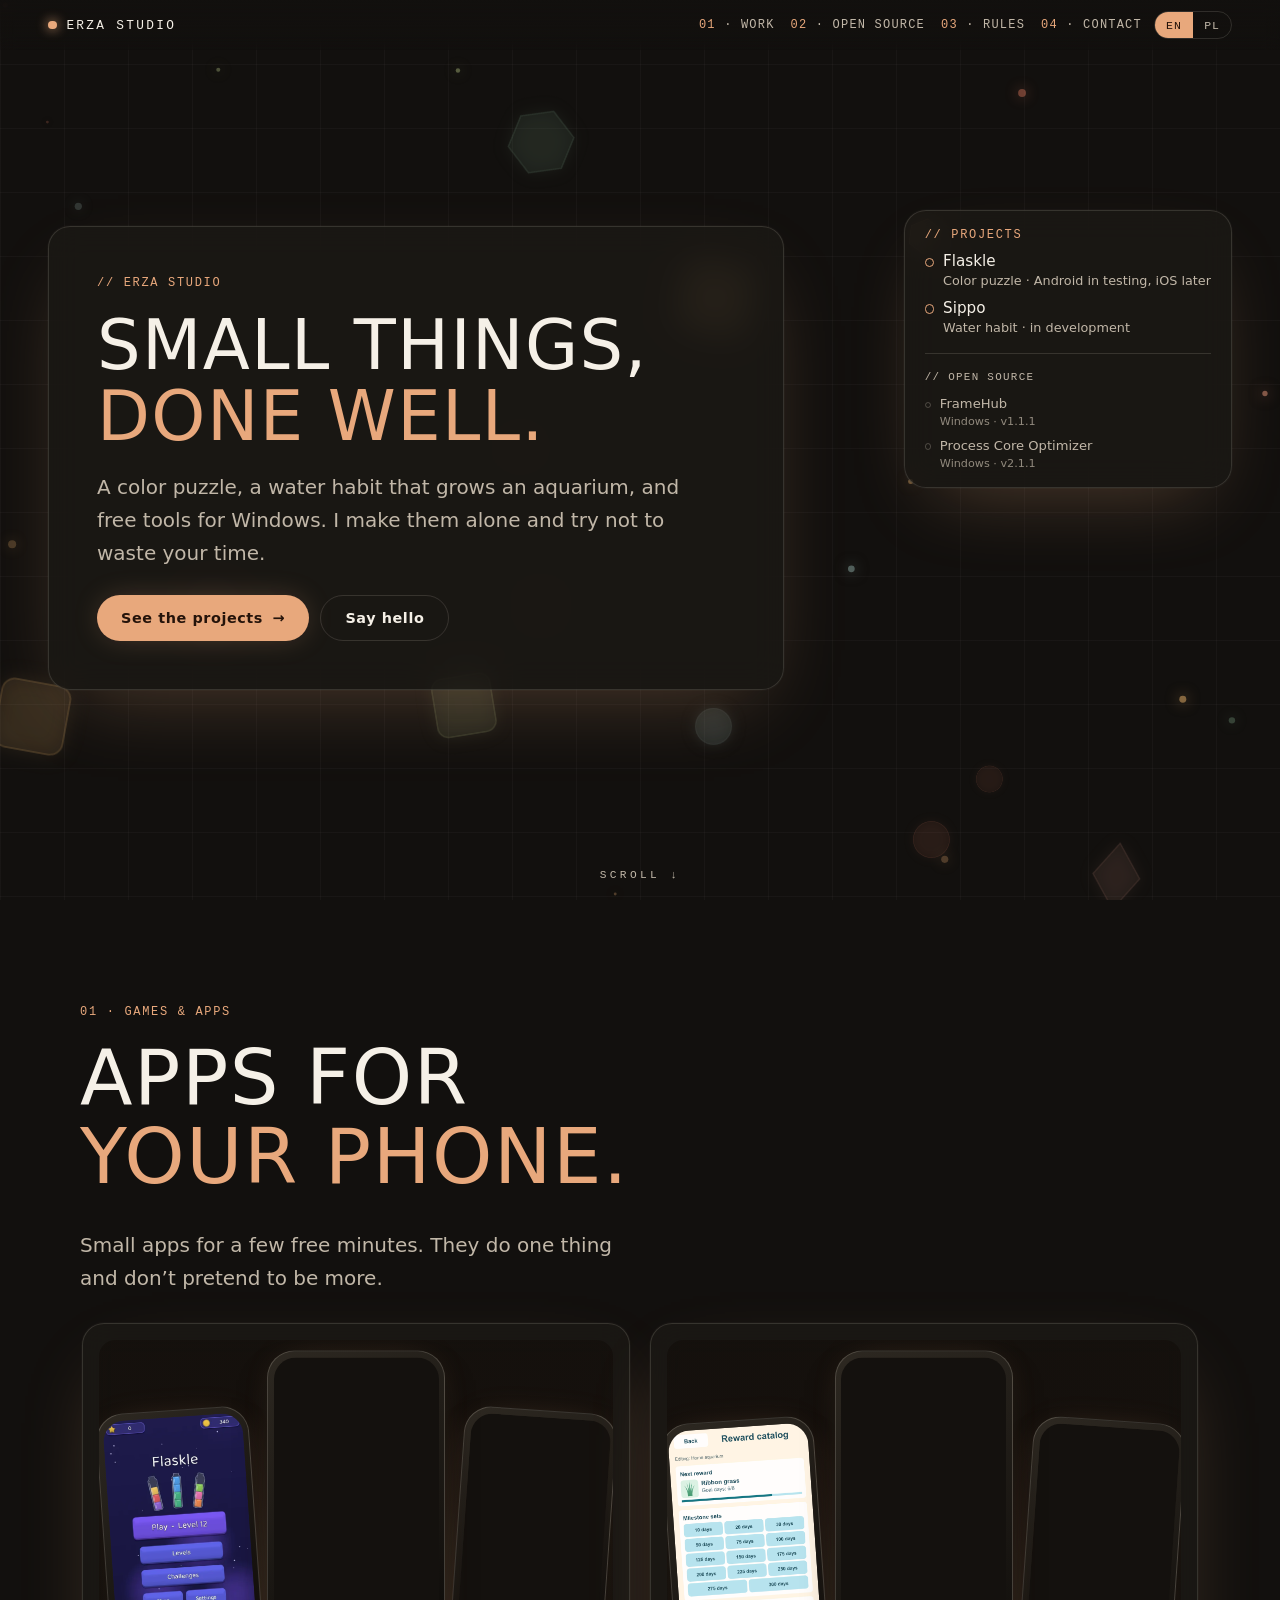
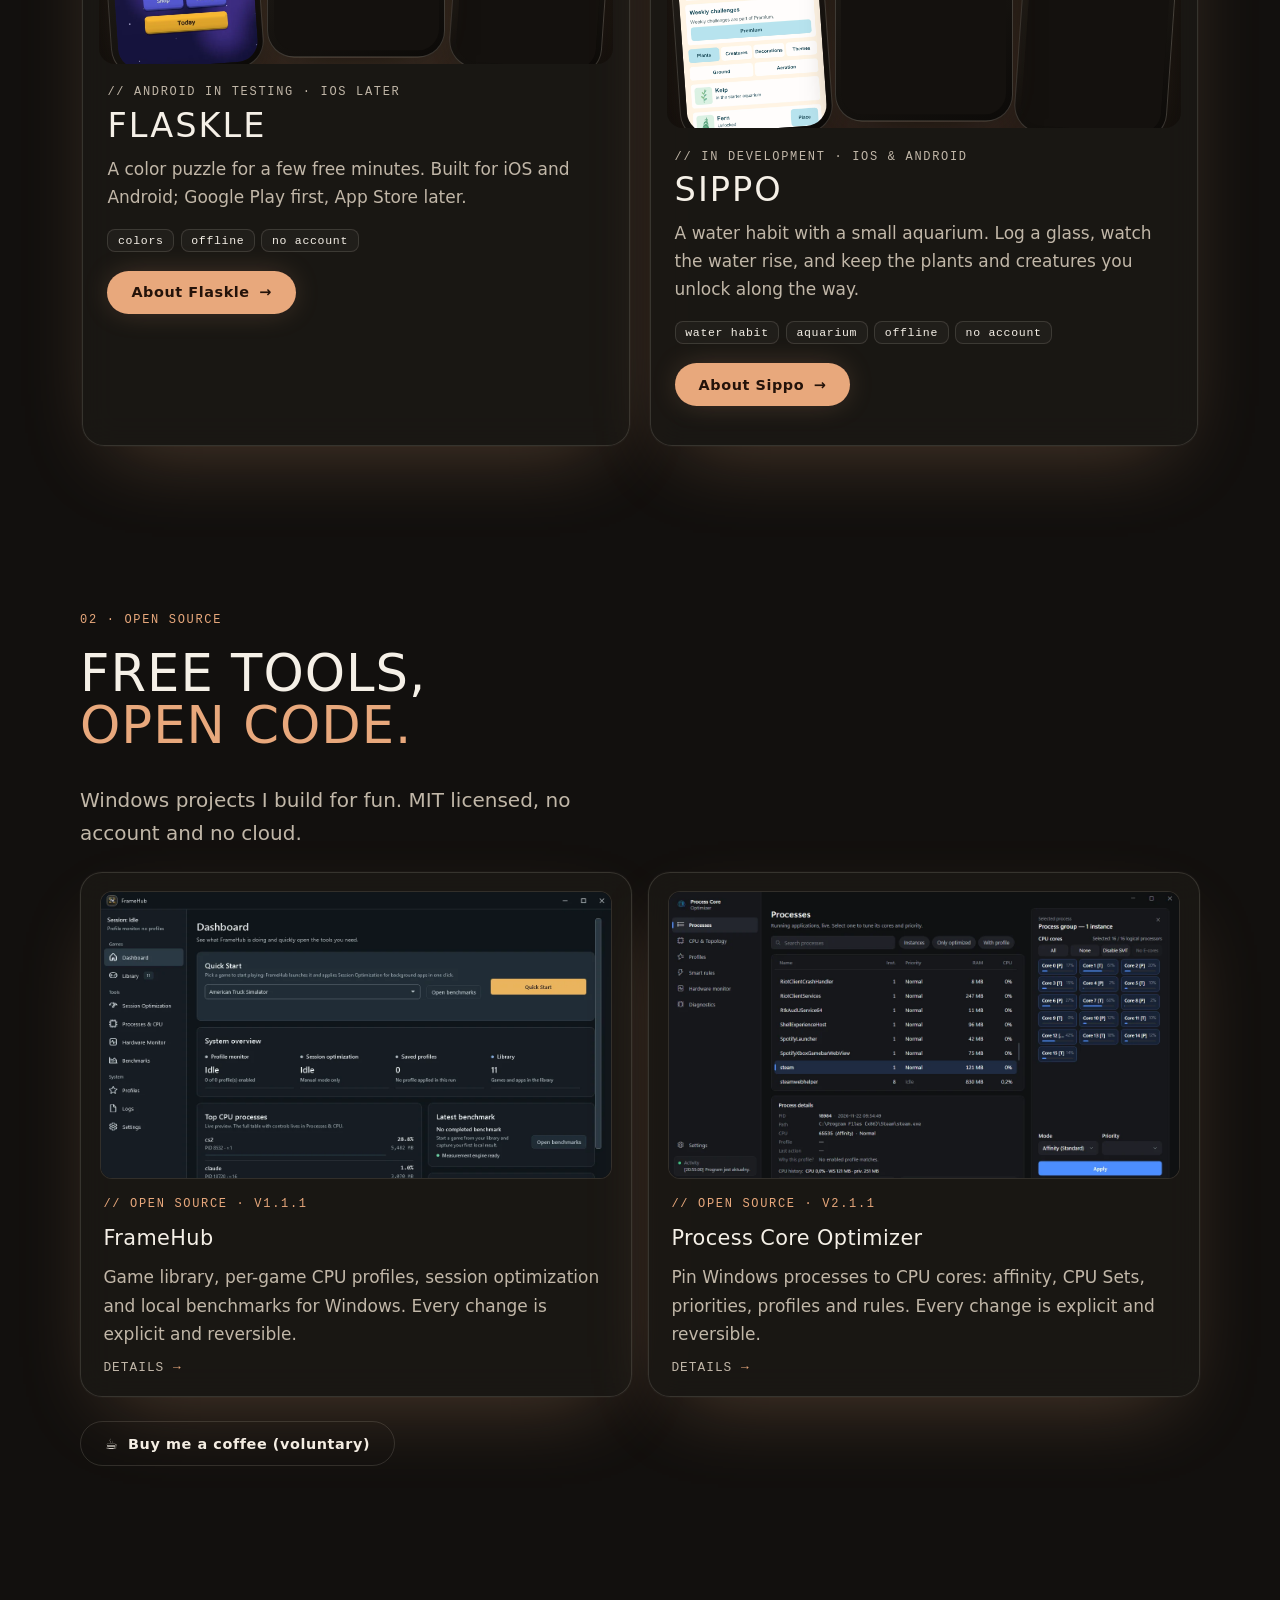
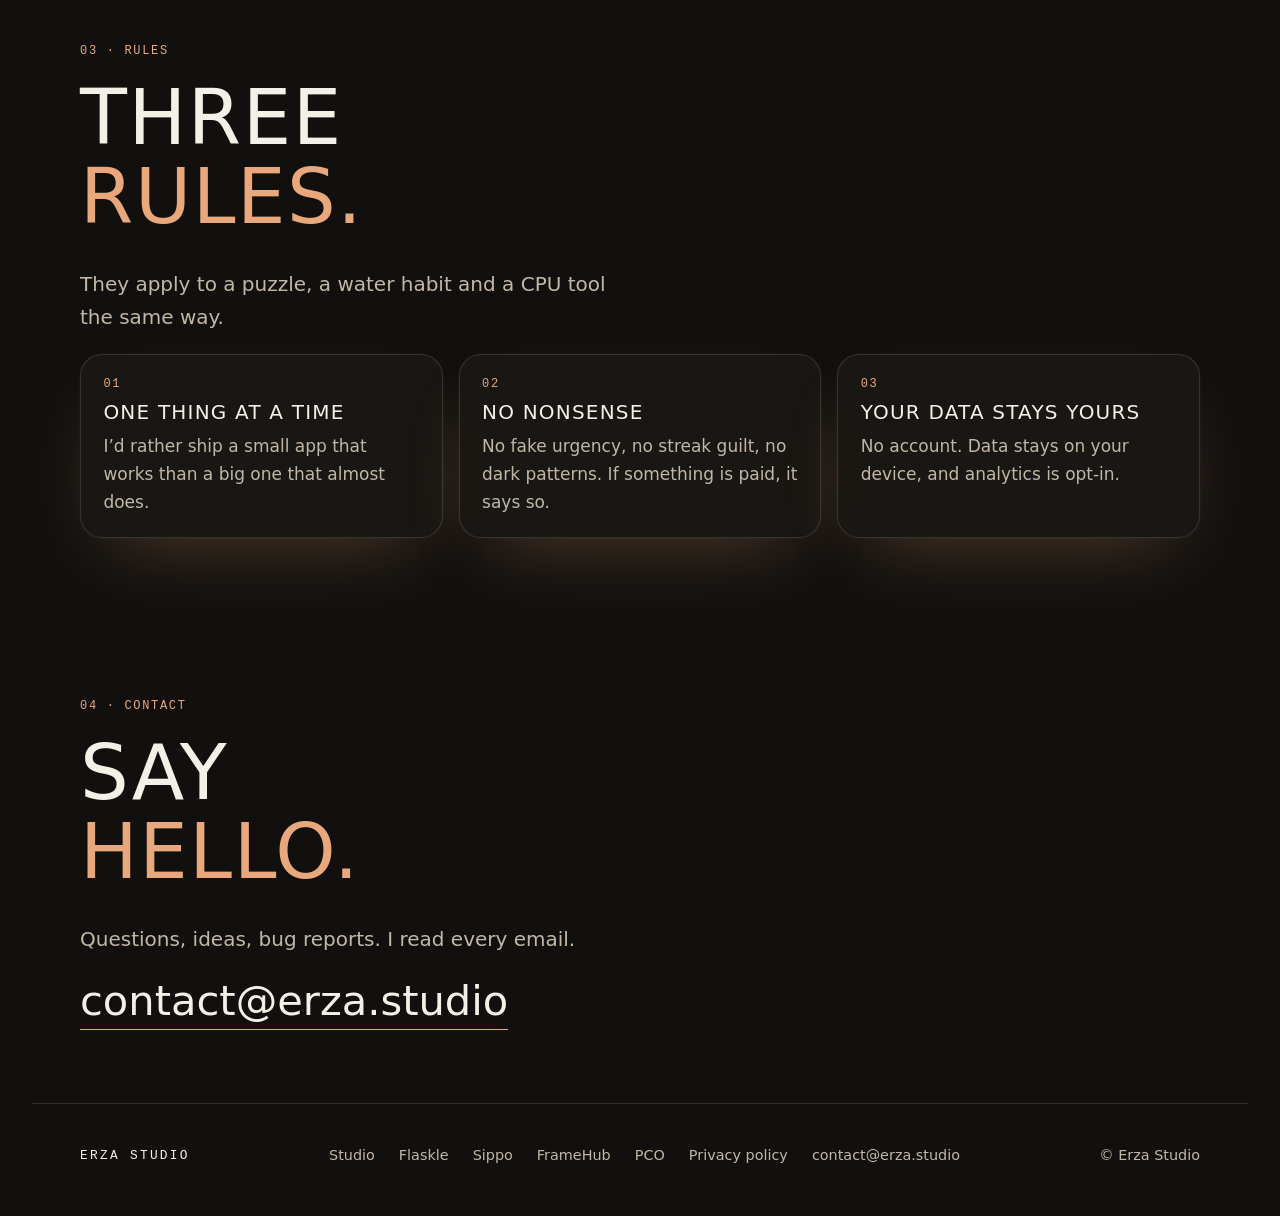
<file: index.html>
<!doctype html>
<html lang="en" data-lang="en">
<head>
<meta charset="utf-8">
<meta name="viewport" content="width=device-width, initial-scale=1">
<meta name="color-scheme" content="dark">
<meta name="theme-color" content="#12100e">
<title data-pl="Erza Studio · Gry i aplikacje na telefon">Erza Studio · Games and apps for phones</title>
<meta name="description" data-en="Flaskle, Sippo and free open-source tools for Windows. Made by one person, without accounts or noise." data-pl="Flaskle, Sippo i darmowe narzędzia open source na Windows. Robione przez jedną osobę, bez kont i zbędnego hałasu." content="Flaskle, Sippo and free open-source tools for Windows. Made by one person, without accounts or noise.">
<meta property="og:type" content="website">
<meta property="og:url" content="https://erza.studio/">
<meta property="og:site_name" content="Erza Studio">
<meta property="og:title" data-en="Erza Studio · Games and apps for phones" data-pl="Erza Studio · Gry i aplikacje na telefon" content="Erza Studio · Games and apps for phones">
<meta property="og:description" data-en="Flaskle, Sippo and free open-source tools for Windows. Made by one person." data-pl="Flaskle, Sippo i darmowe narzędzia open source na Windows. Robione przez jedną osobę." content="Flaskle, Sippo and free open-source tools for Windows. Made by one person.">
<meta property="og:image" content="https://erza.studio/sippo/shots/aquarium-en.webp?v=2">
<meta name="twitter:card" content="summary_large_image">
<link rel="canonical" href="https://erza.studio/">
<link rel="icon" href="favicon.svg" type="image/svg+xml">
<link rel="stylesheet" href="studio.css">
<script>document.documentElement.classList.add("js")</script>
</head>
<body>
<a class="skip" href="#main"><span data-l="en">Skip to content</span><span data-l="pl">Przejdź do treści</span></a>

<header class="top">
  <a class="brand" href="#top" aria-label="Erza Studio"><span class="dot" aria-hidden="true"></span>ERZA STUDIO</a>
  <nav aria-label="Main" data-al-en="Main" data-al-pl="Główna">
    <a href="#work"><b>01</b><span> · <span data-l="en">Work</span><span data-l="pl">Projekty</span></span></a>
    <a href="#opensource"><b>02</b><span> · <span data-l="en">Open source</span><span data-l="pl">Open source</span></span></a>
    <a href="#approach"><b>03</b><span> · <span data-l="en">Rules</span><span data-l="pl">Zasady</span></span></a>
    <a href="#contact"><b>04</b><span> · <span data-l="en">Contact</span><span data-l="pl">Kontakt</span></span></a>
  </nav>
  <div class="lang" role="group" aria-label="Language" data-al-en="Language" data-al-pl="Język">
    <button type="button" data-set="en" aria-pressed="true">EN</button><button type="button" data-set="pl" aria-pressed="false">PL</button>
  </div>
</header>

<main id="main">

<section class="hero" id="top">
  <canvas id="bg" aria-hidden="true"></canvas>
  <div class="hero-in">
    <div class="glass glow hero-card reveal">
      <p class="label">// ERZA STUDIO</p>
      <h1><span data-l="en">Small things,<br><em>done well.</em></span><span data-l="pl">Małe rzeczy,<br><em>zrobione porządnie.</em></span></h1>
      <p class="lead"><span data-l="en">A color puzzle, a water habit that grows an aquarium, and free tools for Windows. I make them alone and try not to waste your time.</span><span data-l="pl">Kolorowa łamigłówka, nawyk picia wody, który rozrasta akwarium, i darmowe narzędzia na Windows. Robię je sam i staram się nie zabierać Ci czasu.</span></p>
      <div class="hero-actions">
        <a class="btn" href="#work"><span data-l="en">See the projects</span><span data-l="pl">Zobacz projekty</span> <span aria-hidden="true">→</span></a>
        <a class="btn ghost-link" href="#contact"><span data-l="en">Say hello</span><span data-l="pl">Napisz do mnie</span></a>
      </div>
    </div>
    <aside class="glass glow status reveal" aria-label="Projects" data-al-en="Projects" data-al-pl="Projekty">
      <p class="label">// <span data-l="en">PROJECTS</span><span data-l="pl">PROJEKTY</span></p>
      <ul class="plist">
        <li><span class="pd" aria-hidden="true"></span><b><a href="flaskle/">Flaskle</a></b><em><span data-l="en">Color puzzle · Android in testing, iOS later</span><span data-l="pl">Łamigłówka · Android w testach, iOS później</span></em></li>
        <li><span class="pd" aria-hidden="true"></span><b><a href="sippo/">Sippo</a></b><em><span data-l="en">Water habit · in development</span><span data-l="pl">Nawyk picia wody · w budowie</span></em></li>
      </ul>
      <div class="status-more">
        <p class="label">// OPEN SOURCE</p>
        <ul class="plist plist-sub">
          <li><span class="pd" aria-hidden="true"></span><b><a href="framehub/">FrameHub</a></b><em>Windows · v1.1.1</em></li>
          <li><span class="pd" aria-hidden="true"></span><b><a href="pco/">Process Core Optimizer</a></b><em>Windows · v2.1.1</em></li>
        </ul>
      </div>
    </aside>
  </div>
  <p class="scrollhint" aria-hidden="true"><span data-l="en">SCROLL</span><span data-l="pl">PRZEWIŃ</span> ↓</p>
</section>

<section class="section work" id="work" aria-labelledby="work-h">
  <p class="label reveal">01 · <span data-l="en">GAMES &amp; APPS</span><span data-l="pl">GRY I APLIKACJE</span></p>
  <h2 id="work-h" class="reveal"><span data-l="en">Apps for<br><em>your phone.</em></span><span data-l="pl">Aplikacje<br><em>na telefon.</em></span></h2>
  <p class="lead reveal"><span data-l="en">Small apps for a few free minutes. They do one thing and don’t pretend to be more.</span><span data-l="pl">Małe aplikacje na kilka wolnych minut. Robią jedną rzecz i nie udają, że są czymś więcej.</span></p>

  <div class="carousel" data-carousel role="region" aria-label="Apps for your phone" data-al-en="Apps for your phone" data-al-pl="Aplikacje na telefon">
    <div class="carousel-track" data-track tabindex="0" aria-label="Apps for your phone" data-al-en="Apps for your phone" data-al-pl="Aplikacje na telefon">
    <article class="glass glow product carousel-card reveal">
      <a class="product-visual" href="flaskle/" tabindex="-1" aria-hidden="true">
        <div class="fan">
          <span class="phone"><img data-l="en" src="flaskle/shots/menu-en.webp?v=3" width="1080" height="1920" loading="lazy" decoding="async" alt=""><img data-l="pl" src="flaskle/shots/menu-pl.webp?v=3" width="1080" height="1920" loading="lazy" decoding="async" alt=""></span>
          <span class="phone"><img data-l="en" src="flaskle/shots/play-en.webp?v=2" width="1080" height="1920" loading="lazy" decoding="async" alt=""><img data-l="pl" src="flaskle/shots/play-pl.webp?v=2" width="1080" height="1920" loading="lazy" decoding="async" alt=""></span>
          <span class="phone"><img data-l="en" src="flaskle/shots/boss-en.webp?v=2" width="1080" height="1920" loading="lazy" decoding="async" alt=""><img data-l="pl" src="flaskle/shots/boss-pl.webp?v=2" width="1080" height="1920" loading="lazy" decoding="async" alt=""></span>
        </div>
      </a>
      <div class="product-body">
        <p class="label">// <span data-l="en">ANDROID IN TESTING · iOS LATER</span><span data-l="pl">ANDROID W TESTACH · iOS PÓŹNIEJ</span></p>
        <h3>Flaskle</h3>
        <p><span data-l="en">A color puzzle for a few free minutes. Built for iOS and Android; Google Play first, App Store later.</span><span data-l="pl">Kolorowa łamigłówka na kilka wolnych minut. Zbudowana na iOS i Androida; najpierw Google Play, potem App Store.</span></p>
        <ul class="chips" aria-label="Tags" data-al-en="Tags" data-al-pl="Tagi"><li><span data-l="en">colors</span><span data-l="pl">kolory</span></li><li>offline</li><li><span data-l="en">no account</span><span data-l="pl">bez konta</span></li></ul>
        <p class="product-links"><a class="btn" href="flaskle/"><span data-l="en">About Flaskle</span><span data-l="pl">O Flaskle</span> <span aria-hidden="true">→</span></a></p>
      </div>
    </article>

    <article class="glass glow product carousel-card reveal">
      <a class="product-visual" href="sippo/" tabindex="-1" aria-hidden="true">
        <div class="fan">
          <span class="phone"><img data-l="en" src="sippo/shots/collection-en.webp?v=2" width="1080" height="2341" loading="lazy" decoding="async" alt=""><img data-l="pl" src="sippo/shots/collection-pl.webp?v=2" width="1080" height="2341" loading="lazy" decoding="async" alt=""></span>
          <span class="phone"><img data-l="en" src="sippo/shots/aquarium-en.webp?v=2" width="1080" height="2341" loading="lazy" decoding="async" alt=""><img data-l="pl" src="sippo/shots/aquarium-pl.webp?v=2" width="1080" height="2341" loading="lazy" decoding="async" alt=""></span>
          <span class="phone"><img data-l="en" src="sippo/shots/history-en.webp?v=2" width="1080" height="2341" loading="lazy" decoding="async" alt=""><img data-l="pl" src="sippo/shots/history-pl.webp?v=2" width="1080" height="2341" loading="lazy" decoding="async" alt=""></span>
        </div>
      </a>
      <div class="product-body">
        <p class="label">// <span data-l="en">IN DEVELOPMENT · iOS &amp; ANDROID</span><span data-l="pl">W BUDOWIE · iOS I ANDROID</span></p>
        <h3>Sippo</h3>
        <p><span data-l="en">A water habit with a small aquarium. Log a glass, watch the water rise, and keep the plants and creatures you unlock along the way.</span><span data-l="pl">Nawyk picia wody z małym akwarium. Dodaj szklankę, patrz, jak podnosi się woda, i odblokowuj rośliny oraz stworki.</span></p>
        <ul class="chips" aria-label="Tags" data-al-en="Tags" data-al-pl="Tagi"><li><span data-l="en">water habit</span><span data-l="pl">nawyk picia</span></li><li><span data-l="en">aquarium</span><span data-l="pl">akwarium</span></li><li>offline</li><li><span data-l="en">no account</span><span data-l="pl">bez konta</span></li></ul>
        <p class="product-links"><a class="btn" href="sippo/"><span data-l="en">About Sippo</span><span data-l="pl">O Sippo</span> <span aria-hidden="true">→</span></a></p>
      </div>
    </article>
    </div>
    <div class="carousel-controls">
      <button type="button" class="carousel-arrow" data-prev aria-label="Previous app" data-al-en="Previous app" data-al-pl="Poprzednia aplikacja">←</button>
      <div class="carousel-dots" data-dots></div>
      <button type="button" class="carousel-arrow" data-next aria-label="Next app" data-al-en="Next app" data-al-pl="Następna aplikacja">→</button>
    </div>
  </div>
</section>

<section class="section side" id="opensource" aria-labelledby="oss-h">
  <p class="label reveal">02 · <span data-l="en">OPEN SOURCE</span><span data-l="pl">OPEN SOURCE</span></p>
  <h2 id="oss-h" class="h-sm reveal"><span data-l="en">Free tools,<br><em>open code.</em></span><span data-l="pl">Darmowe narzędzia,<br><em>otwarty kod.</em></span></h2>
  <p class="lead reveal"><span data-l="en">Windows projects I build for fun. MIT licensed, no account and no cloud.</span><span data-l="pl">Projekty na Windows, które robię dla przyjemności. Licencja MIT, bez konta i bez chmury.</span></p>
  <div class="side-grid">
    <a class="glass glow side-card reveal" href="framehub/"><span class="thumb"><img data-l="en" src="framehub/shots/dashboard-en.webp?v=2" width="1280" height="800" loading="lazy" decoding="async" alt=""><img data-l="pl" src="framehub/shots/dashboard-pl.webp?v=2" width="1280" height="800" loading="lazy" decoding="async" alt=""></span><span class="label">// OPEN SOURCE · v1.1.1</span><b>FrameHub</b><span><span data-l="en">Game library, per-game CPU profiles, session optimization and local benchmarks for Windows. Every change is explicit and reversible.</span><span data-l="pl">Biblioteka gier, profile CPU dla gier, optymalizacja sesji i lokalne benchmarki na Windows. Każda zmiana jest jawna i odwracalna.</span></span><em><span data-l="en">Details</span><span data-l="pl">Szczegóły</span> →</em></a>
    <a class="glass glow side-card reveal" href="pco/"><span class="thumb"><img data-l="en" src="pco/shots/processes-en.webp?v=2" width="1280" height="800" loading="lazy" decoding="async" alt=""><img data-l="pl" src="pco/shots/processes-pl.webp?v=2" width="1280" height="800" loading="lazy" decoding="async" alt=""></span><span class="label">// OPEN SOURCE · v2.1.1</span><b>Process Core Optimizer</b><span><span data-l="en">Pin Windows processes to CPU cores: affinity, CPU Sets, priorities, profiles and rules. Every change is explicit and reversible.</span><span data-l="pl">Przypinanie procesów Windows do rdzeni CPU: affinity, CPU Sets, priorytety, profile i reguły. Każda zmiana jest jawna i odwracalna.</span></span><em><span data-l="en">Details</span><span data-l="pl">Szczegóły</span> →</em></a>
  </div>
  <p class="reveal"><a class="btn ghost-link" href="https://buymeacoffee.com/9erza" rel="noopener">☕ <span data-l="en">Buy me a coffee (voluntary)</span><span data-l="pl">Postaw mi kawę (dobrowolnie)</span></a></p>
</section>

<section class="section" id="approach" aria-labelledby="approach-h">
  <p class="label reveal">03 · <span data-l="en">RULES</span><span data-l="pl">ZASADY</span></p>
  <h2 id="approach-h" class="reveal"><span data-l="en">Three<br><em>rules.</em></span><span data-l="pl">Trzy<br><em>zasady.</em></span></h2>
  <p class="lead reveal"><span data-l="en">They apply to a puzzle, a water habit and a CPU tool the same way.</span><span data-l="pl">Działają tak samo w łamigłówce, nawyku picia i narzędziu do CPU.</span></p>
  <ul class="feats">
    <li class="glass glow feat reveal"><p class="label">01</p><h3><span data-l="en">One thing at a time</span><span data-l="pl">Jedna rzecz naraz</span></h3><p><span data-l="en">I’d rather ship a small app that works than a big one that almost does.</span><span data-l="pl">Wolę wydać małą aplikację, która działa, niż dużą, która prawie działa.</span></p></li>
    <li class="glass glow feat reveal"><p class="label">02</p><h3><span data-l="en">No nonsense</span><span data-l="pl">Bez ściemy</span></h3><p><span data-l="en">No fake urgency, no streak guilt, no dark patterns. If something is paid, it says so.</span><span data-l="pl">Bez sztucznej presji, wyrzutów za przerwaną serię i manipulacji. Jeśli coś jest płatne, mówię o tym wprost.</span></p></li>
    <li class="glass glow feat reveal"><p class="label">03</p><h3><span data-l="en">Your data stays yours</span><span data-l="pl">Dane zostają u Ciebie</span></h3><p><span data-l="en">No account. Data stays on your device, and analytics is opt-in.</span><span data-l="pl">Bez konta. Dane zostają na Twoim urządzeniu, a analityka działa tylko za zgodą.</span></p></li>
  </ul>
</section>

<section class="section contact" id="contact" aria-labelledby="contact-h">
  <p class="label reveal">04 · <span data-l="en">CONTACT</span><span data-l="pl">KONTAKT</span></p>
  <h2 id="contact-h" class="reveal"><span data-l="en">Say<br><em>hello.</em></span><span data-l="pl">Napisz<br><em>do mnie.</em></span></h2>
  <p class="lead reveal"><span data-l="en">Questions, ideas, bug reports. I read every email.</span><span data-l="pl">Pytania, pomysły, błędy. Czytam każdą wiadomość.</span></p>
  <p class="reveal"><a class="mail" href="mailto:contact@erza.studio">contact@erza.studio</a></p>
</section>

</main>

<footer class="foot">
  <p class="brand-s">ERZA STUDIO</p>
  <nav aria-label="Footer" data-al-en="Footer" data-al-pl="Stopka">
    <a href="#top"><span data-l="en">Studio</span><span data-l="pl">Studio</span></a>
    <a href="flaskle/">Flaskle</a>
    <a href="sippo/">Sippo</a>
    <a href="framehub/">FrameHub</a>
    <a href="pco/">PCO</a>
    <a href="flaskle/privacy/"><span data-l="en">Privacy policy</span><span data-l="pl">Polityka prywatności</span></a>
    <a href="mailto:contact@erza.studio">contact@erza.studio</a>
  </nav>
  <p class="muted">© Erza Studio</p>
</footer>

<script src="studio.js" defer></script>
</body>
</html>
</file>
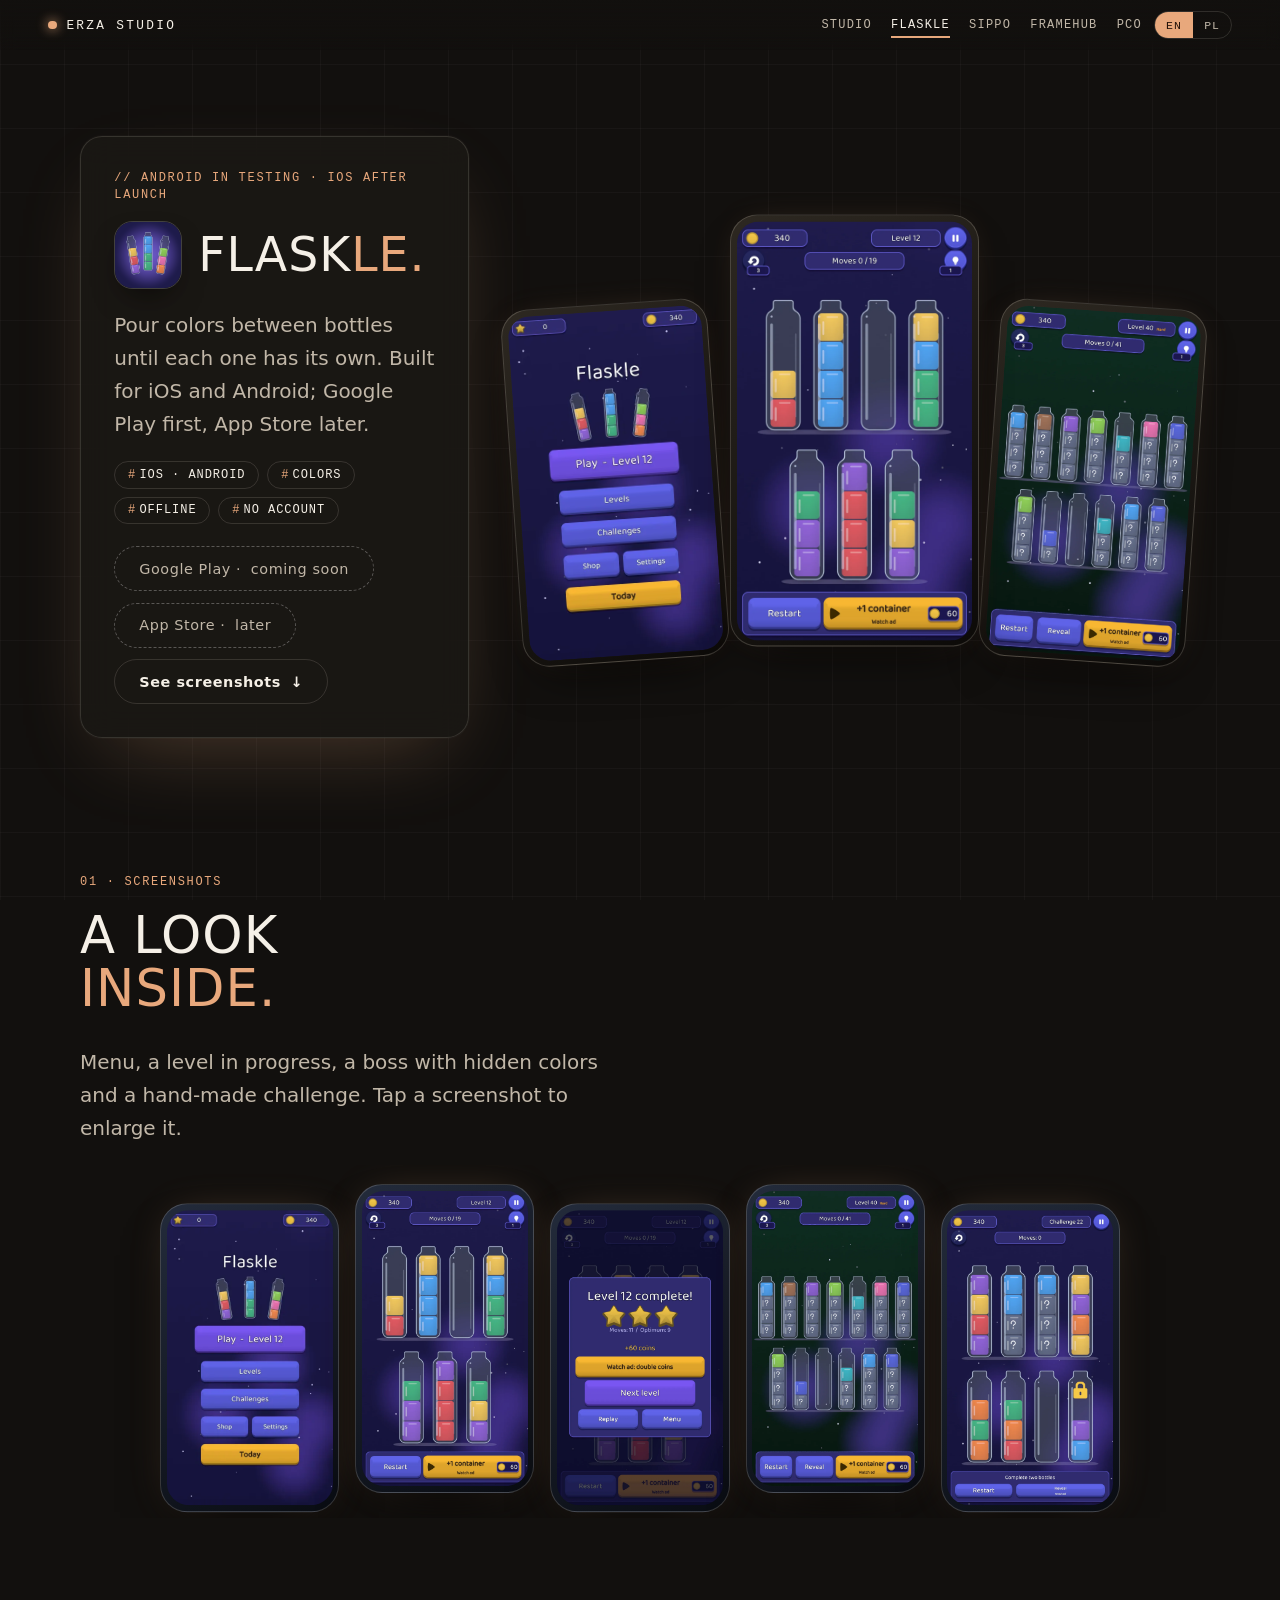
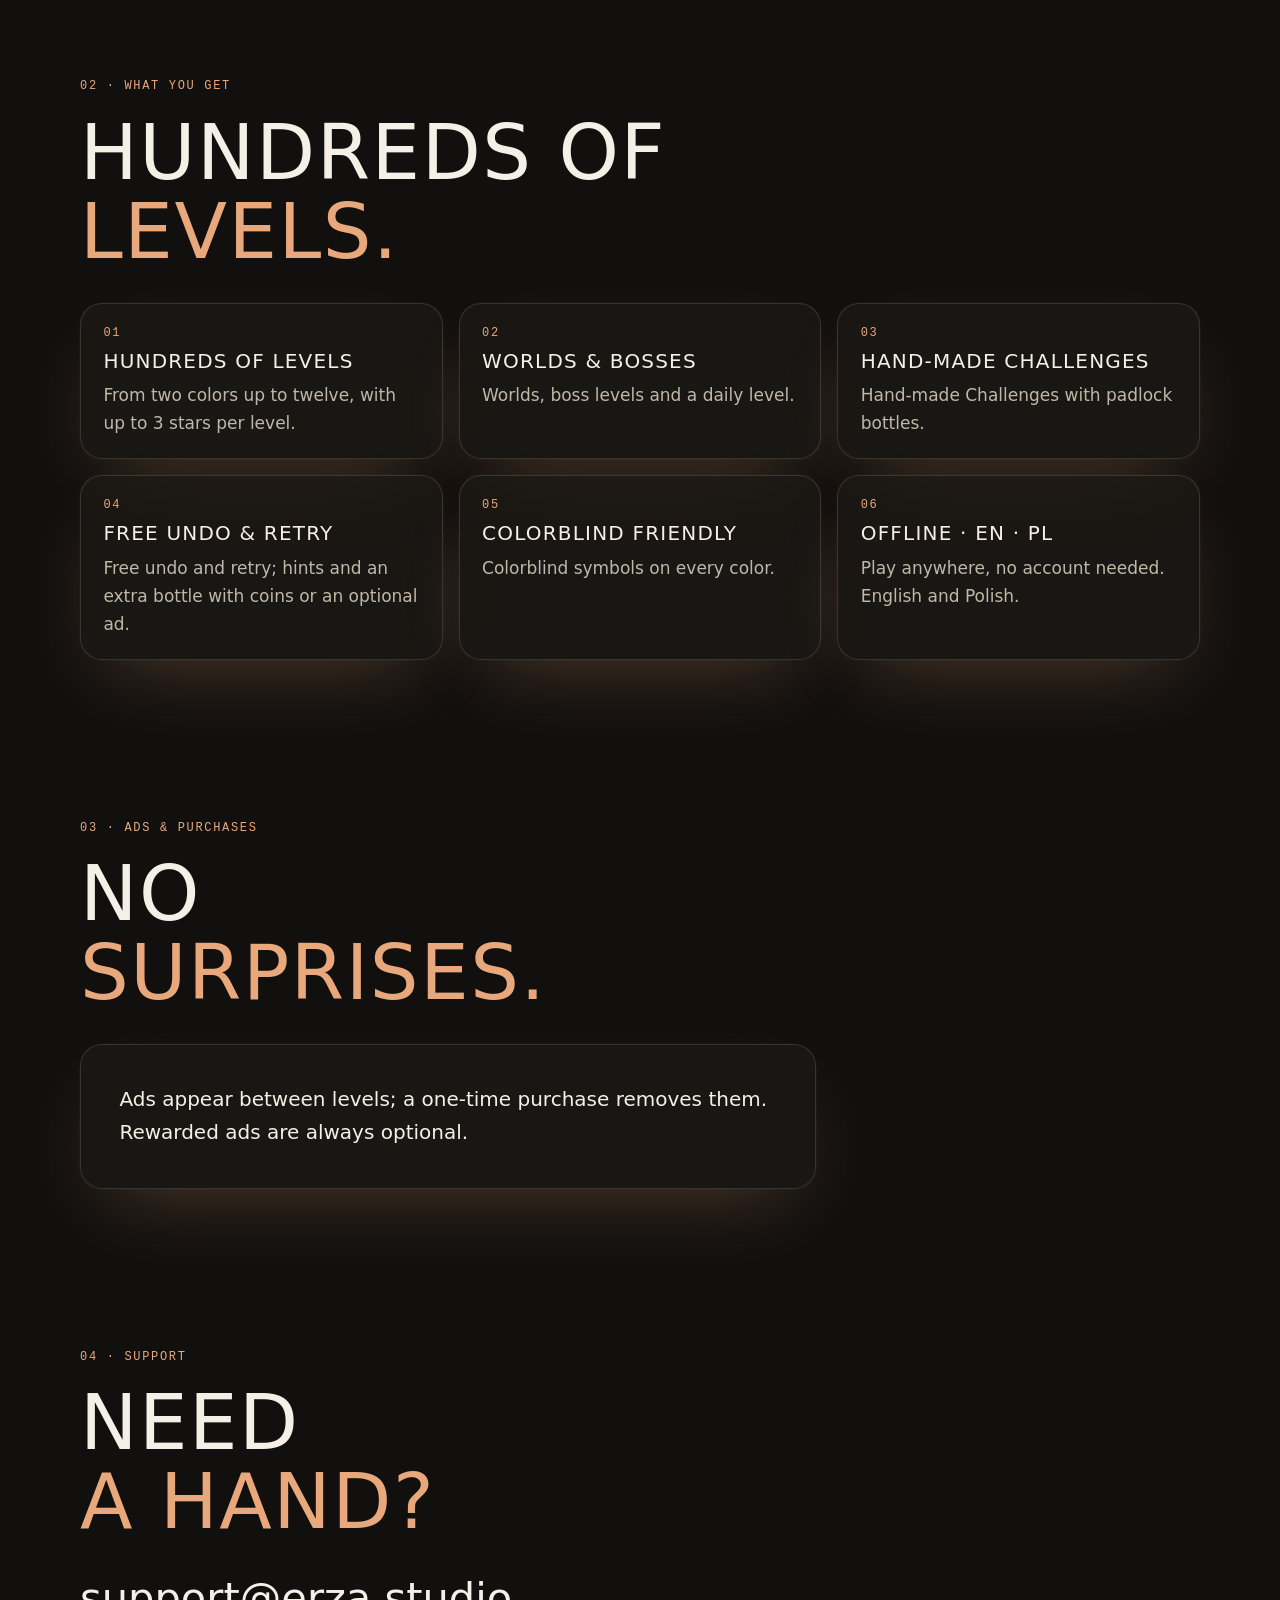
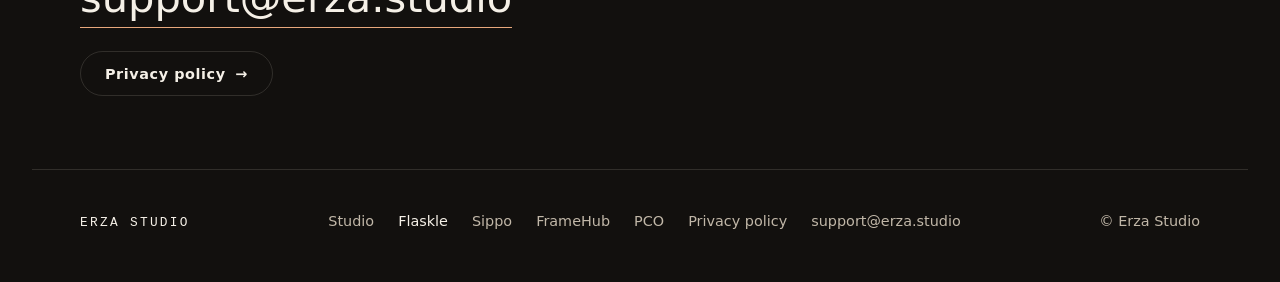
<file: flaskle/index.html>
<!doctype html>
<html lang="en" data-lang="en">
<head>
<meta charset="utf-8">
<meta name="viewport" content="width=device-width, initial-scale=1">
<meta name="color-scheme" content="dark">
<meta name="theme-color" content="#12100e">
<title data-pl="Flaskle · Erza Studio">Flaskle · Erza Studio</title>
<meta name="description" data-en="Flaskle: a color puzzle for Android and iOS. Pour colors between bottles, play offline and undo as often as you like." data-pl="Flaskle: kolorowa łamigłówka na Androida i iOS. Przelewaj kolory między butelkami, graj offline i cofaj ruchy, ile chcesz." content="Flaskle: a color puzzle for Android and iOS. Pour colors between bottles, play offline and undo as often as you like.">
<meta property="og:type" content="website">
<meta property="og:url" content="https://erza.studio/flaskle/">
<meta property="og:site_name" content="Erza Studio">
<meta property="og:title" data-en="Flaskle · Erza Studio" data-pl="Flaskle · Erza Studio" content="Flaskle · Erza Studio">
<meta property="og:description" data-en="A color puzzle for Android and iOS." data-pl="Kolorowa łamigłówka na Androida i iOS." content="A color puzzle for Android and iOS.">
<meta property="og:image" content="https://erza.studio/flaskle/shots/play-en.webp?v=2">
<meta name="twitter:card" content="summary_large_image">
<link rel="canonical" href="https://erza.studio/flaskle/">
<link rel="icon" href="../favicon.svg" type="image/svg+xml">
<link rel="stylesheet" href="../studio.css">
<script>document.documentElement.classList.add("js")</script>
</head>
<body class="sub">
<a class="skip" href="#main"><span data-l="en">Skip to content</span><span data-l="pl">Przejdź do treści</span></a>
<header class="top"><a class="brand" href="../" aria-label="Erza Studio"><span class="dot" aria-hidden="true"></span>ERZA STUDIO</a><nav aria-label="Main" data-al-en="Main" data-al-pl="Główna"><a href="../">Studio</a><a href="../flaskle/" aria-current="page">Flaskle</a><a href="../sippo/">Sippo</a><a href="../framehub/">FrameHub</a><a href="../pco/">PCO</a></nav><div class="lang" role="group" aria-label="Language" data-al-en="Language" data-al-pl="Język"><button type="button" data-set="en" aria-pressed="true">EN</button><button type="button" data-set="pl" aria-pressed="false">PL</button></div></header>
<main id="main">

<section class="gp-hero app-hero">
  <div class="glass glow gp-card reveal">
    <p class="label">// <span data-l="en">ANDROID IN TESTING · iOS AFTER LAUNCH</span><span data-l="pl">ANDROID W TESTACH · iOS PO PREMIERZE</span></p>
    <div class="app-title"><img class="app-icon" src="icon.png" width="512" height="512" alt=""><h1 class="app-h1">Flask<em>le.</em></h1></div>
    <p class="lead"><span data-l="en">Pour colors between bottles until each one has its own. Built for iOS and Android; Google Play first, App Store later.</span><span data-l="pl">Przelewaj kolory między butelkami, aż każdy będzie miał swoją. Zbudowana na iOS i Androida; najpierw Google Play, potem App Store.</span></p>
    <ul class="tags" aria-label="Tags" data-al-en="Tags" data-al-pl="Tagi"><li>iOS · Android</li><li><span data-l="en">colors</span><span data-l="pl">kolory</span></li><li>offline</li><li><span data-l="en">no account</span><span data-l="pl">bez konta</span></li></ul>
    <div class="buttons"><span class="btn ghost" aria-disabled="true">Google Play · <span data-l="en">coming soon</span><span data-l="pl">wkrótce</span></span><span class="btn ghost" aria-disabled="true">App Store · <span data-l="en">later</span><span data-l="pl">później</span></span><a class="btn ghost-link" href="#shots"><span data-l="en">See screenshots</span><span data-l="pl">Zobacz zrzuty</span> <span aria-hidden="true">↓</span></a></div>
  </div>
  <div class="app-right hero-phones reveal">
    <div class="fan">
      <span class="phone"><img data-l="en" src="shots/menu-en.webp?v=2" width="1080" height="1920" loading="lazy" decoding="async" alt="Flaskle main menu"><img data-l="pl" src="shots/menu-pl.webp?v=2" width="1080" height="1920" loading="lazy" decoding="async" alt="Menu główne Flaskle"></span>
      <span class="phone"><img data-l="en" src="shots/play-en.webp?v=2" width="1080" height="1920" fetchpriority="high" decoding="async" alt="Flaskle gameplay: bottles with mixed colors and the level header"><img data-l="pl" src="shots/play-pl.webp?v=2" width="1080" height="1920" decoding="async" alt="Rozgrywka w Flaskle: butelki z wymieszanymi kolorami i nagłówek poziomu"></span>
      <span class="phone"><img data-l="en" src="shots/boss-en.webp?v=2" width="1080" height="1920" loading="lazy" decoding="async" alt="Flaskle boss level with hidden colors"><img data-l="pl" src="shots/boss-pl.webp?v=2" width="1080" height="1920" loading="lazy" decoding="async" alt="Poziom-boss z ukrytymi kolorami w Flaskle"></span>
    </div>
  </div>
</section>

<section class="section" id="shots" aria-labelledby="shots-h">
  <p class="label reveal">01 · <span data-l="en">SCREENSHOTS</span><span data-l="pl">ZRZUTY EKRANU</span></p>
  <h2 id="shots-h" class="h-sm reveal"><span data-l="en">A look<br><em>inside.</em></span><span data-l="pl">Zajrzyj<br><em>do środka.</em></span></h2>
  <p class="lead reveal"><span data-l="en">Menu, a level in progress, a boss with hidden colors and a hand-made challenge. Tap a screenshot to enlarge it.</span><span data-l="pl">Menu, poziom w trakcie, boss z ukrytymi kolorami i ręcznie ułożone wyzwanie. Dotknij zrzutu, aby go powiększyć.</span></p>
  <div class="gallery all reveal" tabindex="0" aria-label="Screenshots" data-al-en="Screenshots" data-al-pl="Zrzuty ekranu">
    <div class="gshot"><button type="button" class="frame phone" aria-label="Enlarge screenshot" data-al-en="Enlarge screenshot" data-al-pl="Powiększ zrzut ekranu"><img data-l="en" src="shots/menu-en.webp?v=2" width="1080" height="1920" loading="lazy" decoding="async" alt="Flaskle main menu"><img data-l="pl" src="shots/menu-pl.webp?v=2" width="1080" height="1920" loading="lazy" decoding="async" alt="Menu główne Flaskle"></button></div>
    <div class="gshot"><button type="button" class="frame phone" aria-label="Enlarge screenshot" data-al-en="Enlarge screenshot" data-al-pl="Powiększ zrzut ekranu"><img data-l="en" src="shots/play-en.webp?v=2" width="1080" height="1920" loading="lazy" decoding="async" alt="Flaskle gameplay"><img data-l="pl" src="shots/play-pl.webp?v=2" width="1080" height="1920" loading="lazy" decoding="async" alt="Rozgrywka w Flaskle"></button></div>
    <div class="gshot"><button type="button" class="frame phone" aria-label="Enlarge screenshot" data-al-en="Enlarge screenshot" data-al-pl="Powiększ zrzut ekranu"><img data-l="en" src="shots/win-en.webp?v=2" width="1080" height="1920" loading="lazy" decoding="async" alt="Flaskle level complete with three stars"><img data-l="pl" src="shots/win-pl.webp?v=2" width="1080" height="1920" loading="lazy" decoding="async" alt="Flaskle: ukończony poziom z trzema gwiazdkami"></button></div>
    <div class="gshot"><button type="button" class="frame phone" aria-label="Enlarge screenshot" data-al-en="Enlarge screenshot" data-al-pl="Powiększ zrzut ekranu"><img data-l="en" src="shots/boss-en.webp?v=2" width="1080" height="1920" loading="lazy" decoding="async" alt="Flaskle boss level with hidden colors"><img data-l="pl" src="shots/boss-pl.webp?v=2" width="1080" height="1920" loading="lazy" decoding="async" alt="Poziom-boss z ukrytymi kolorami w Flaskle"></button></div>
    <div class="gshot"><button type="button" class="frame phone" aria-label="Enlarge screenshot" data-al-en="Enlarge screenshot" data-al-pl="Powiększ zrzut ekranu"><img data-l="en" src="shots/lock-en.webp?v=2" width="1080" height="1920" loading="lazy" decoding="async" alt="Flaskle challenge with a padlock bottle"><img data-l="pl" src="shots/lock-pl.webp?v=2" width="1080" height="1920" loading="lazy" decoding="async" alt="Wyzwanie z butelką na kłódkę w Flaskle"></button></div>
  </div>
  <p class="shotnote swipe-hint reveal"><span data-l="en">Swipe sideways for more screenshots.</span><span data-l="pl">Przesuń w bok, aby zobaczyć więcej zrzutów.</span></p>
</section>

<section class="section" aria-labelledby="what-h">
  <p class="label reveal">02 · <span data-l="en">WHAT YOU GET</span><span data-l="pl">CO DOSTAJESZ</span></p>
  <h2 id="what-h" class="reveal"><span data-l="en">Hundreds of<br><em>levels.</em></span><span data-l="pl">Setki<br><em>poziomów.</em></span></h2>
  <ul class="feats"><li class="glass glow feat reveal"><p class="label">01</p><h3><span data-l="en">Hundreds of levels</span><span data-l="pl">Setki poziomów</span></h3><p><span data-l="en">From two colors up to twelve, with up to 3 stars per level.</span><span data-l="pl">Od dwóch do dwunastu kolorów, do 3 gwiazdek na poziom.</span></p></li><li class="glass glow feat reveal"><p class="label">02</p><h3><span data-l="en">Worlds &amp; bosses</span><span data-l="pl">Światy i bossy</span></h3><p><span data-l="en">Worlds, boss levels and a daily level.</span><span data-l="pl">Światy, poziomy-bossy i poziom dnia.</span></p></li><li class="glass glow feat reveal"><p class="label">03</p><h3><span data-l="en">Hand-made challenges</span><span data-l="pl">Ręczne wyzwania</span></h3><p><span data-l="en">Hand-made Challenges with padlock bottles.</span><span data-l="pl">Ręcznie ułożone wyzwania z butelką na kłódkę.</span></p></li><li class="glass glow feat reveal"><p class="label">04</p><h3><span data-l="en">Free undo &amp; retry</span><span data-l="pl">Darmowe cofanie</span></h3><p><span data-l="en">Free undo and retry; hints and an extra bottle with coins or an optional ad.</span><span data-l="pl">Darmowe cofanie i ponowienie; podpowiedź i dodatkowa butelka za monety lub opcjonalną reklamę.</span></p></li><li class="glass glow feat reveal"><p class="label">05</p><h3><span data-l="en">Colorblind friendly</span><span data-l="pl">Dla każdego oka</span></h3><p><span data-l="en">Colorblind symbols on every color.</span><span data-l="pl">Symbole dla osób z zaburzeniami widzenia barw.</span></p></li><li class="glass glow feat reveal"><p class="label">06</p><h3><span data-l="en">Offline · EN · PL</span><span data-l="pl">Offline · PL · EN</span></h3><p><span data-l="en">Play anywhere, no account needed. English and Polish.</span><span data-l="pl">Graj gdziekolwiek, bez konta. Polski i angielski.</span></p></li></ul>
</section>

<section class="section" aria-labelledby="fair-h">
  <p class="label reveal">03 · <span data-l="en">ADS &amp; PURCHASES</span><span data-l="pl">REKLAMY I ZAKUPY</span></p>
  <h2 id="fair-h" class="reveal"><span data-l="en">No<br><em>surprises.</em></span><span data-l="pl">Bez<br><em>niespodzianek.</em></span></h2>
  <div class="glass glow fair reveal"><p class="lead"><span data-l="en">Ads appear between levels; a one-time purchase removes them. Rewarded ads are always optional.</span><span data-l="pl">Reklamy pojawiają się między poziomami; jednorazowy zakup je usuwa. Reklamy z nagrodą są zawsze dobrowolne.</span></p></div>
</section>

<section class="section contact" aria-labelledby="sup-h">
  <p class="label reveal">04 · <span data-l="en">SUPPORT</span><span data-l="pl">WSPARCIE</span></p>
  <h2 id="sup-h" class="reveal"><span data-l="en">Need<br><em>a hand?</em></span><span data-l="pl">Potrzebujesz<br><em>pomocy?</em></span></h2>
  <p class="reveal"><a class="mail" href="mailto:support@erza.studio">support@erza.studio</a></p>
  <p class="reveal"><a class="btn ghost-link" href="privacy/"><span data-l="en">Privacy policy</span><span data-l="pl">Polityka prywatności</span> <span aria-hidden="true">→</span></a></p>
</section>

</main>
<footer class="foot"><p class="brand-s">ERZA STUDIO</p><nav aria-label="Footer" data-al-en="Footer" data-al-pl="Stopka"><a href="../">Studio</a><a href="../flaskle/" aria-current="page">Flaskle</a><a href="../sippo/">Sippo</a><a href="../framehub/">FrameHub</a><a href="../pco/">PCO</a><a href="../flaskle/privacy/"><span data-l="en">Privacy policy</span><span data-l="pl">Polityka prywatności</span></a><a href="mailto:support@erza.studio">support@erza.studio</a></nav><p class="muted">© Erza Studio</p></footer>
<script src="../studio.js" defer></script>
</body>
</html>
</file>
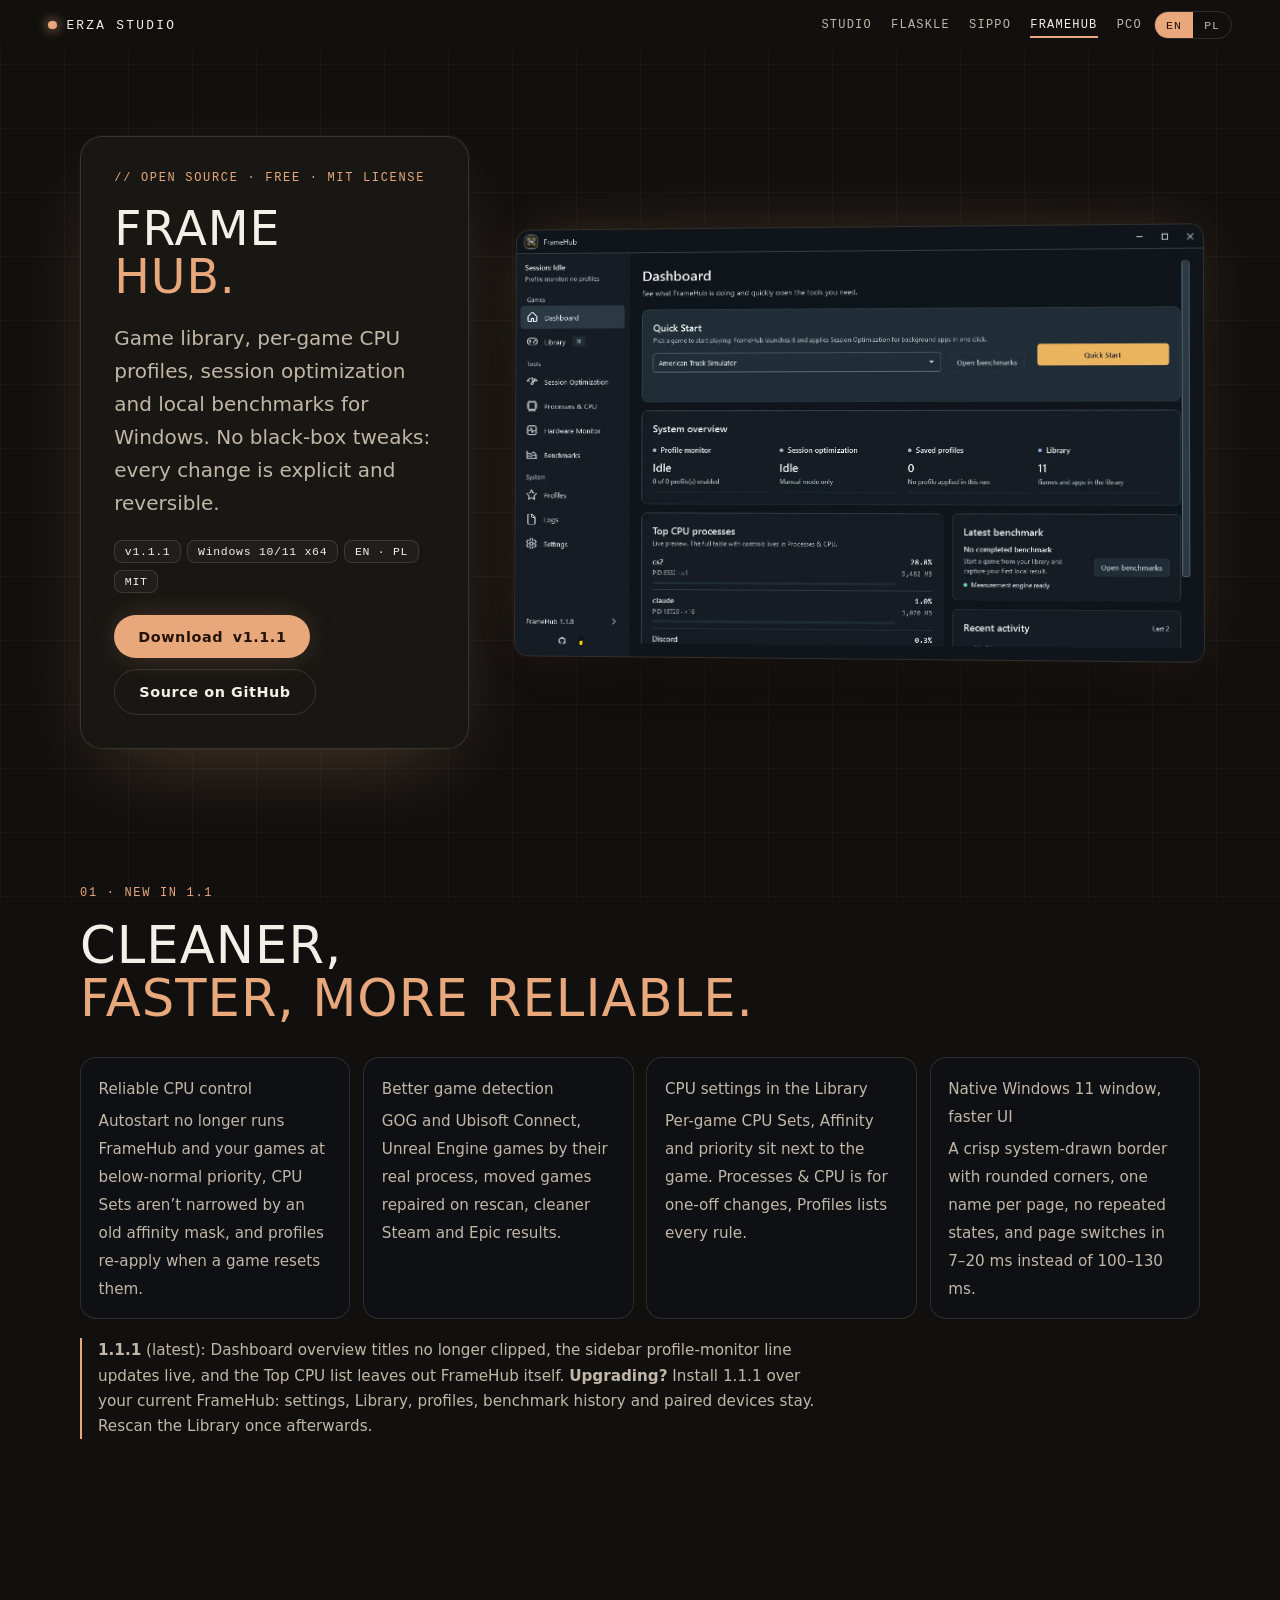
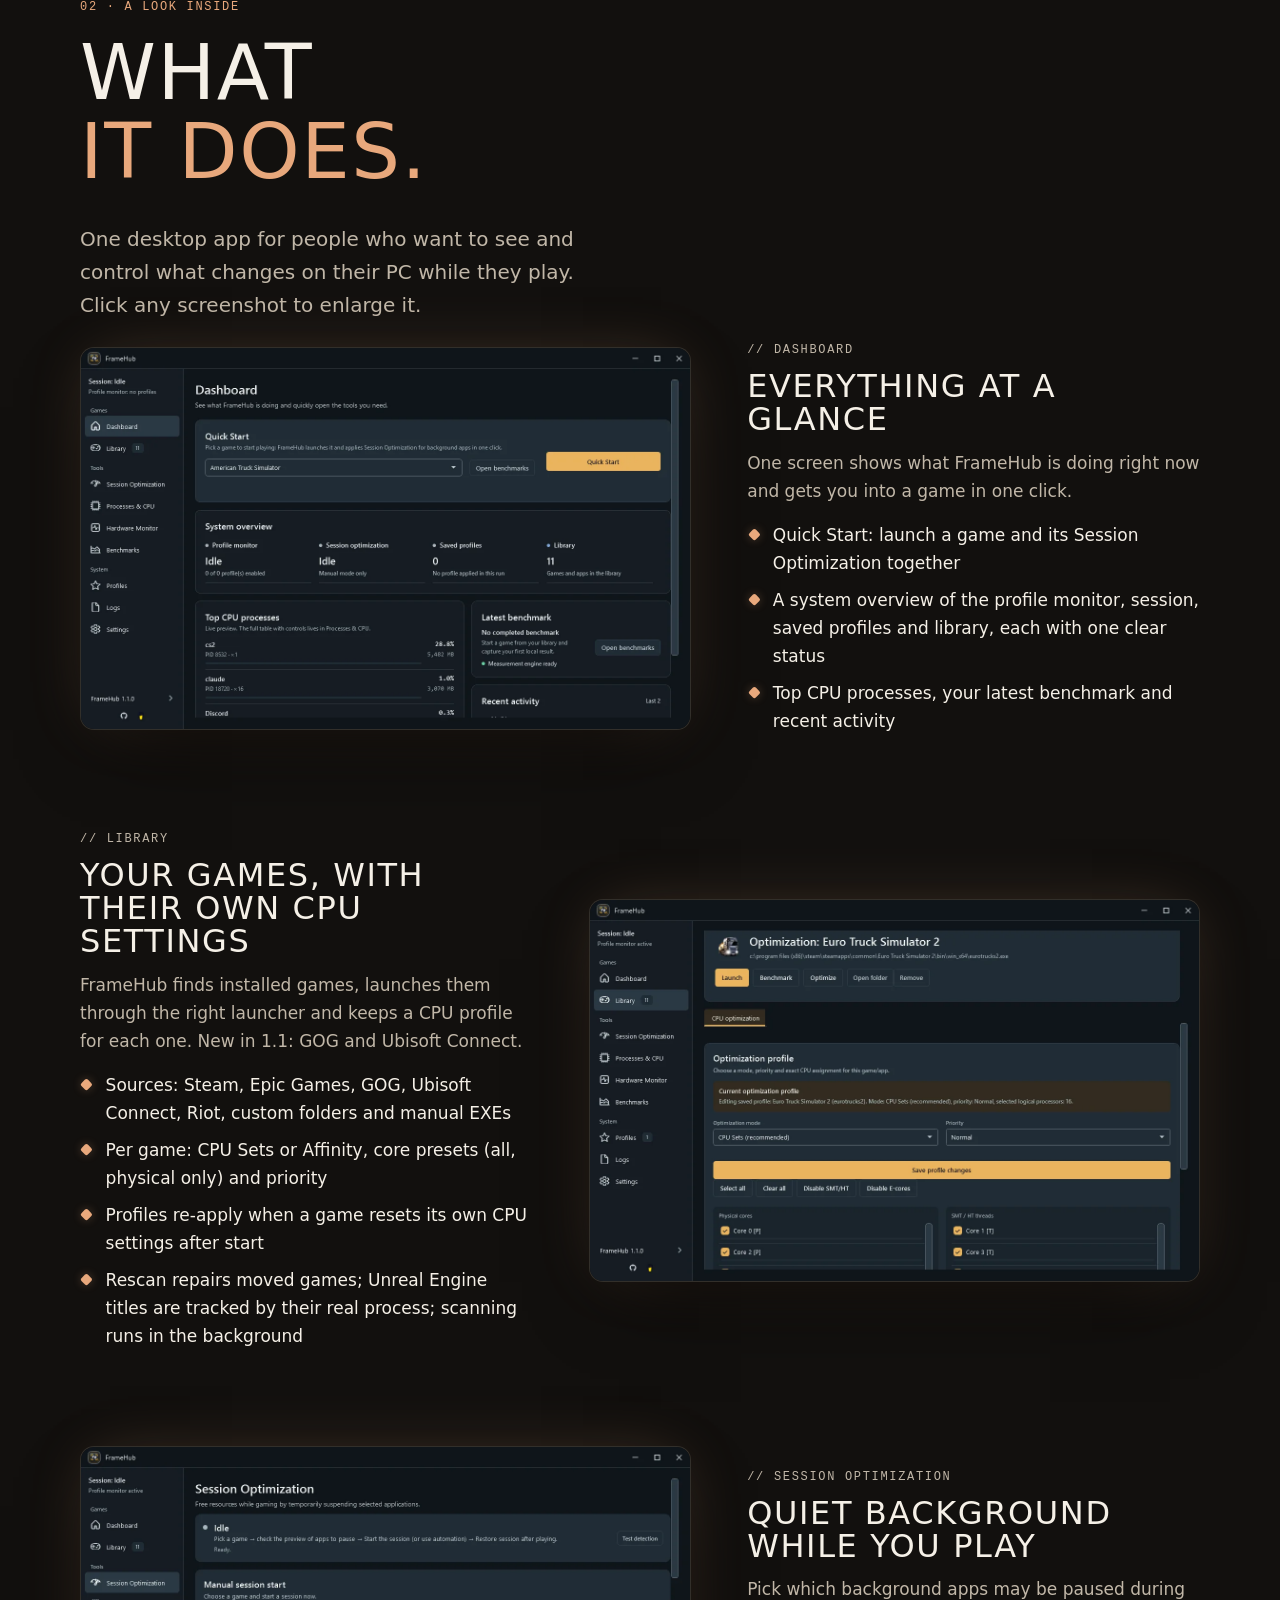
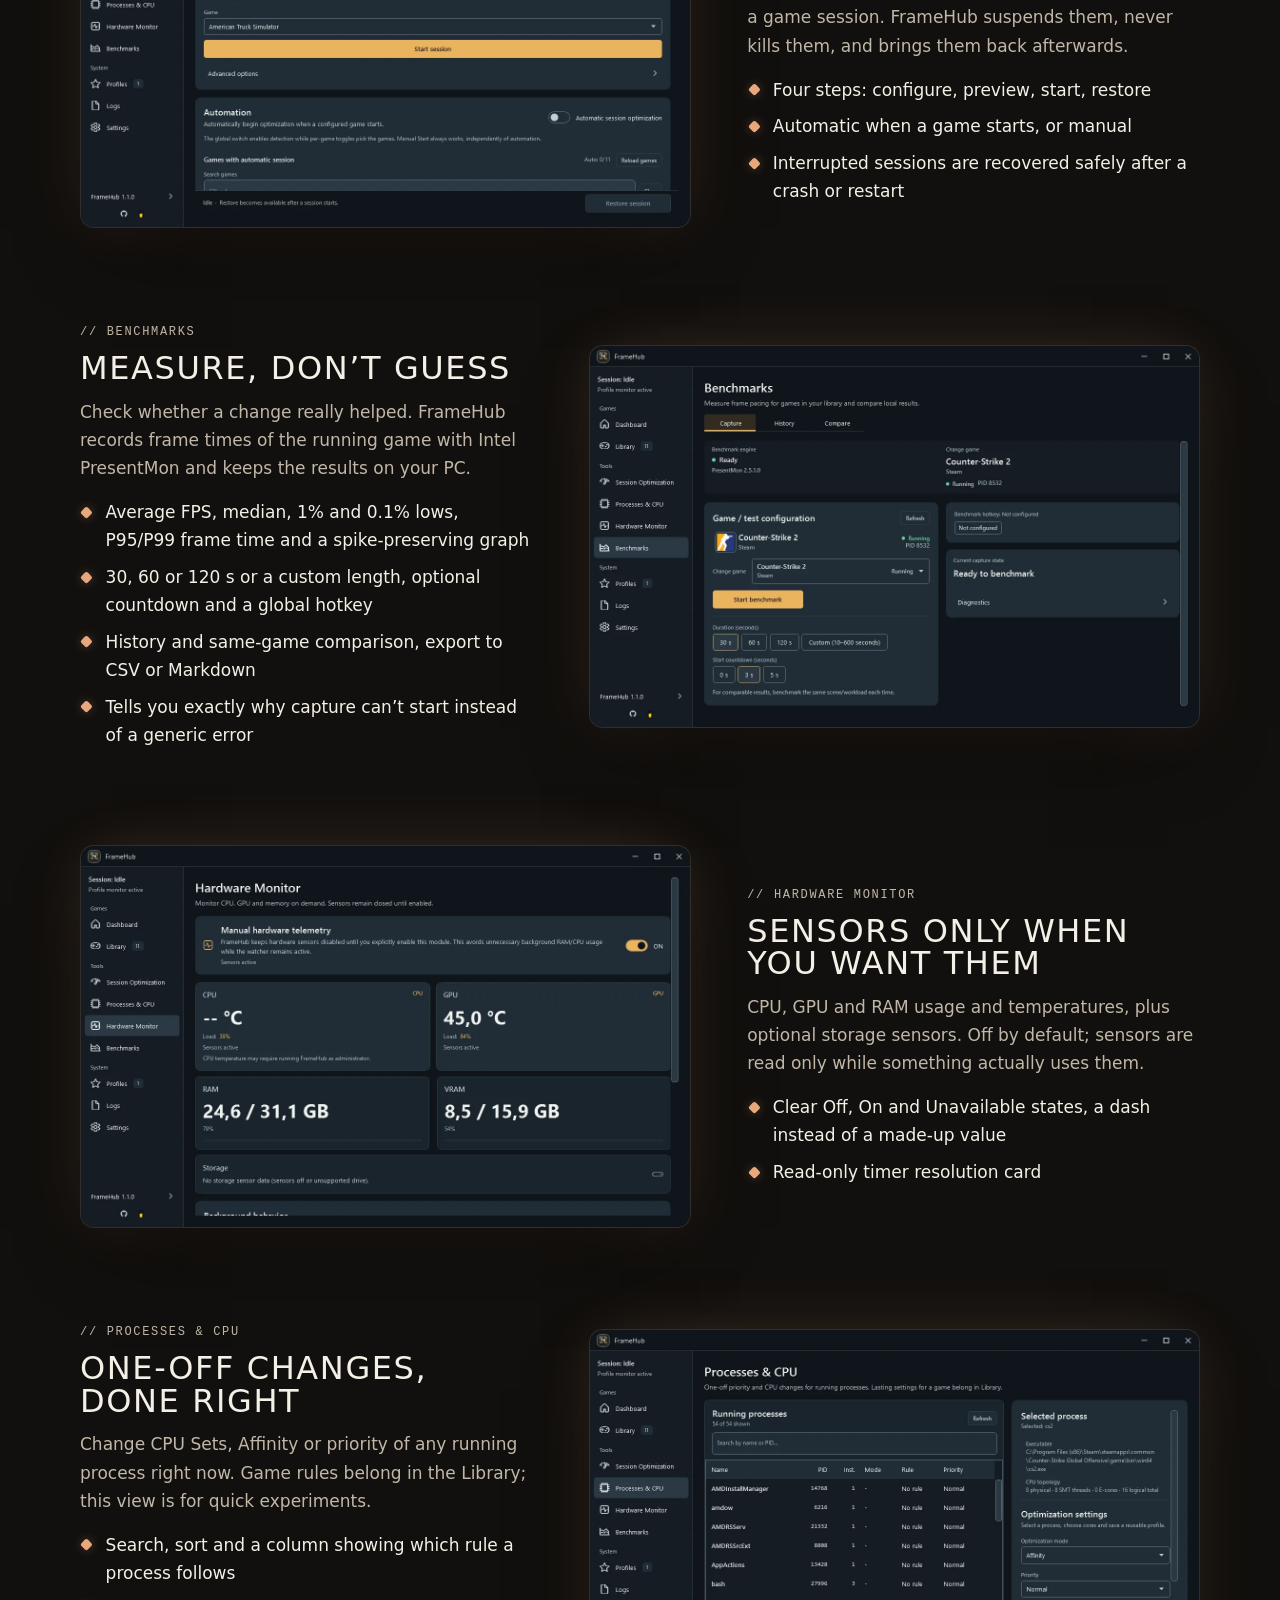
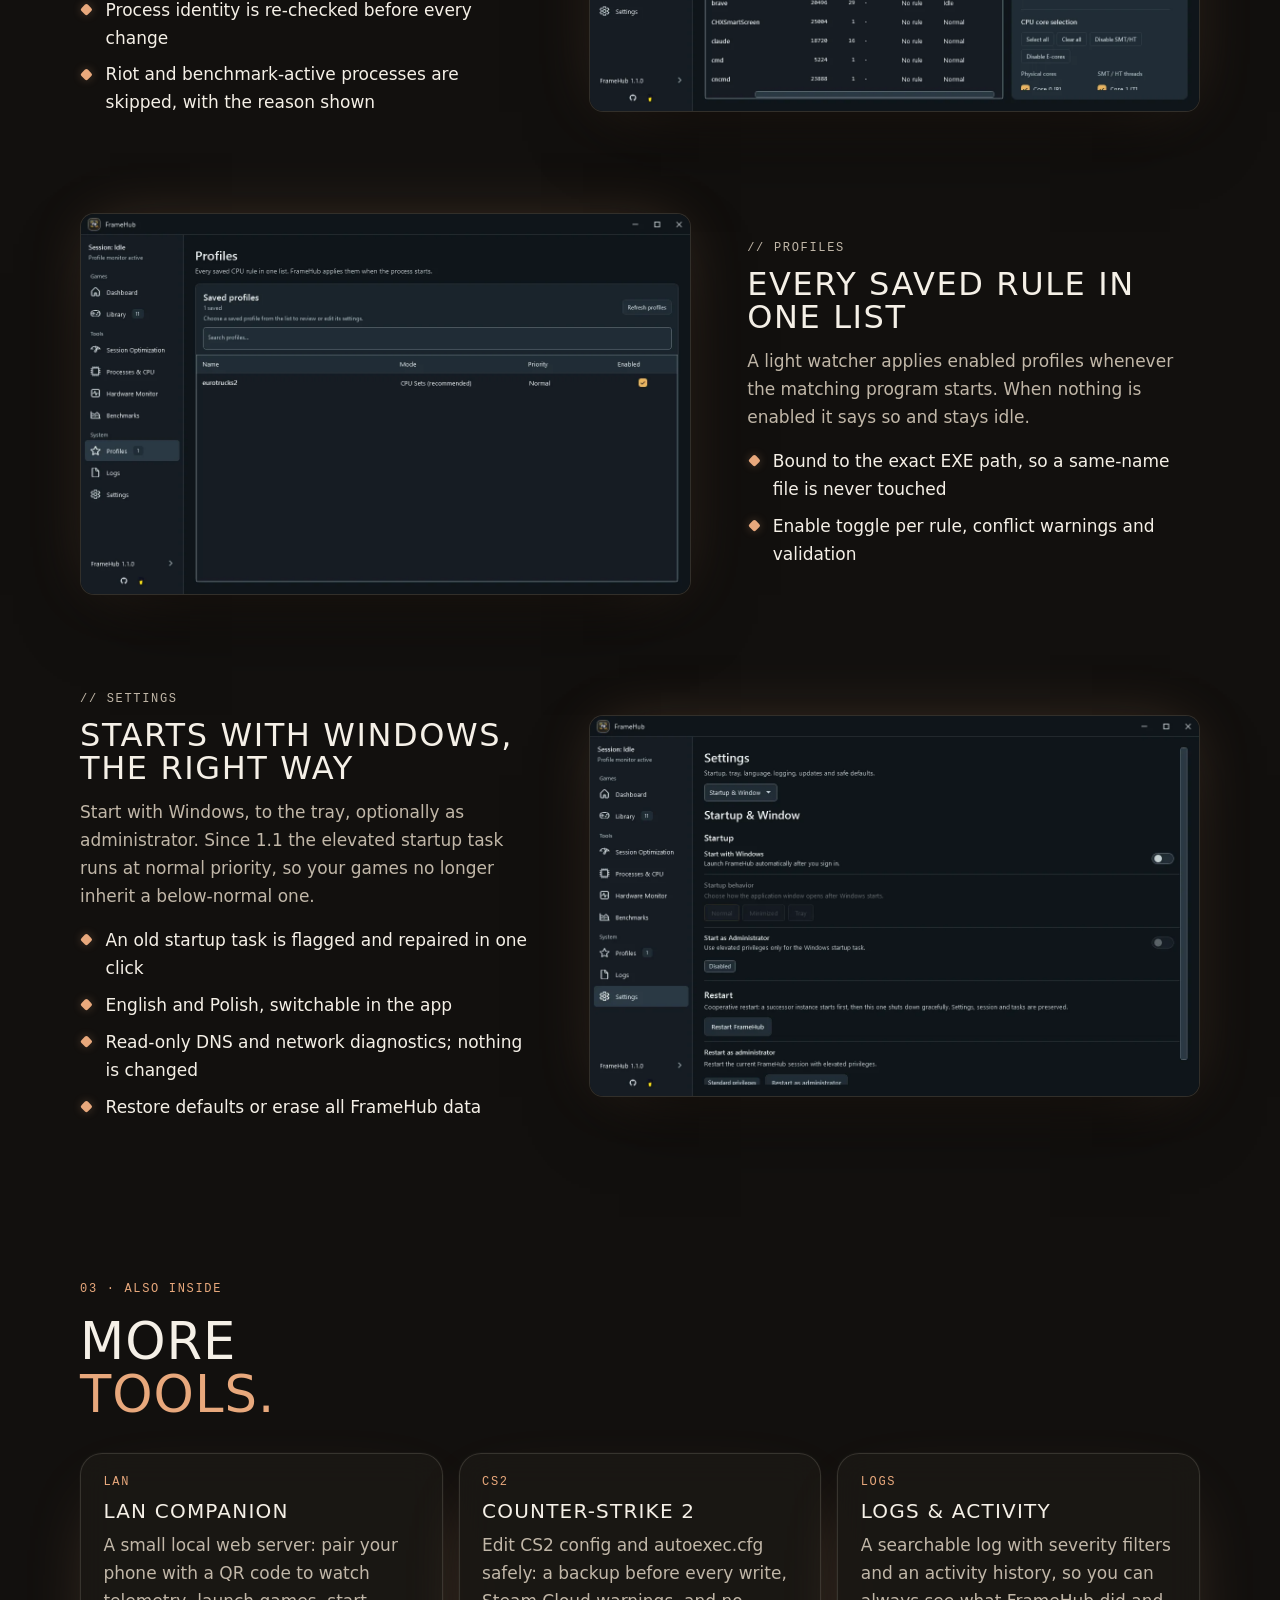
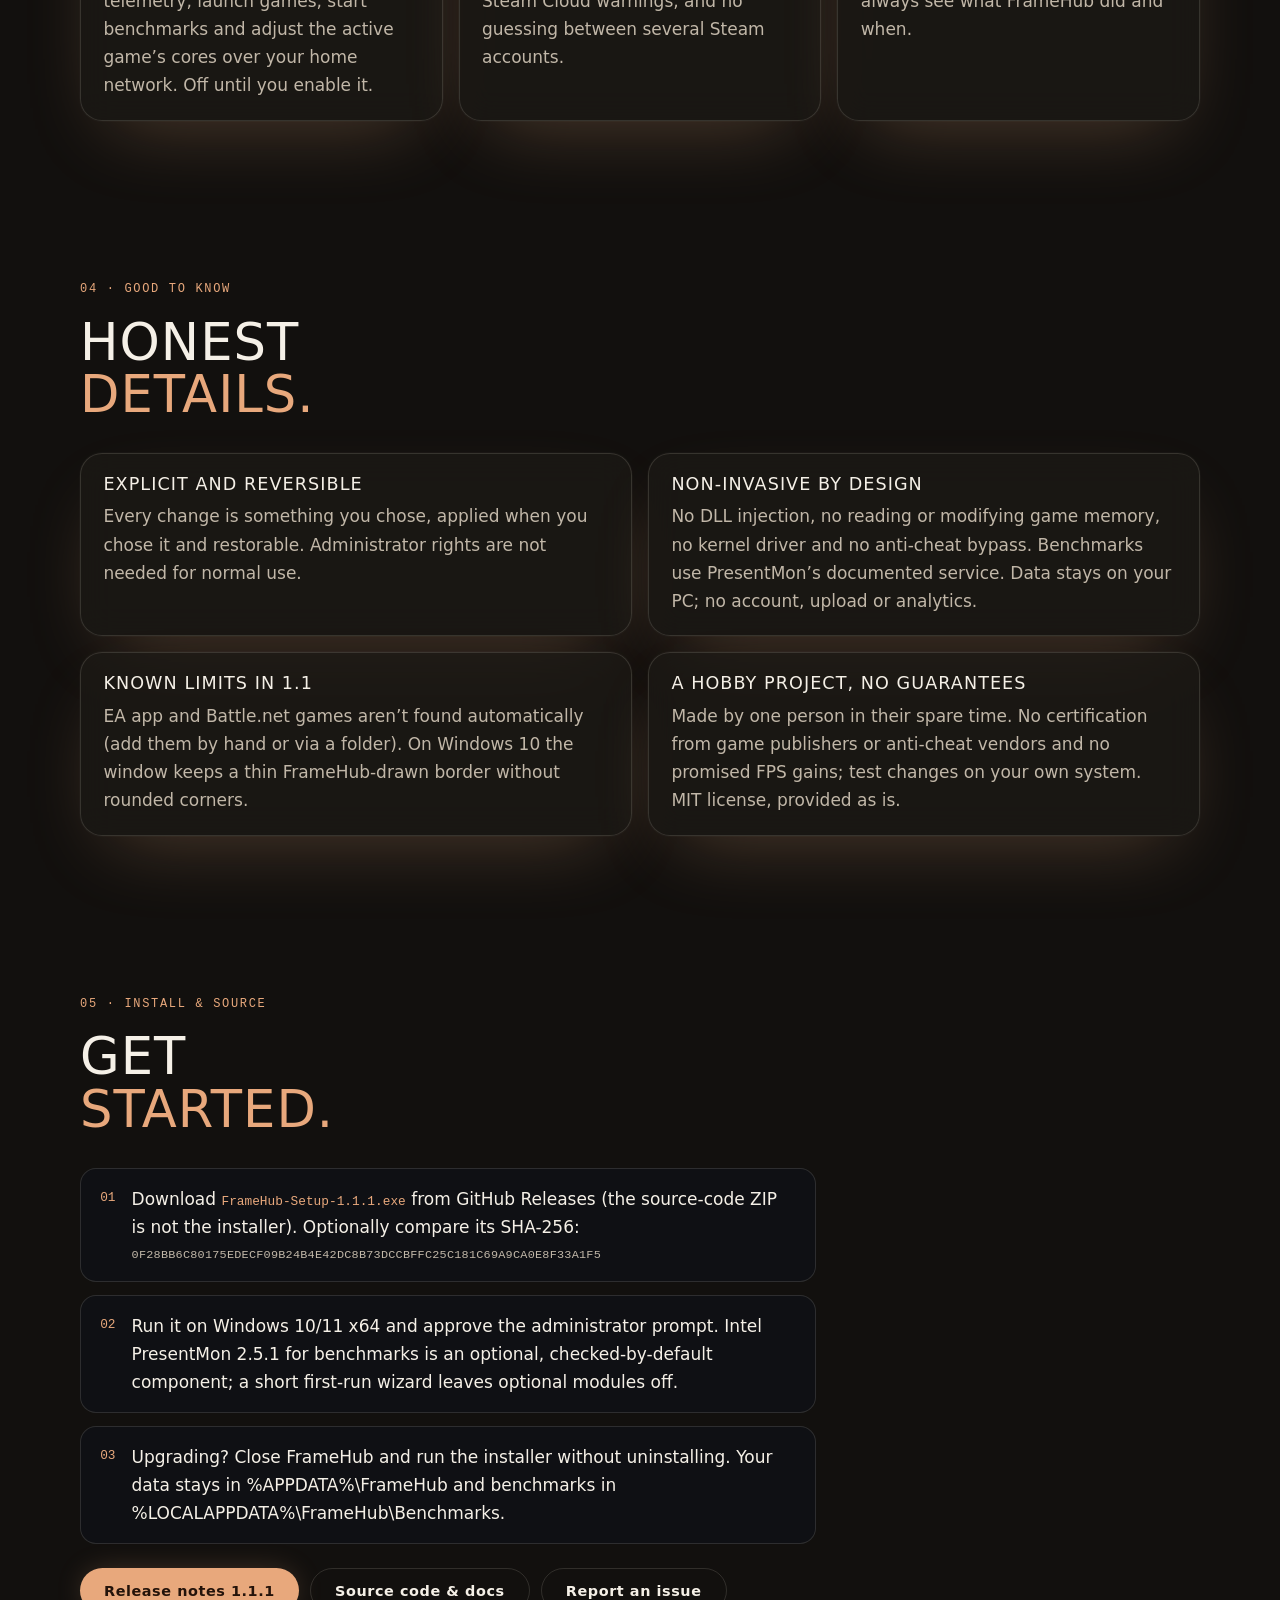
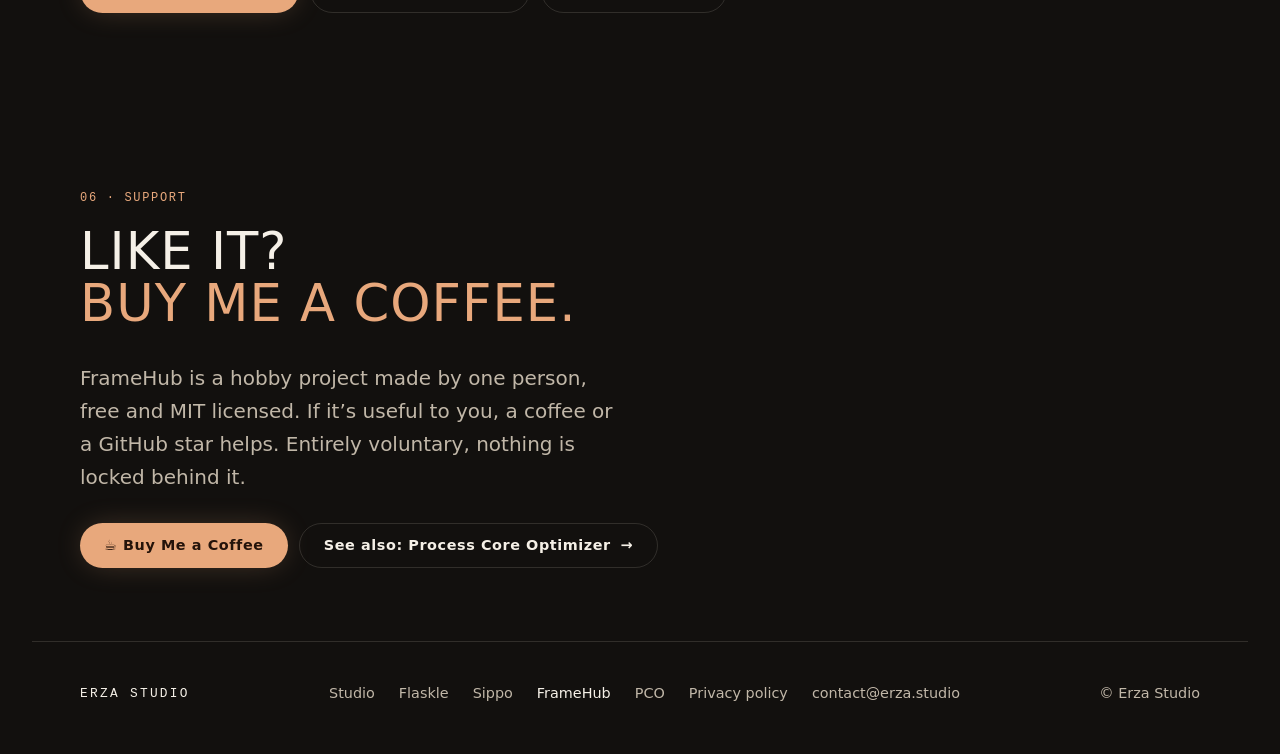
<file: framehub/index.html>
<!doctype html>
<html lang="en" data-lang="en">
<head>
<meta charset="utf-8">
<meta name="viewport" content="width=device-width, initial-scale=1">
<meta name="color-scheme" content="dark">
<meta name="theme-color" content="#12100e">
<title data-pl="FrameHub · Erza Studio">FrameHub · Erza Studio</title>
<meta name="description" content="FrameHub 1.1.1: a free, open-source (MIT) Windows app for your game library (Steam, Epic, GOG, Ubisoft Connect), per-game CPU Sets and affinity, session optimization and local PresentMon benchmarks.">
<link rel="canonical" href="https://erza.studio/framehub/">
<link rel="icon" href="../favicon.svg" type="image/svg+xml">
<link rel="stylesheet" href="../studio.css">
<script>document.documentElement.classList.add("js")</script>
</head>
<body class="sub">
<a class="skip" href="#main"><span data-l="en">Skip to content</span><span data-l="pl">Przejdź do treści</span></a>
<header class="top"><a class="brand" href="../" aria-label="Erza Studio"><span class="dot" aria-hidden="true"></span>ERZA STUDIO</a><nav aria-label="Main" data-al-en="Main" data-al-pl="Główna"><a href="../">Studio</a><a href="../flaskle/">Flaskle</a><a href="../sippo/">Sippo</a><a href="../framehub/" aria-current="page">FrameHub</a><a href="../pco/">PCO</a></nav><div class="lang" role="group" aria-label="Language" data-al-en="Language" data-al-pl="Język"><button type="button" data-set="en" aria-pressed="true">EN</button><button type="button" data-set="pl" aria-pressed="false">PL</button></div></header>
<main id="main">

<section class="gp-hero app-hero">
  <div class="glass glow gp-card reveal">
    <p class="label">// OPEN SOURCE · <span data-l="en">FREE · MIT LICENSE</span><span data-l="pl">DARMOWE · LICENCJA MIT</span></p>
    <h1 class="app-h1">Frame<br><em>Hub.</em></h1>
    <p class="lead"><span data-l="en">Game library, per-game CPU profiles, session optimization and local benchmarks for Windows. No black-box tweaks: every change is explicit and reversible.</span><span data-l="pl">Biblioteka gier, profile CPU dla gier, optymalizacja sesji i lokalne benchmarki na Windows. Bez tajemniczych tweaków: każda zmiana jest jawna i odwracalna.</span></p>
    <ul class="chips" aria-label="Details" data-al-en="Details" data-al-pl="Szczegóły"><li>v1.1.1</li><li>Windows 10/11 x64</li><li>EN · PL</li><li>MIT</li></ul>
    <div class="buttons"><a class="btn" href="https://github.com/9Erza/FrameHub/releases/download/v1.1.1/FrameHub-Setup-1.1.1.exe" rel="noopener"><span data-l="en">Download</span><span data-l="pl">Pobierz</span> v1.1.1</a><a class="btn ghost-link" href="https://github.com/9Erza/FrameHub" rel="noopener"><span data-l="en">Source on GitHub</span><span data-l="pl">Kod na GitHubie</span></a></div>
  </div>
  <div class="app-right reveal">
    <button type="button" class="frame" aria-label="Enlarge screenshot" data-al-en="Enlarge screenshot" data-al-pl="Powiększ zrzut ekranu"><img data-l="en" src="shots/dashboard-en.webp" width="1280" height="800" decoding="async" fetchpriority="high" alt="FrameHub 1.1 dashboard"><img data-l="pl" src="shots/dashboard-pl.webp" width="1280" height="800" decoding="async" alt="Panel główny FrameHub 1.1"></button>
  </div>
</section>

<section class="section" aria-labelledby="new-h">
  <p class="label reveal">01 · <span data-l="en">NEW IN 1.1</span><span data-l="pl">NOWOŚCI W 1.1</span></p>
  <h2 id="new-h" class="h-sm reveal"><span data-l="en">Cleaner,<br><em>faster, more reliable.</em></span><span data-l="pl">Czytelniej,<br><em>szybciej, pewniej.</em></span></h2>
  <ul class="news">
    <li class="reveal"><b><span data-l="en">Reliable CPU control</span><span data-l="pl">Niezawodne sterowanie CPU</span></b><span><span data-l="en">Autostart no longer runs FrameHub and your games at below-normal priority, CPU Sets aren’t narrowed by an old affinity mask, and profiles re-apply when a game resets them.</span><span data-l="pl">Autostart nie uruchamia już FrameHub i gier z priorytetem poniżej normalnego, CPU Sets nie są zawężane przez starą maskę affinity, a profile wracają, gdy gra je zresetuje.</span></span></li>
    <li class="reveal"><b><span data-l="en">Better game detection</span><span data-l="pl">Lepsze wykrywanie gier</span></b><span><span data-l="en">GOG and Ubisoft Connect, Unreal Engine games by their real process, moved games repaired on rescan, cleaner Steam and Epic results.</span><span data-l="pl">GOG i Ubisoft Connect, gry Unreal Engine po prawdziwym procesie, przeniesione gry naprawiane przy skanie, czystsze wyniki Steam i Epic.</span></span></li>
    <li class="reveal"><b><span data-l="en">CPU settings in the Library</span><span data-l="pl">Ustawienia CPU w Bibliotece</span></b><span><span data-l="en">Per-game CPU Sets, Affinity and priority sit next to the game. Processes &amp; CPU is for one-off changes, Profiles lists every rule.</span><span data-l="pl">CPU Sets, Affinity i priorytet gry są przy samej grze. Procesy i CPU służą do jednorazowych zmian, Profile to lista wszystkich reguł.</span></span></li>
    <li class="reveal"><b><span data-l="en">Native Windows 11 window, faster UI</span><span data-l="pl">Natywne okno Windows 11, szybszy interfejs</span></b><span><span data-l="en">A crisp system-drawn border with rounded corners, one name per page, no repeated states, and page switches in 7–20 ms instead of 100–130 ms.</span><span data-l="pl">Równa ramka rysowana przez system z zaokrąglonymi rogami, jedna nazwa na stronę, bez powtórzonych stanów i przełączanie stron w 7–20 ms zamiast 100–130 ms.</span></span></li>
  </ul>
  <p class="cmp-note reveal"><span data-l="en"><b>1.1.1</b> (latest): Dashboard overview titles no longer clipped, the sidebar profile-monitor line updates live, and the Top CPU list leaves out FrameHub itself. <b>Upgrading?</b> Install 1.1.1 over your current FrameHub: settings, Library, profiles, benchmark history and paired devices stay. Rescan the Library once afterwards.</span><span data-l="pl"><b>1.1.1</b> (najnowsza): tytuły w przeglądzie Panelu głównego nie są już ucinane, linia monitora profili w pasku bocznym odświeża się na bieżąco, a lista Top CPU pomija sam FrameHub. <b>Aktualizujesz?</b> Zainstaluj 1.1.1 na obecną wersję: ustawienia, biblioteka, profile, historia benchmarków i sparowane urządzenia zostają. Potem raz przeskanuj Bibliotekę.</span></p>
</section>

<section class="section" aria-labelledby="tour-h">
  <p class="label reveal">02 · <span data-l="en">A LOOK INSIDE</span><span data-l="pl">ZAJRZYJ DO ŚRODKA</span></p>
  <h2 id="tour-h" class="reveal"><span data-l="en">What<br><em>it does.</em></span><span data-l="pl">Co<br><em>potrafi.</em></span></h2>
  <p class="lead reveal"><span data-l="en">One desktop app for people who want to see and control what changes on their PC while they play. Click any screenshot to enlarge it.</span><span data-l="pl">Jedna aplikacja dla osób, które chcą widzieć i kontrolować, co zmienia się na komputerze podczas gry. Kliknij zrzut, aby go powiększyć.</span></p>

  <div class="tour">
    <article class="tour-row">
      <div class="tour-shot reveal"><button type="button" class="frame" aria-label="Enlarge screenshot" data-al-en="Enlarge screenshot" data-al-pl="Powiększ zrzut ekranu"><img data-l="en" src="shots/dashboard-en.webp" width="1280" height="800" loading="lazy" decoding="async" alt="Dashboard: quick start, monitor, session, benchmark and library cards, top CPU processes and recent activity"><img data-l="pl" src="shots/dashboard-pl.webp" width="1280" height="800" loading="lazy" decoding="async" alt="Panel główny: szybki start, karty monitora, sesji, benchmarków i biblioteki, procesy z największym użyciem CPU i ostatnia aktywność"></button></div>
      <div class="reveal">
        <p class="label">// <span data-l="en">DASHBOARD</span><span data-l="pl">PANEL GŁÓWNY</span></p>
        <h3><span data-l="en">Everything at a glance</span><span data-l="pl">Wszystko na jednym ekranie</span></h3>
        <p><span data-l="en">One screen shows what FrameHub is doing right now and gets you into a game in one click.</span><span data-l="pl">Jeden ekran pokazuje, co FrameHub robi w tej chwili, i wpuszcza Cię do gry jednym kliknięciem.</span></p>
        <ul class="ticks">
          <li><span data-l="en">Quick Start: launch a game and its Session Optimization together</span><span data-l="pl">Szybki start: uruchom grę razem z optymalizacją sesji</span></li>
          <li><span data-l="en">A system overview of the profile monitor, session, saved profiles and library, each with one clear status</span><span data-l="pl">Przegląd systemu: monitor profili, sesja, zapisane profile i biblioteka, każde z jednym jasnym statusem</span></li>
          <li><span data-l="en">Top CPU processes, your latest benchmark and recent activity</span><span data-l="pl">Procesy z największym użyciem CPU, ostatni benchmark i ostatnia aktywność</span></li>
        </ul>
      </div>
    </article>
    <article class="tour-row">
      <div class="tour-shot reveal"><button type="button" class="frame" aria-label="Enlarge screenshot" data-al-en="Enlarge screenshot" data-al-pl="Powiększ zrzut ekranu"><img data-l="en" src="shots/library-en.webp" width="1280" height="800" loading="lazy" decoding="async" alt="Library: per-game CPU profile for Euro Truck Simulator 2 with CPU Sets, priority and core selection"><img data-l="pl" src="shots/library-pl.webp" width="1280" height="800" loading="lazy" decoding="async" alt="Biblioteka: profil CPU gry Euro Truck Simulator 2 z CPU Sets, priorytetem i wyborem rdzeni"></button></div>
      <div class="reveal">
        <p class="label">// <span data-l="en">LIBRARY</span><span data-l="pl">BIBLIOTEKA</span></p>
        <h3><span data-l="en">Your games, with their own CPU settings</span><span data-l="pl">Twoje gry z własnymi ustawieniami CPU</span></h3>
        <p><span data-l="en">FrameHub finds installed games, launches them through the right launcher and keeps a CPU profile for each one. New in 1.1: GOG and Ubisoft Connect.</span><span data-l="pl">FrameHub znajduje zainstalowane gry, uruchamia je przez właściwy launcher i trzyma profil CPU dla każdej z nich. Nowość w 1.1: GOG i Ubisoft Connect.</span></p>
        <ul class="ticks">
          <li><span data-l="en">Sources: Steam, Epic Games, GOG, Ubisoft Connect, Riot, custom folders and manual EXEs</span><span data-l="pl">Źródła: Steam, Epic Games, GOG, Ubisoft Connect, Riot, własne foldery i ręcznie dodane pliki EXE</span></li>
          <li><span data-l="en">Per game: CPU Sets or Affinity, core presets (all, physical only) and priority</span><span data-l="pl">Dla każdej gry: CPU Sets lub Affinity, presety rdzeni (wszystkie, tylko fizyczne) i priorytet</span></li>
          <li><span data-l="en">Profiles re-apply when a game resets its own CPU settings after start</span><span data-l="pl">Profile nakładają się ponownie, gdy gra po starcie sama zresetuje ustawienia CPU</span></li>
          <li><span data-l="en">Rescan repairs moved games; Unreal Engine titles are tracked by their real process; scanning runs in the background</span><span data-l="pl">Ponowny skan naprawia przeniesione gry; gry Unreal Engine są śledzone po prawdziwym procesie; skanowanie działa w tle</span></li>
        </ul>
      </div>
    </article>
    <article class="tour-row">
      <div class="tour-shot reveal"><button type="button" class="frame" aria-label="Enlarge screenshot" data-al-en="Enlarge screenshot" data-al-pl="Powiększ zrzut ekranu"><img data-l="en" src="shots/session-en.webp" width="1280" height="800" loading="lazy" decoding="async" alt="Session Optimization: choose background apps to pause while gaming, preview and restore"><img data-l="pl" src="shots/session-pl.webp" width="1280" height="800" loading="lazy" decoding="async" alt="Optymalizacja sesji: wybór aplikacji w tle wstrzymywanych na czas gry, podgląd i przywracanie"></button></div>
      <div class="reveal">
        <p class="label">// <span data-l="en">SESSION OPTIMIZATION</span><span data-l="pl">OPTYMALIZACJA SESJI</span></p>
        <h3><span data-l="en">Quiet background while you play</span><span data-l="pl">Cisza w tle, gdy grasz</span></h3>
        <p><span data-l="en">Pick which background apps may be paused during a game session. FrameHub suspends them, never kills them, and brings them back afterwards.</span><span data-l="pl">Wybierz, które aplikacje w tle mogą zostać wstrzymane na czas gry. FrameHub je zawiesza, nigdy nie zamyka, a po sesji przywraca.</span></p>
        <ul class="ticks">
          <li><span data-l="en">Four steps: configure, preview, start, restore</span><span data-l="pl">Cztery kroki: konfiguracja, podgląd, start, przywrócenie</span></li>
          <li><span data-l="en">Automatic when a game starts, or manual</span><span data-l="pl">Automatycznie po starcie gry albo ręcznie</span></li>
          <li><span data-l="en">Interrupted sessions are recovered safely after a crash or restart</span><span data-l="pl">Przerwane sesje są bezpiecznie odzyskiwane po awarii lub restarcie</span></li>
        </ul>
      </div>
    </article>
    <article class="tour-row">
      <div class="tour-shot reveal"><button type="button" class="frame" aria-label="Enlarge screenshot" data-al-en="Enlarge screenshot" data-al-pl="Powiększ zrzut ekranu"><img data-l="en" src="shots/benchmarks-en.webp" width="1280" height="800" loading="lazy" decoding="async" alt="Benchmarks: running game detected, PresentMon engine ready, test duration and countdown"><img data-l="pl" src="shots/benchmarks-pl.webp" width="1280" height="800" loading="lazy" decoding="async" alt="Benchmarki: wykryta uruchomiona gra, silnik PresentMon gotowy, długość testu i odliczanie"></button></div>
      <div class="reveal">
        <p class="label">// <span data-l="en">BENCHMARKS</span><span data-l="pl">BENCHMARKI</span></p>
        <h3><span data-l="en">Measure, don’t guess</span><span data-l="pl">Mierz, nie zgaduj</span></h3>
        <p><span data-l="en">Check whether a change really helped. FrameHub records frame times of the running game with Intel PresentMon and keeps the results on your PC.</span><span data-l="pl">Sprawdź, czy zmiana naprawdę pomogła. FrameHub zapisuje czasy klatek uruchomionej gry przez Intel PresentMon i trzyma wyniki na Twoim komputerze.</span></p>
        <ul class="ticks">
          <li><span data-l="en">Average FPS, median, 1% and 0.1% lows, P95/P99 frame time and a spike-preserving graph</span><span data-l="pl">Średnie FPS, mediana, 1% i 0,1% low, czas klatki P95/P99 i wykres, który nie gubi przycięć</span></li>
          <li><span data-l="en">30, 60 or 120 s or a custom length, optional countdown and a global hotkey</span><span data-l="pl">30, 60 lub 120 s albo własna długość, opcjonalne odliczanie i globalny skrót klawiszowy</span></li>
          <li><span data-l="en">History and same-game comparison, export to CSV or Markdown</span><span data-l="pl">Historia i porównanie tej samej gry, eksport do CSV lub Markdown</span></li>
          <li><span data-l="en">Tells you exactly why capture can’t start instead of a generic error</span><span data-l="pl">Mówi dokładnie, dlaczego pomiar nie może ruszyć, zamiast ogólnego błędu</span></li>
        </ul>
      </div>
    </article>
    <article class="tour-row">
      <div class="tour-shot reveal"><button type="button" class="frame" aria-label="Enlarge screenshot" data-al-en="Enlarge screenshot" data-al-pl="Powiększ zrzut ekranu"><img data-l="en" src="shots/hardware-en.webp" width="1280" height="800" loading="lazy" decoding="async" alt="Hardware Monitor: live CPU, GPU and RAM sensors"><img data-l="pl" src="shots/hardware-pl.webp" width="1280" height="800" loading="lazy" decoding="async" alt="Monitor sprzętu: czujniki CPU, GPU i RAM na żywo"></button></div>
      <div class="reveal">
        <p class="label">// <span data-l="en">HARDWARE MONITOR</span><span data-l="pl">MONITOR SPRZĘTU</span></p>
        <h3><span data-l="en">Sensors only when you want them</span><span data-l="pl">Czujniki tylko wtedy, gdy chcesz</span></h3>
        <p><span data-l="en">CPU, GPU and RAM usage and temperatures, plus optional storage sensors. Off by default; sensors are read only while something actually uses them.</span><span data-l="pl">Użycie i temperatury CPU, GPU oraz RAM, opcjonalnie też dyski. Domyślnie wyłączony; czujniki są odczytywane tylko wtedy, gdy coś z nich korzysta.</span></p>
        <ul class="ticks">
          <li><span data-l="en">Clear Off, On and Unavailable states, a dash instead of a made-up value</span><span data-l="pl">Czytelne stany: wyłączony, włączony, niedostępny; kreska zamiast zmyślonej wartości</span></li>
          <li><span data-l="en">Read-only timer resolution card</span><span data-l="pl">Podgląd rozdzielczości timera tylko do odczytu</span></li>
        </ul>
      </div>
    </article>
    <article class="tour-row">
      <div class="tour-shot reveal"><button type="button" class="frame" aria-label="Enlarge screenshot" data-al-en="Enlarge screenshot" data-al-pl="Powiększ zrzut ekranu"><img data-l="en" src="shots/processes-en.webp" width="1280" height="800" loading="lazy" decoding="async" alt="Processes & CPU: running processes with CPU Sets, Affinity and priority controls"><img data-l="pl" src="shots/processes-pl.webp" width="1280" height="800" loading="lazy" decoding="async" alt="Procesy i CPU: uruchomione procesy z ustawieniami CPU Sets, Affinity i priorytetu"></button></div>
      <div class="reveal">
        <p class="label">// <span data-l="en">PROCESSES &amp; CPU</span><span data-l="pl">PROCESY I CPU</span></p>
        <h3><span data-l="en">One-off changes, done right</span><span data-l="pl">Jednorazowe zmiany, zrobione porządnie</span></h3>
        <p><span data-l="en">Change CPU Sets, Affinity or priority of any running process right now. Game rules belong in the Library; this view is for quick experiments.</span><span data-l="pl">Zmień CPU Sets, Affinity lub priorytet dowolnego uruchomionego procesu od ręki. Reguły gier są w Bibliotece; ten widok służy do szybkich prób.</span></p>
        <ul class="ticks">
          <li><span data-l="en">Search, sort and a column showing which rule a process follows</span><span data-l="pl">Wyszukiwanie, sortowanie i kolumna z regułą, której podlega proces</span></li>
          <li><span data-l="en">Process identity is re-checked before every change</span><span data-l="pl">Tożsamość procesu jest sprawdzana przed każdą zmianą</span></li>
          <li><span data-l="en">Riot and benchmark-active processes are skipped, with the reason shown</span><span data-l="pl">Procesy Riot i te w trakcie benchmarku są pomijane, z podanym powodem</span></li>
        </ul>
      </div>
    </article>
    <article class="tour-row">
      <div class="tour-shot reveal"><button type="button" class="frame" aria-label="Enlarge screenshot" data-al-en="Enlarge screenshot" data-al-pl="Powiększ zrzut ekranu"><img data-l="en" src="shots/profiles-en.webp" width="1280" height="800" loading="lazy" decoding="async" alt="Profiles: saved rules applied automatically when a matching program starts"><img data-l="pl" src="shots/profiles-pl.webp" width="1280" height="800" loading="lazy" decoding="async" alt="Profile: zapisane reguły stosowane automatycznie, gdy startuje pasujący program"></button></div>
      <div class="reveal">
        <p class="label">// <span data-l="en">PROFILES</span><span data-l="pl">PROFILE</span></p>
        <h3><span data-l="en">Every saved rule in one list</span><span data-l="pl">Wszystkie zapisane reguły na jednej liście</span></h3>
        <p><span data-l="en">A light watcher applies enabled profiles whenever the matching program starts. When nothing is enabled it says so and stays idle.</span><span data-l="pl">Lekki watcher stosuje włączone profile za każdym razem, gdy startuje pasujący program. Gdy nic nie jest włączone, mówi o tym i pozostaje bezczynny.</span></p>
        <ul class="ticks">
          <li><span data-l="en">Bound to the exact EXE path, so a same-name file is never touched</span><span data-l="pl">Przypięte do dokładnej ścieżki EXE, więc plik o tej samej nazwie nie zostanie ruszony</span></li>
          <li><span data-l="en">Enable toggle per rule, conflict warnings and validation</span><span data-l="pl">Przełącznik dla każdej reguły, ostrzeżenia o konfliktach i walidacja</span></li>
        </ul>
      </div>
    </article>
    <article class="tour-row">
      <div class="tour-shot reveal"><button type="button" class="frame" aria-label="Enlarge screenshot" data-al-en="Enlarge screenshot" data-al-pl="Powiększ zrzut ekranu"><img data-l="en" src="shots/settings-en.webp" width="1280" height="800" loading="lazy" decoding="async" alt="Settings: start with Windows, window and tray behaviour, language, Companion and diagnostics"><img data-l="pl" src="shots/settings-pl.webp" width="1280" height="800" loading="lazy" decoding="async" alt="Ustawienia: start z Windows, okno i zasobnik, język, Companion i diagnostyka"></button></div>
      <div class="reveal">
        <p class="label">// <span data-l="en">SETTINGS</span><span data-l="pl">USTAWIENIA</span></p>
        <h3><span data-l="en">Starts with Windows, the right way</span><span data-l="pl">Startuje z Windows tak, jak trzeba</span></h3>
        <p><span data-l="en">Start with Windows, to the tray, optionally as administrator. Since 1.1 the elevated startup task runs at normal priority, so your games no longer inherit a below-normal one.</span><span data-l="pl">Start z Windows, do zasobnika, opcjonalnie jako administrator. Od 1.1 zadanie autostartu działa z normalnym priorytetem, więc gry nie dziedziczą już priorytetu poniżej normalnego.</span></p>
        <ul class="ticks">
          <li><span data-l="en">An old startup task is flagged and repaired in one click</span><span data-l="pl">Stare zadanie autostartu jest oznaczone i naprawia się jednym kliknięciem</span></li>
          <li><span data-l="en">English and Polish, switchable in the app</span><span data-l="pl">Polski i angielski, przełączane w aplikacji</span></li>
          <li><span data-l="en">Read-only DNS and network diagnostics; nothing is changed</span><span data-l="pl">Diagnostyka DNS i sieci tylko do odczytu; nic nie jest zmieniane</span></li>
          <li><span data-l="en">Restore defaults or erase all FrameHub data</span><span data-l="pl">Przywracanie ustawień domyślnych lub usunięcie wszystkich danych FrameHub</span></li>
        </ul>
      </div>
    </article>
  </div>
</section>

<section class="section" aria-labelledby="more-h">
  <p class="label reveal">03 · <span data-l="en">ALSO INSIDE</span><span data-l="pl">TAKŻE W ŚRODKU</span></p>
  <h2 id="more-h" class="h-sm reveal"><span data-l="en">More<br><em>tools.</em></span><span data-l="pl">Więcej<br><em>narzędzi.</em></span></h2>
  <ul class="feats"><li class="glass glow feat reveal"><p class="label">LAN</p><h3>LAN Companion</h3><p><span data-l="en">A small local web server: pair your phone with a QR code to watch telemetry, launch games, start benchmarks and adjust the active game’s cores over your home network. Off until you enable it.</span><span data-l="pl">Mały lokalny serwer WWW: sparuj telefon kodem QR, by oglądać telemetrię, uruchamiać gry i benchmarki oraz zmieniać rdzenie aktywnej gry w domowej sieci. Wyłączony, dopóki go nie włączysz.</span></p></li><li class="glass glow feat reveal"><p class="label">CS2</p><h3>Counter-Strike 2</h3><p><span data-l="en">Edit CS2 config and autoexec.cfg safely: a backup before every write, Steam Cloud warnings, and no guessing between several Steam accounts.</span><span data-l="pl">Bezpieczna edycja konfiguracji CS2 i autoexec.cfg: kopia przed każdym zapisem, ostrzeżenia o Steam Cloud i bez zgadywania między kilkoma kontami Steam.</span></p></li><li class="glass glow feat reveal"><p class="label">LOGS</p><h3><span data-l="en">Logs &amp; activity</span><span data-l="pl">Logi i aktywność</span></h3><p><span data-l="en">A searchable log with severity filters and an activity history, so you can always see what FrameHub did and when.</span><span data-l="pl">Przeszukiwalny log z filtrem ważności i historia aktywności, więc zawsze widzisz, co i kiedy zrobił FrameHub.</span></p></li></ul>
</section>

<section class="section" aria-labelledby="honest-h">
  <p class="label reveal">04 · <span data-l="en">GOOD TO KNOW</span><span data-l="pl">WARTO WIEDZIEĆ</span></p>
  <h2 id="honest-h" class="h-sm reveal"><span data-l="en">Honest<br><em>details.</em></span><span data-l="pl">Uczciwie,<br><em>bez ściemy.</em></span></h2>
  <ul class="feats notes"><li class="glass glow feat reveal"><h3><span data-l="en">Explicit and reversible</span><span data-l="pl">Jawnie i odwracalnie</span></h3><p><span data-l="en">Every change is something you chose, applied when you chose it and restorable. Administrator rights are not needed for normal use.</span><span data-l="pl">Każda zmiana jest Twoim wyborem, stosowana wtedy, kiedy zdecydujesz, i odwracalna. Do zwykłego użycia nie trzeba uprawnień administratora.</span></p></li><li class="glass glow feat reveal"><h3><span data-l="en">Non-invasive by design</span><span data-l="pl">Nieinwazyjnie z założenia</span></h3><p><span data-l="en">No DLL injection, no reading or modifying game memory, no kernel driver and no anti-cheat bypass. Benchmarks use PresentMon’s documented service. Data stays on your PC; no account, upload or analytics.</span><span data-l="pl">Bez wstrzykiwania DLL, bez czytania i modyfikowania pamięci gry, bez sterownika jądra i bez omijania anti-cheata. Benchmarki używają udokumentowanej usługi PresentMon. Dane zostają na Twoim komputerze; bez konta, wysyłania i analityki.</span></p></li><li class="glass glow feat reveal"><h3><span data-l="en">Known limits in 1.1</span><span data-l="pl">Znane ograniczenia 1.1</span></h3><p><span data-l="en">EA app and Battle.net games aren’t found automatically (add them by hand or via a folder). On Windows 10 the window keeps a thin FrameHub-drawn border without rounded corners.</span><span data-l="pl">Gry z EA app i Battle.net nie są wykrywane automatycznie (dodaj je ręcznie lub przez folder). W Windows 10 okno ma cienką ramkę rysowaną przez FrameHub, bez zaokrągleń.</span></p></li><li class="glass glow feat reveal"><h3><span data-l="en">A hobby project, no guarantees</span><span data-l="pl">Projekt hobbystyczny, bez gwarancji</span></h3><p><span data-l="en">Made by one person in their spare time. No certification from game publishers or anti-cheat vendors and no promised FPS gains; test changes on your own system. MIT license, provided as is.</span><span data-l="pl">Rozwijany przez jedną osobę w wolnym czasie. Bez certyfikacji wydawców gier i twórców anti-cheatów i bez obiecanych zysków FPS; sprawdzaj zmiany na własnym systemie. Licencja MIT, bez gwarancji.</span></p></li></ul>
</section>

<section class="section" aria-labelledby="inst-h">
  <p class="label reveal">05 · <span data-l="en">INSTALL &amp; SOURCE</span><span data-l="pl">INSTALACJA I KOD</span></p>
  <h2 id="inst-h" class="h-sm reveal"><span data-l="en">Get<br><em>started.</em></span><span data-l="pl">Jak<br><em>zacząć.</em></span></h2>
  <ol class="steps instsel"><li class="reveal"><b>01</b><span><span data-l="en">Download <b>FrameHub-Setup-1.1.1.exe</b> from GitHub Releases (the source-code ZIP is not the installer). Optionally compare its SHA-256:</span><span data-l="pl">Pobierz <b>FrameHub-Setup-1.1.1.exe</b> z wydań na GitHubie (ZIP z kodem nie jest instalatorem). Opcjonalnie porównaj jego SHA-256:</span><code class="sha">0F28BB6C80175EDECF09B24B4E42DC8B73DCCBFFC25C181C69A9CA0E8F33A1F5</code></span></li><li class="reveal"><b>02</b><span><span data-l="en">Run it on Windows 10/11 x64 and approve the administrator prompt. Intel PresentMon 2.5.1 for benchmarks is an optional, checked-by-default component; a short first-run wizard leaves optional modules off.</span><span data-l="pl">Uruchom na Windows 10/11 x64 i zatwierdź monit administratora. Intel PresentMon 2.5.1 do benchmarków to opcjonalny, domyślnie zaznaczony składnik; krótki kreator pierwszego uruchomienia zostawia moduły opcjonalne wyłączone.</span></span></li><li class="reveal"><b>03</b><span><span data-l="en">Upgrading? Close FrameHub and run the installer without uninstalling. Your data stays in %APPDATA%\FrameHub and benchmarks in %LOCALAPPDATA%\FrameHub\Benchmarks.</span><span data-l="pl">Aktualizujesz? Zamknij FrameHub i uruchom instalator bez odinstalowywania. Dane zostają w %APPDATA%\FrameHub, a benchmarki w %LOCALAPPDATA%\FrameHub\Benchmarks.</span></span></li></ol>
  <p class="buttons reveal"><a class="btn" href="https://github.com/9Erza/FrameHub/releases/tag/v1.1.1" rel="noopener"><span data-l="en">Release notes 1.1.1</span><span data-l="pl">Informacje o wydaniu 1.1.1</span></a><a class="btn ghost-link" href="https://github.com/9Erza/FrameHub" rel="noopener"><span data-l="en">Source code &amp; docs</span><span data-l="pl">Kod i dokumentacja</span></a><a class="btn ghost-link" href="https://github.com/9Erza/FrameHub/issues" rel="noopener"><span data-l="en">Report an issue</span><span data-l="pl">Zgłoś problem</span></a></p>
</section>

<section class="section contact" aria-labelledby="sup-h">
  <p class="label reveal">06 · <span data-l="en">SUPPORT</span><span data-l="pl">WSPARCIE</span></p>
  <h2 id="sup-h" class="h-sm reveal"><span data-l="en">Like it?<br><em>Buy me a coffee.</em></span><span data-l="pl">Podoba się?<br><em>Postaw mi kawę.</em></span></h2>
  <p class="lead reveal"><span data-l="en">FrameHub is a hobby project made by one person, free and MIT licensed. If it’s useful to you, a coffee or a GitHub star helps. Entirely voluntary, nothing is locked behind it.</span><span data-l="pl">FrameHub to hobbystyczny projekt jednej osoby, darmowy, na licencji MIT. Jeśli Ci się przydaje, kawa albo gwiazdka na GitHubie pomaga. Całkowicie dobrowolnie, nic nie jest za to odblokowywane.</span></p>
  <p class="buttons reveal"><a class="btn" href="https://buymeacoffee.com/9erza" rel="noopener">☕ Buy Me a Coffee</a><a class="btn ghost-link" href="../pco/"><span data-l="en">See also: Process Core Optimizer</span><span data-l="pl">Zobacz też: Process Core Optimizer</span> <span aria-hidden="true">→</span></a></p>
</section>

</main>
<footer class="foot"><p class="brand-s">ERZA STUDIO</p><nav aria-label="Footer" data-al-en="Footer" data-al-pl="Stopka"><a href="../">Studio</a><a href="../flaskle/">Flaskle</a><a href="../sippo/">Sippo</a><a href="../framehub/" aria-current="page">FrameHub</a><a href="../pco/">PCO</a><a href="../flaskle/privacy/"><span data-l="en">Privacy policy</span><span data-l="pl">Polityka prywatności</span></a><a href="mailto:contact@erza.studio">contact@erza.studio</a></nav><p class="muted">© Erza Studio</p></footer>
<script src="../studio.js" defer></script>
</body>
</html>
</file>
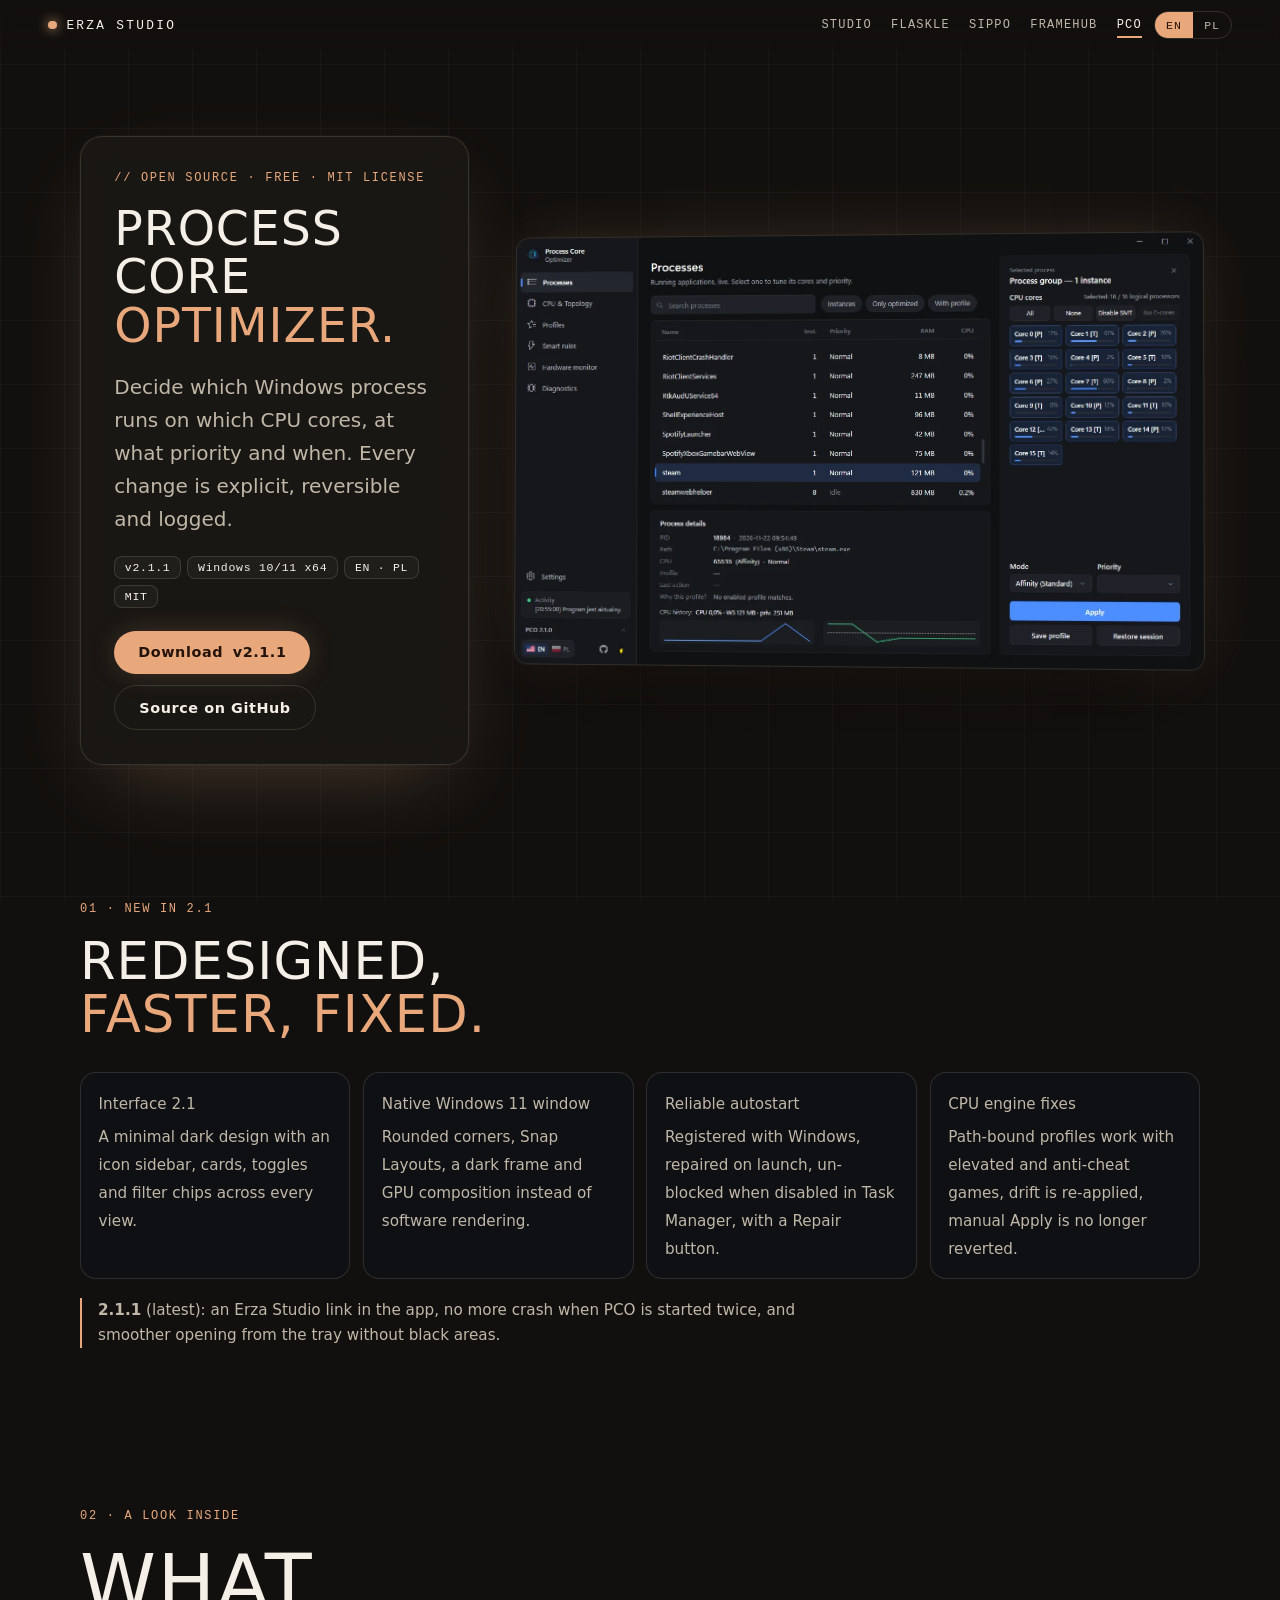
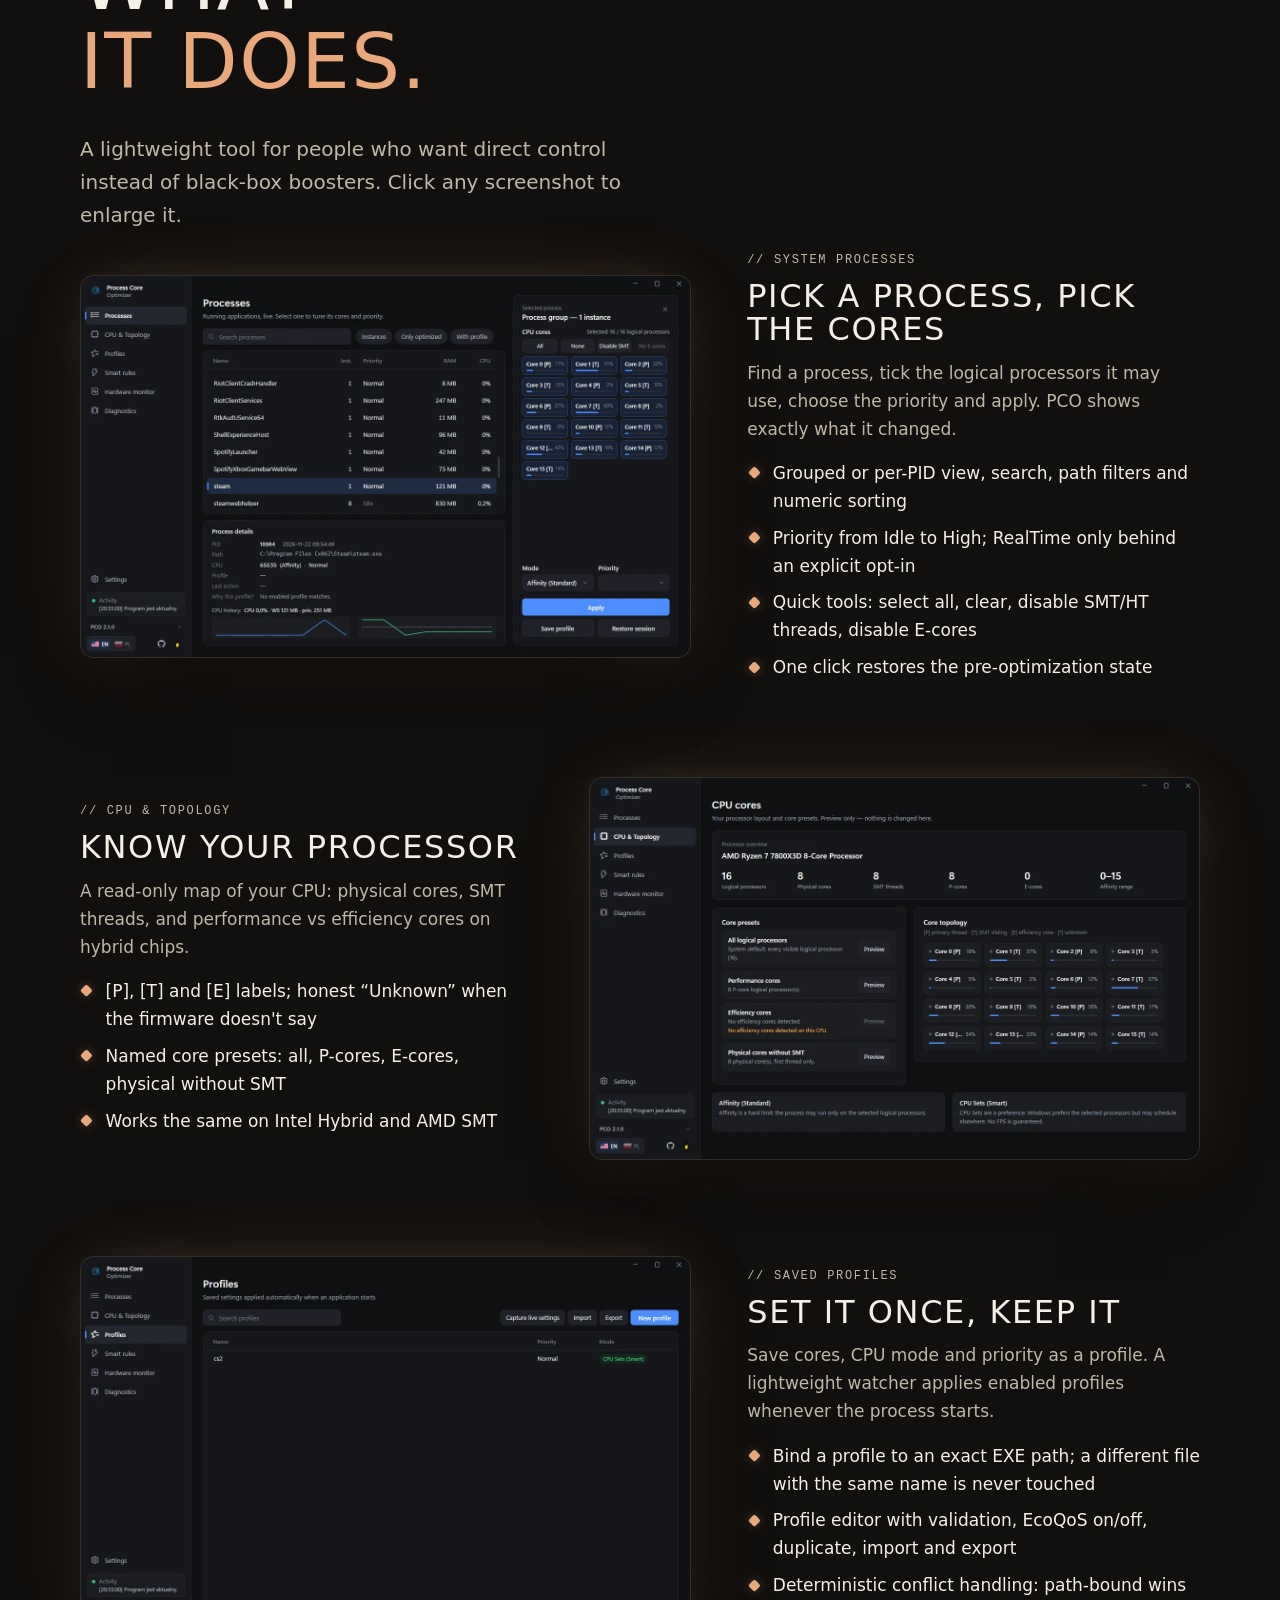
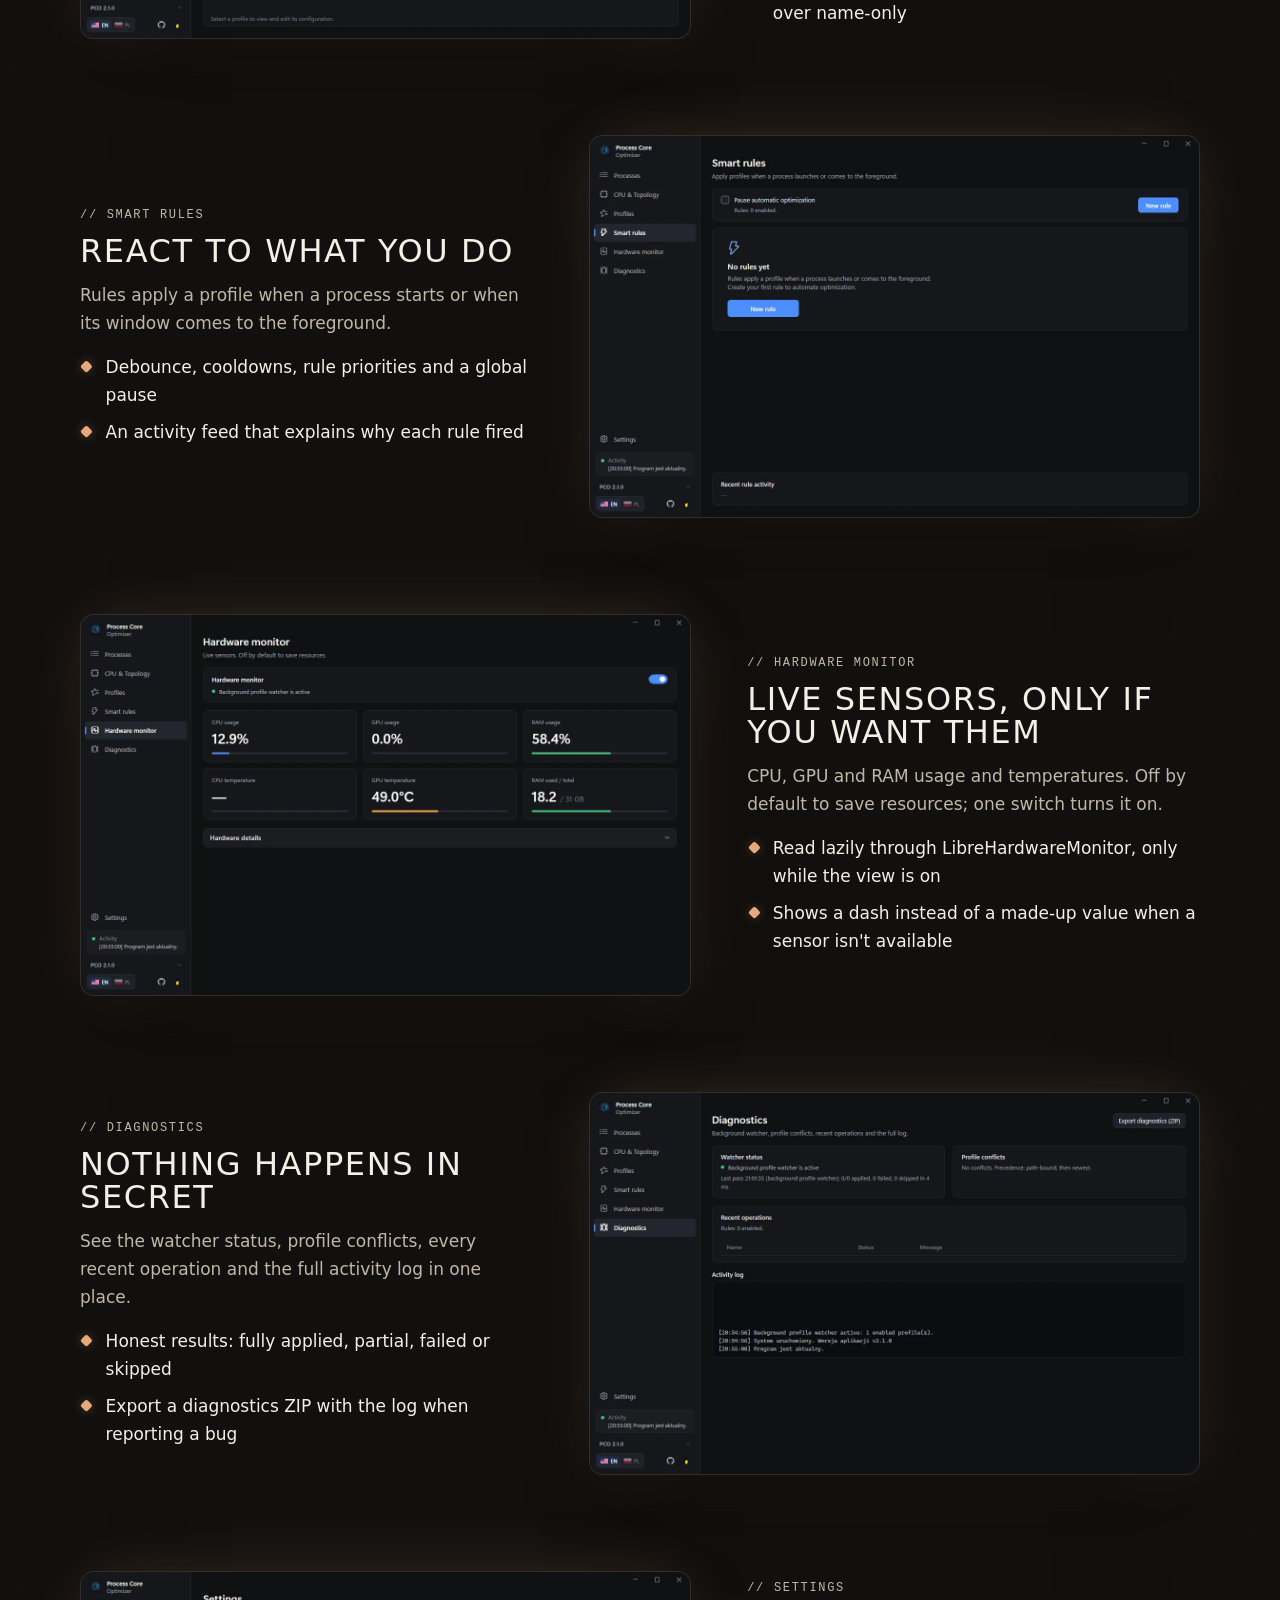
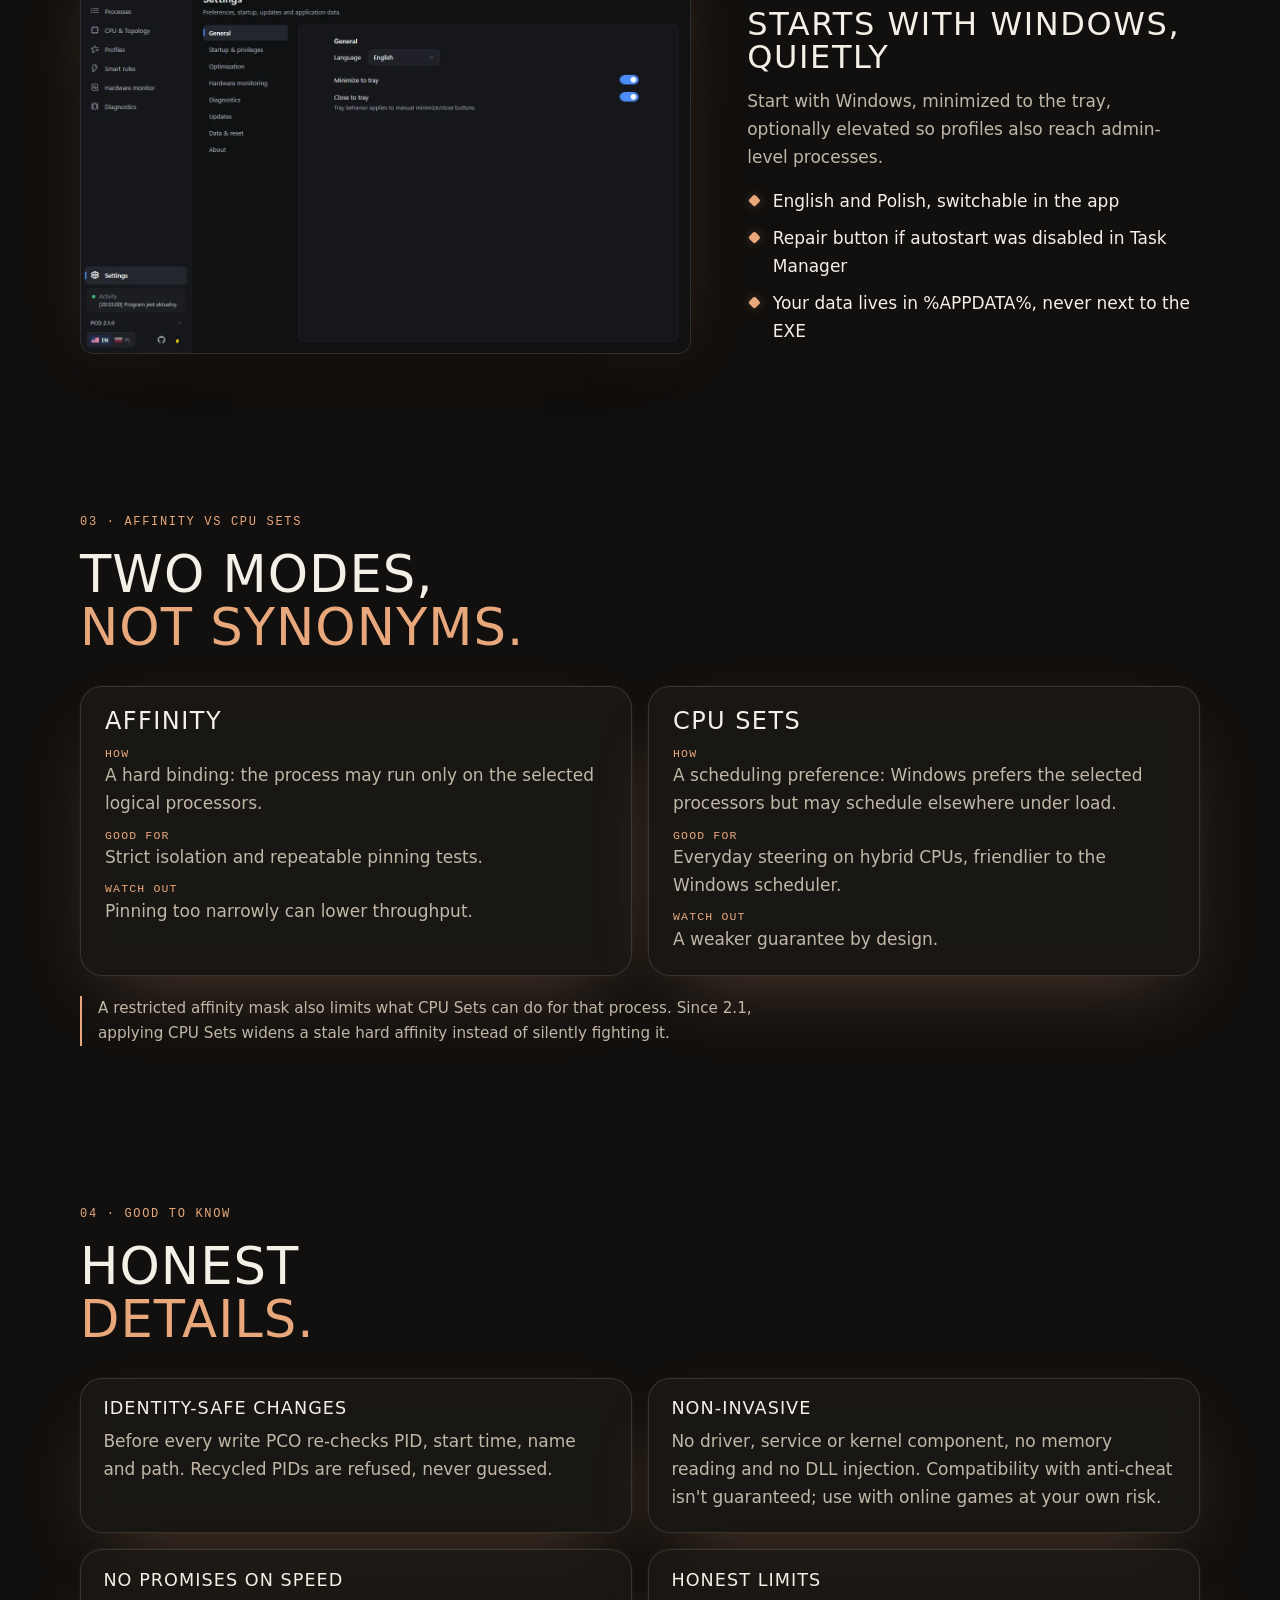
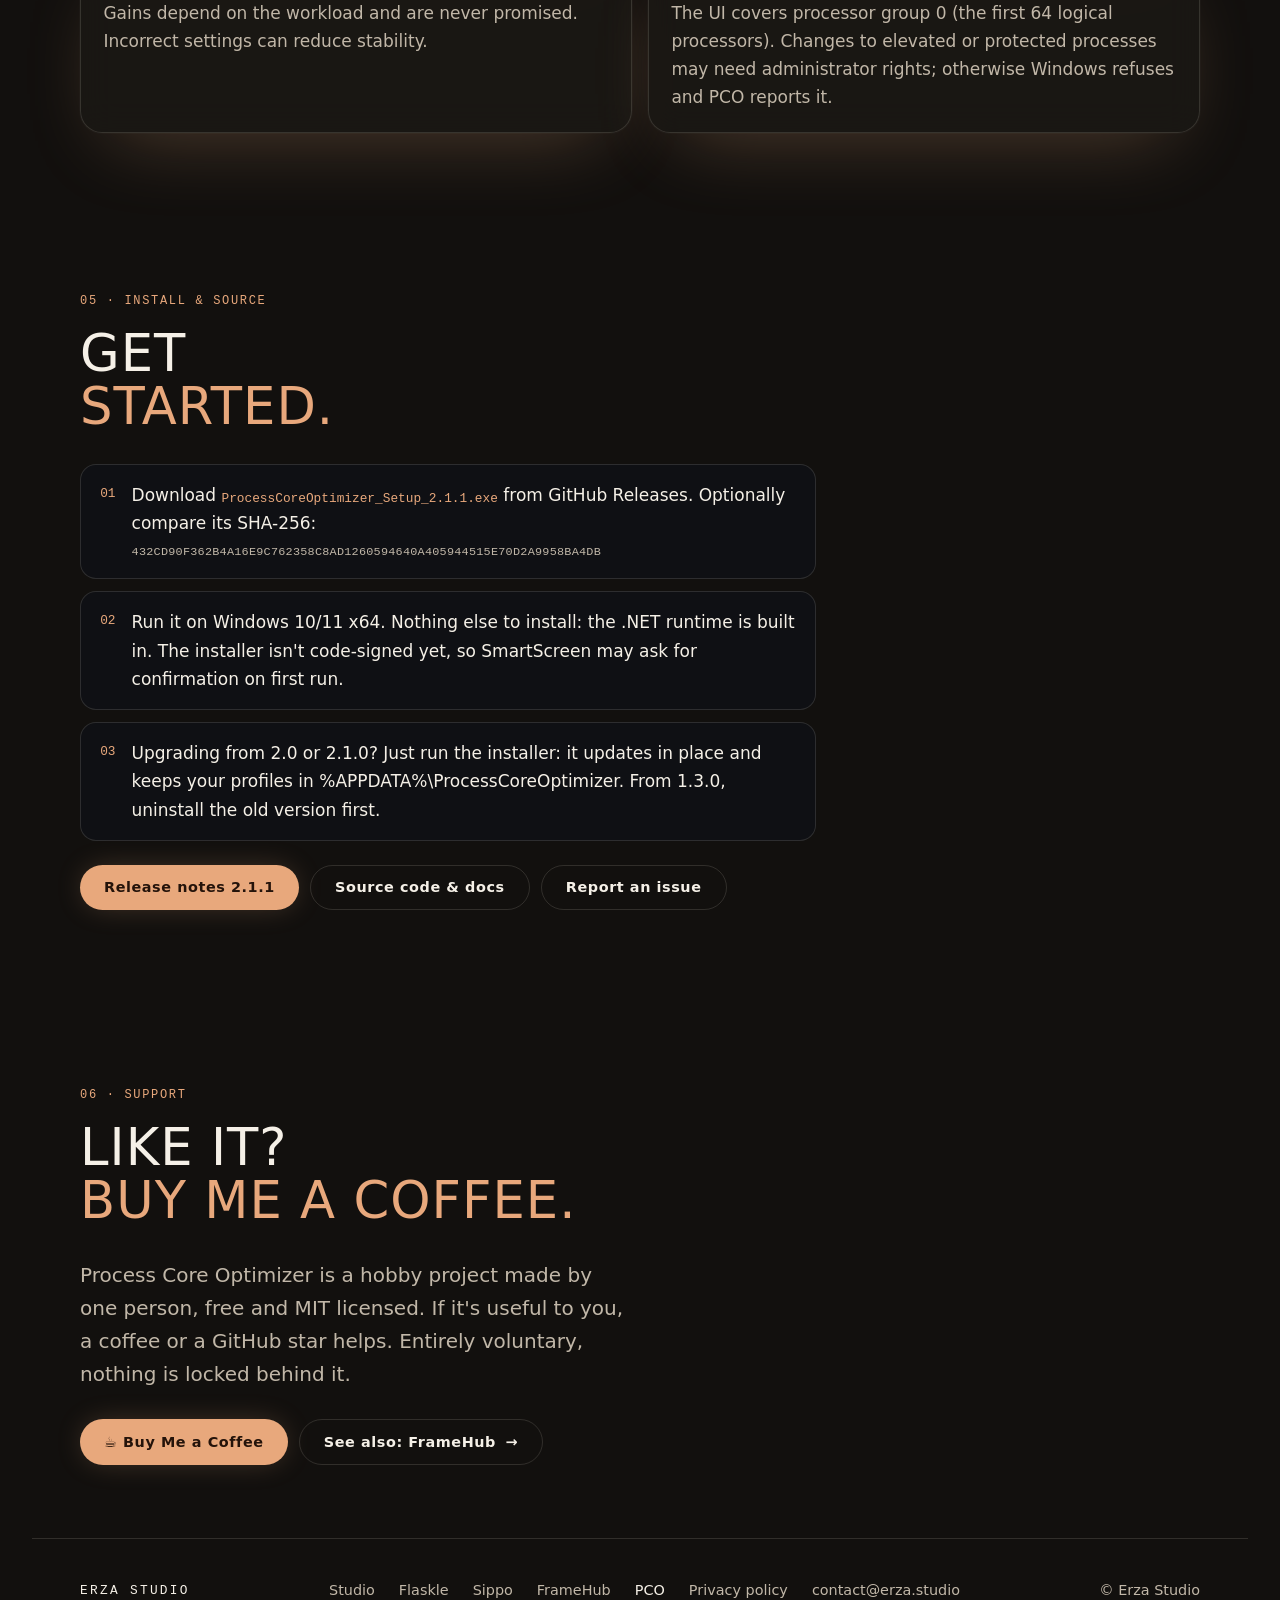
<file: pco/index.html>
<!doctype html>
<html lang="en" data-lang="en">
<head>
<meta charset="utf-8">
<meta name="viewport" content="width=device-width, initial-scale=1">
<meta name="color-scheme" content="dark">
<meta name="theme-color" content="#12100e">
<title data-pl="Process Core Optimizer · Erza Studio">Process Core Optimizer · Erza Studio</title>
<meta name="description" content="Process Core Optimizer (PCO) 2.1: a free, open-source (MIT) Windows tool for CPU affinity, CPU Sets, process priorities, automatic profiles and smart rules.">
<link rel="canonical" href="https://erza.studio/pco/">
<link rel="icon" href="../favicon.svg" type="image/svg+xml">
<link rel="stylesheet" href="../studio.css">
<script>document.documentElement.classList.add("js")</script>
</head>
<body class="sub">
<a class="skip" href="#main"><span data-l="en">Skip to content</span><span data-l="pl">Przejdź do treści</span></a>
<header class="top"><a class="brand" href="../" aria-label="Erza Studio"><span class="dot" aria-hidden="true"></span>ERZA STUDIO</a><nav aria-label="Main" data-al-en="Main" data-al-pl="Główna"><a href="../">Studio</a><a href="../flaskle/">Flaskle</a><a href="../sippo/">Sippo</a><a href="../framehub/">FrameHub</a><a href="../pco/" aria-current="page">PCO</a></nav><div class="lang" role="group" aria-label="Language" data-al-en="Language" data-al-pl="Język"><button type="button" data-set="en" aria-pressed="true">EN</button><button type="button" data-set="pl" aria-pressed="false">PL</button></div></header>
<main id="main">

<section class="gp-hero app-hero">
  <div class="glass glow gp-card reveal">
    <p class="label">// OPEN SOURCE · <span data-l="en">FREE · MIT LICENSE</span><span data-l="pl">DARMOWE · LICENCJA MIT</span></p>
    <h1 class="app-h1">Process Core<br><em>Optimizer.</em></h1>
    <p class="lead"><span data-l="en">Decide which Windows process runs on which CPU cores, at what priority and when. Every change is explicit, reversible and logged.</span><span data-l="pl">Zdecyduj, który proces Windows działa na których rdzeniach CPU, z jakim priorytetem i kiedy. Każda zmiana jest jawna, odwracalna i logowana.</span></p>
    <ul class="chips" aria-label="Details" data-al-en="Details" data-al-pl="Szczegóły"><li>v2.1.1</li><li>Windows 10/11 x64</li><li>EN · PL</li><li>MIT</li></ul>
    <div class="buttons"><a class="btn" href="https://github.com/9Erza/ProcessCoreOptimizer/releases/download/v2.1.1/ProcessCoreOptimizer_Setup_2.1.1.exe" rel="noopener"><span data-l="en">Download</span><span data-l="pl">Pobierz</span> v2.1.1</a><a class="btn ghost-link" href="https://github.com/9Erza/ProcessCoreOptimizer" rel="noopener"><span data-l="en">Source on GitHub</span><span data-l="pl">Kod na GitHubie</span></a></div>
  </div>
  <div class="app-right reveal">
    <button type="button" class="frame" aria-label="Enlarge screenshot" data-al-en="Enlarge screenshot" data-al-pl="Powiększ zrzut ekranu"><img data-l="en" src="shots/processes-en.webp" width="1280" height="800" decoding="async" fetchpriority="high" alt="System processes view with the core picker and process details"><img data-l="pl" src="shots/processes-pl.webp" width="1280" height="800" decoding="async" alt="Widok procesów systemowych z wyborem rdzeni i szczegółami procesu"></button>
  </div>
</section>

<section class="section" aria-labelledby="new-h">
  <p class="label reveal">01 · <span data-l="en">NEW IN 2.1</span><span data-l="pl">NOWOŚCI W 2.1</span></p>
  <h2 id="new-h" class="h-sm reveal"><span data-l="en">Redesigned,<br><em>faster, fixed.</em></span><span data-l="pl">Nowy wygląd,<br><em>szybciej, stabilniej.</em></span></h2>
  <ul class="news">
    <li class="reveal"><b><span data-l="en">Interface 2.1</span><span data-l="pl">Interfejs 2.1</span></b><span><span data-l="en">A minimal dark design with an icon sidebar, cards, toggles and filter chips across every view.</span><span data-l="pl">Minimalistyczny ciemny wygląd: boczna nawigacja z ikonami, karty, przełączniki i filtry we wszystkich widokach.</span></span></li>
    <li class="reveal"><b><span data-l="en">Native Windows 11 window</span><span data-l="pl">Natywne okno Windows 11</span></b><span><span data-l="en">Rounded corners, Snap Layouts, a dark frame and GPU composition instead of software rendering.</span><span data-l="pl">Zaokrąglone rogi, Snap Layouts, ciemna ramka i renderowanie przez GPU zamiast programowego.</span></span></li>
    <li class="reveal"><b><span data-l="en">Reliable autostart</span><span data-l="pl">Niezawodny autostart</span></b><span><span data-l="en">Registered with Windows, repaired on launch, un-blocked when disabled in Task Manager, with a Repair button.</span><span data-l="pl">Rejestrowany w Windows, naprawiany przy starcie, odblokowywany po wyłączeniu w Menedżerze zadań, z przyciskiem Napraw.</span></span></li>
    <li class="reveal"><b><span data-l="en">CPU engine fixes</span><span data-l="pl">Poprawki silnika CPU</span></b><span><span data-l="en">Path-bound profiles work with elevated and anti-cheat games, drift is re-applied, manual Apply is no longer reverted.</span><span data-l="pl">Profile ze ścieżką działają z grami jako administrator i z anty-cheatem, rozjazdy są poprawiane, ręczne Zastosuj nie jest cofane.</span></span></li>
  </ul>
  <p class="cmp-note reveal"><span data-l="en"><b>2.1.1</b> (latest): an Erza Studio link in the app, no more crash when PCO is started twice, and smoother opening from the tray without black areas.</span><span data-l="pl"><b>2.1.1</b> (najnowsza): link do Erza Studio w aplikacji, koniec z awarią przy drugim uruchomieniu PCO i płynniejsze otwieranie z zasobnika bez czarnych obszarów.</span></p>
</section>

<section class="section" aria-labelledby="tour-h">
  <p class="label reveal">02 · <span data-l="en">A LOOK INSIDE</span><span data-l="pl">ZAJRZYJ DO ŚRODKA</span></p>
  <h2 id="tour-h" class="reveal"><span data-l="en">What<br><em>it does.</em></span><span data-l="pl">Co<br><em>potrafi.</em></span></h2>
  <p class="lead reveal"><span data-l="en">A lightweight tool for people who want direct control instead of black-box boosters. Click any screenshot to enlarge it.</span><span data-l="pl">Lekkie narzędzie dla osób, które chcą realnej kontroli zamiast tajemniczych „przyspieszaczy”. Kliknij zrzut, aby go powiększyć.</span></p>

  <div class="tour">
    <article class="tour-row">
      <div class="tour-shot reveal"><button type="button" class="frame" aria-label="Enlarge screenshot" data-al-en="Enlarge screenshot" data-al-pl="Powiększ zrzut ekranu"><img data-l="en" src="shots/processes-en.webp" width="1280" height="800" loading="lazy" decoding="async" alt="System processes: process list, core picker, priority and CPU mode"><img data-l="pl" src="shots/processes-pl.webp" width="1280" height="800" loading="lazy" decoding="async" alt="Procesy systemowe: lista procesów, wybór rdzeni, priorytet i tryb CPU"></button></div>
      <div class="reveal">
        <p class="label">// <span data-l="en">SYSTEM PROCESSES</span><span data-l="pl">PROCESY SYSTEMOWE</span></p>
        <h3><span data-l="en">Pick a process, pick the cores</span><span data-l="pl">Wybierz proces, wybierz rdzenie</span></h3>
        <p><span data-l="en">Find a process, tick the logical processors it may use, choose the priority and apply. PCO shows exactly what it changed.</span><span data-l="pl">Znajdź proces, zaznacz procesory logiczne, których może używać, wybierz priorytet i zastosuj. PCO pokazuje dokładnie, co zmienił.</span></p>
        <ul class="ticks">
          <li><span data-l="en">Grouped or per-PID view, search, path filters and numeric sorting</span><span data-l="pl">Widok grup lub pojedynczych PID, wyszukiwanie, filtry ścieżek i sortowanie liczbowe</span></li>
          <li><span data-l="en">Priority from Idle to High; RealTime only behind an explicit opt-in</span><span data-l="pl">Priorytet od Idle do High; RealTime tylko po wyraźnej zgodzie</span></li>
          <li><span data-l="en">Quick tools: select all, clear, disable SMT/HT threads, disable E-cores</span><span data-l="pl">Szybkie narzędzia: zaznacz wszystko, wyczyść, wyłącz wątki SMT/HT, wyłącz rdzenie E</span></li>
          <li><span data-l="en">One click restores the pre-optimization state</span><span data-l="pl">Jedno kliknięcie przywraca stan sprzed optymalizacji</span></li>
        </ul>
      </div>
    </article>

    <article class="tour-row">
      <div class="tour-shot reveal"><button type="button" class="frame" aria-label="Enlarge screenshot" data-al-en="Enlarge screenshot" data-al-pl="Powiększ zrzut ekranu"><img data-l="en" src="shots/cpu-en.webp" width="1280" height="800" loading="lazy" decoding="async" alt="CPU and topology: core map with P, E and SMT labels and core presets"><img data-l="pl" src="shots/cpu-pl.webp" width="1280" height="800" loading="lazy" decoding="async" alt="CPU i topologia: mapa rdzeni z oznaczeniami P, E i SMT oraz presety rdzeni"></button></div>
      <div class="reveal">
        <p class="label">// <span data-l="en">CPU &amp; TOPOLOGY</span><span data-l="pl">CPU I TOPOLOGIA</span></p>
        <h3><span data-l="en">Know your processor</span><span data-l="pl">Poznaj swój procesor</span></h3>
        <p><span data-l="en">A read-only map of your CPU: physical cores, SMT threads, and performance vs efficiency cores on hybrid chips.</span><span data-l="pl">Podgląd procesora tylko do odczytu: rdzenie fizyczne, wątki SMT oraz rdzenie wydajnościowe i energooszczędne w procesorach hybrydowych.</span></p>
        <ul class="ticks">
          <li><span data-l="en">[P], [T] and [E] labels; honest “Unknown” when the firmware doesn't say</span><span data-l="pl">Oznaczenia [P], [T] i [E]; uczciwe „nieznany”, gdy firmware nie podaje danych</span></li>
          <li><span data-l="en">Named core presets: all, P-cores, E-cores, physical without SMT</span><span data-l="pl">Nazwane presety rdzeni: wszystkie, rdzenie P, rdzenie E, fizyczne bez SMT</span></li>
          <li><span data-l="en">Works the same on Intel Hybrid and AMD SMT</span><span data-l="pl">Działa tak samo na Intel Hybrid i AMD SMT</span></li>
        </ul>
      </div>
    </article>

    <article class="tour-row">
      <div class="tour-shot reveal"><button type="button" class="frame" aria-label="Enlarge screenshot" data-al-en="Enlarge screenshot" data-al-pl="Powiększ zrzut ekranu"><img data-l="en" src="shots/profiles-en.webp" width="1280" height="800" loading="lazy" decoding="async" alt="Saved profiles: per-process settings applied automatically by the watcher"><img data-l="pl" src="shots/profiles-pl.webp" width="1280" height="800" loading="lazy" decoding="async" alt="Zapisane profile: ustawienia procesów stosowane automatycznie przez watcher"></button></div>
      <div class="reveal">
        <p class="label">// <span data-l="en">SAVED PROFILES</span><span data-l="pl">ZAPISANE PROFILE</span></p>
        <h3><span data-l="en">Set it once, keep it</span><span data-l="pl">Ustaw raz, działa zawsze</span></h3>
        <p><span data-l="en">Save cores, CPU mode and priority as a profile. A lightweight watcher applies enabled profiles whenever the process starts.</span><span data-l="pl">Zapisz rdzenie, tryb CPU i priorytet jako profil. Lekki watcher w tle stosuje włączone profile za każdym razem, gdy proces startuje.</span></p>
        <ul class="ticks">
          <li><span data-l="en">Bind a profile to an exact EXE path; a different file with the same name is never touched</span><span data-l="pl">Przypnij profil do dokładnej ścieżki EXE; inny plik o tej samej nazwie nie zostanie ruszony</span></li>
          <li><span data-l="en">Profile editor with validation, EcoQoS on/off, duplicate, import and export</span><span data-l="pl">Edytor profili z walidacją, EcoQoS wł./wył., duplikowanie, import i eksport</span></li>
          <li><span data-l="en">Deterministic conflict handling: path-bound wins over name-only</span><span data-l="pl">Przewidywalne konflikty: profil ze ścieżką wygrywa z profilem po nazwie</span></li>
        </ul>
      </div>
    </article>

    <article class="tour-row">
      <div class="tour-shot reveal"><button type="button" class="frame" aria-label="Enlarge screenshot" data-al-en="Enlarge screenshot" data-al-pl="Powiększ zrzut ekranu"><img data-l="en" src="shots/rules-en.webp" width="1280" height="800" loading="lazy" decoding="async" alt="Smart rules: create a rule that applies a profile on process start or focus"><img data-l="pl" src="shots/rules-pl.webp" width="1280" height="800" loading="lazy" decoding="async" alt="Smart Rules: zastosuj profil, gdy proces startuje lub trafia na pierwszy plan"></button></div>
      <div class="reveal">
        <p class="label">// SMART RULES</p>
        <h3><span data-l="en">React to what you do</span><span data-l="pl">Reaguje na to, co robisz</span></h3>
        <p><span data-l="en">Rules apply a profile when a process starts or when its window comes to the foreground.</span><span data-l="pl">Reguły stosują profil, gdy proces startuje albo gdy jego okno trafia na pierwszy plan.</span></p>
        <ul class="ticks">
          <li><span data-l="en">Debounce, cooldowns, rule priorities and a global pause</span><span data-l="pl">Opóźnienie, cooldowny, priorytety reguł i globalna pauza</span></li>
          <li><span data-l="en">An activity feed that explains why each rule fired</span><span data-l="pl">Dziennik aktywności, który wyjaśnia, dlaczego reguła zadziałała</span></li>
        </ul>
      </div>
    </article>

    <article class="tour-row">
      <div class="tour-shot reveal"><button type="button" class="frame" aria-label="Enlarge screenshot" data-al-en="Enlarge screenshot" data-al-pl="Powiększ zrzut ekranu"><img data-l="en" src="shots/hardware-en.webp" width="1280" height="800" loading="lazy" decoding="async" alt="Hardware monitor: live CPU, GPU and RAM sensors"><img data-l="pl" src="shots/hardware-pl.webp" width="1280" height="800" loading="lazy" decoding="async" alt="Monitor sprzętu: czujniki CPU, GPU i RAM na żywo"></button></div>
      <div class="reveal">
        <p class="label">// <span data-l="en">HARDWARE MONITOR</span><span data-l="pl">MONITOR SPRZĘTU</span></p>
        <h3><span data-l="en">Live sensors, only if you want them</span><span data-l="pl">Czujniki na żywo, tylko gdy chcesz</span></h3>
        <p><span data-l="en">CPU, GPU and RAM usage and temperatures. Off by default to save resources; one switch turns it on.</span><span data-l="pl">Użycie i temperatury CPU, GPU oraz RAM. Domyślnie wyłączone, aby oszczędzać zasoby; włączasz jednym przełącznikiem.</span></p>
        <ul class="ticks">
          <li><span data-l="en">Read lazily through LibreHardwareMonitor, only while the view is on</span><span data-l="pl">Odczyt przez LibreHardwareMonitor, tylko gdy monitor jest włączony</span></li>
          <li><span data-l="en">Shows a dash instead of a made-up value when a sensor isn't available</span><span data-l="pl">Pokazuje kreskę zamiast zmyślonej wartości, gdy czujnik jest niedostępny</span></li>
        </ul>
      </div>
    </article>

    <article class="tour-row">
      <div class="tour-shot reveal"><button type="button" class="frame" aria-label="Enlarge screenshot" data-al-en="Enlarge screenshot" data-al-pl="Powiększ zrzut ekranu"><img data-l="en" src="shots/diagnostics-en.webp" width="1280" height="800" loading="lazy" decoding="async" alt="Diagnostics: watcher status, profile conflicts, recent operations and the activity log"><img data-l="pl" src="shots/diagnostics-pl.webp" width="1280" height="800" loading="lazy" decoding="async" alt="Diagnostyka: status watchera, konflikty profili, ostatnie operacje i log aktywności"></button></div>
      <div class="reveal">
        <p class="label">// <span data-l="en">DIAGNOSTICS</span><span data-l="pl">DIAGNOSTYKA</span></p>
        <h3><span data-l="en">Nothing happens in secret</span><span data-l="pl">Nic nie dzieje się po cichu</span></h3>
        <p><span data-l="en">See the watcher status, profile conflicts, every recent operation and the full activity log in one place.</span><span data-l="pl">Status watchera, konflikty profili, każda ostatnia operacja i pełny log aktywności w jednym miejscu.</span></p>
        <ul class="ticks">
          <li><span data-l="en">Honest results: fully applied, partial, failed or skipped</span><span data-l="pl">Uczciwe wyniki: zastosowano w pełni, częściowo, błąd lub pominięto</span></li>
          <li><span data-l="en">Export a diagnostics ZIP with the log when reporting a bug</span><span data-l="pl">Eksport ZIP diagnostyki z logiem przy zgłaszaniu błędu</span></li>
        </ul>
      </div>
    </article>

    <article class="tour-row">
      <div class="tour-shot reveal"><button type="button" class="frame" aria-label="Enlarge screenshot" data-al-en="Enlarge screenshot" data-al-pl="Powiększ zrzut ekranu"><img data-l="en" src="shots/settings-en.webp" width="1280" height="800" loading="lazy" decoding="async" alt="Settings: language, tray behaviour, startup, updates and app data"><img data-l="pl" src="shots/settings-pl.webp" width="1280" height="800" loading="lazy" decoding="async" alt="Ustawienia: język, zasobnik, uruchamianie, aktualizacje i dane aplikacji"></button></div>
      <div class="reveal">
        <p class="label">// <span data-l="en">SETTINGS</span><span data-l="pl">USTAWIENIA</span></p>
        <h3><span data-l="en">Starts with Windows, quietly</span><span data-l="pl">Startuje z Windows, po cichu</span></h3>
        <p><span data-l="en">Start with Windows, minimized to the tray, optionally elevated so profiles also reach admin-level processes.</span><span data-l="pl">Uruchamianie z Windows, zminimalizowane do zasobnika, opcjonalnie z uprawnieniami administratora, aby profile działały też na procesach podniesionych.</span></p>
        <ul class="ticks">
          <li><span data-l="en">English and Polish, switchable in the app</span><span data-l="pl">Polski i angielski, przełączane w aplikacji</span></li>
          <li><span data-l="en">Repair button if autostart was disabled in Task Manager</span><span data-l="pl">Przycisk Napraw, gdy autostart wyłączono w Menedżerze zadań</span></li>
          <li><span data-l="en">Your data lives in %APPDATA%, never next to the EXE</span><span data-l="pl">Dane są w %APPDATA%, nigdy obok pliku EXE</span></li>
        </ul>
      </div>
    </article>
  </div>
</section>

<section class="section" aria-labelledby="cmp-h">
  <p class="label reveal">03 · AFFINITY VS CPU SETS</p>
  <h2 id="cmp-h" class="h-sm reveal"><span data-l="en">Two modes,<br><em>not synonyms.</em></span><span data-l="pl">Dwa tryby,<br><em>nie synonimy.</em></span></h2>
  <div class="cmp">
    <div class="glass glow reveal"><h3>Affinity</h3><dl>
      <div><dt><span data-l="en">How</span><span data-l="pl">Jak</span></dt><dd><span data-l="en">A hard binding: the process may run only on the selected logical processors.</span><span data-l="pl">Twarde przypięcie: proces może działać tylko na wybranych procesorach logicznych.</span></dd></div>
      <div><dt><span data-l="en">Good for</span><span data-l="pl">Do czego</span></dt><dd><span data-l="en">Strict isolation and repeatable pinning tests.</span><span data-l="pl">Ścisła izolacja i powtarzalne testy przypięcia.</span></dd></div>
      <div><dt><span data-l="en">Watch out</span><span data-l="pl">Uwaga</span></dt><dd><span data-l="en">Pinning too narrowly can lower throughput.</span><span data-l="pl">Zbyt wąskie przypięcie może obniżyć wydajność.</span></dd></div>
    </dl></div>
    <div class="glass glow reveal"><h3>CPU Sets</h3><dl>
      <div><dt><span data-l="en">How</span><span data-l="pl">Jak</span></dt><dd><span data-l="en">A scheduling preference: Windows prefers the selected processors but may schedule elsewhere under load.</span><span data-l="pl">Preferencja planisty: Windows woli wybrane procesory, ale pod obciążeniem może użyć innych.</span></dd></div>
      <div><dt><span data-l="en">Good for</span><span data-l="pl">Do czego</span></dt><dd><span data-l="en">Everyday steering on hybrid CPUs, friendlier to the Windows scheduler.</span><span data-l="pl">Codzienne kierowanie na procesorach hybrydowych, przyjaźniejsze dla planisty Windows.</span></dd></div>
      <div><dt><span data-l="en">Watch out</span><span data-l="pl">Uwaga</span></dt><dd><span data-l="en">A weaker guarantee by design.</span><span data-l="pl">Z założenia słabsza gwarancja.</span></dd></div>
    </dl></div>
  </div>
  <p class="cmp-note reveal"><span data-l="en">A restricted affinity mask also limits what CPU Sets can do for that process. Since 2.1, applying CPU Sets widens a stale hard affinity instead of silently fighting it.</span><span data-l="pl">Zawężona maska affinity ogranicza też działanie CPU Sets dla tego procesu. Od wersji 2.1 zastosowanie CPU Sets poszerza starą twardą affinity zamiast po cichu z nią walczyć.</span></p>
</section>

<section class="section" aria-labelledby="honest-h">
  <p class="label reveal">04 · <span data-l="en">GOOD TO KNOW</span><span data-l="pl">WARTO WIEDZIEĆ</span></p>
  <h2 id="honest-h" class="h-sm reveal"><span data-l="en">Honest<br><em>details.</em></span><span data-l="pl">Uczciwie,<br><em>bez ściemy.</em></span></h2>
  <ul class="feats notes"><li class="glass glow feat reveal"><h3><span data-l="en">Identity-safe changes</span><span data-l="pl">Zmiany z weryfikacją tożsamości</span></h3><p><span data-l="en">Before every write PCO re-checks PID, start time, name and path. Recycled PIDs are refused, never guessed.</span><span data-l="pl">Przed każdym zapisem PCO sprawdza PID, czas startu, nazwę i ścieżkę. Powtórnie użyte PID-y są odrzucane, nigdy zgadywane.</span></p></li><li class="glass glow feat reveal"><h3><span data-l="en">Non-invasive</span><span data-l="pl">Nieinwazyjnie</span></h3><p><span data-l="en">No driver, service or kernel component, no memory reading and no DLL injection. Compatibility with anti-cheat isn't guaranteed; use with online games at your own risk.</span><span data-l="pl">Bez sterownika, usługi ani komponentu jądra, bez czytania pamięci i wstrzykiwania DLL. Zgodność z anty-cheatem nie jest gwarantowana; z grami online używasz na własne ryzyko.</span></p></li><li class="glass glow feat reveal"><h3><span data-l="en">No promises on speed</span><span data-l="pl">Bez obietnic wydajności</span></h3><p><span data-l="en">Gains depend on the workload and are never promised. Incorrect settings can reduce stability.</span><span data-l="pl">Zyski zależą od obciążenia i nie są obiecywane. Nieprawidłowe ustawienia mogą pogorszyć stabilność.</span></p></li><li class="glass glow feat reveal"><h3><span data-l="en">Honest limits</span><span data-l="pl">Uczciwe ograniczenia</span></h3><p><span data-l="en">The UI covers processor group 0 (the first 64 logical processors). Changes to elevated or protected processes may need administrator rights; otherwise Windows refuses and PCO reports it.</span><span data-l="pl">Interfejs obejmuje grupę procesorów 0 (pierwsze 64 procesory logiczne). Zmiany procesów podniesionych lub chronionych mogą wymagać administratora; inaczej Windows odmawia, a PCO to zgłasza.</span></p></li></ul>
</section>

<section class="section" aria-labelledby="inst-h">
  <p class="label reveal">05 · <span data-l="en">INSTALL &amp; SOURCE</span><span data-l="pl">INSTALACJA I KOD</span></p>
  <h2 id="inst-h" class="h-sm reveal"><span data-l="en">Get<br><em>started.</em></span><span data-l="pl">Jak<br><em>zacząć.</em></span></h2>
  <ol class="steps instsel"><li class="reveal"><b>01</b><span><span data-l="en">Download <b>ProcessCoreOptimizer_Setup_2.1.1.exe</b> from GitHub Releases. Optionally compare its SHA-256:</span><span data-l="pl">Pobierz <b>ProcessCoreOptimizer_Setup_2.1.1.exe</b> z wydań na GitHubie. Opcjonalnie porównaj jego SHA-256:</span><code class="sha">432CD90F362B4A16E9C762358C8AD1260594640A405944515E70D2A9958BA4DB</code></span></li><li class="reveal"><b>02</b><span><span data-l="en">Run it on Windows 10/11 x64. Nothing else to install: the .NET runtime is built in. The installer isn't code-signed yet, so SmartScreen may ask for confirmation on first run.</span><span data-l="pl">Uruchom na Windows 10/11 x64. Nic więcej nie trzeba instalować: środowisko .NET jest wbudowane. Instalator nie jest jeszcze podpisany, więc SmartScreen może poprosić o potwierdzenie przy pierwszym uruchomieniu.</span></span></li><li class="reveal"><b>03</b><span><span data-l="en">Upgrading from 2.0 or 2.1.0? Just run the installer: it updates in place and keeps your profiles in %APPDATA%\ProcessCoreOptimizer. From 1.3.0, uninstall the old version first.</span><span data-l="pl">Masz 2.0 lub 2.1.0? Po prostu uruchom instalator: zaktualizuje aplikację w miejscu i zachowa profile w %APPDATA%\ProcessCoreOptimizer. Z wersji 1.3.0 najpierw odinstaluj starą wersję.</span></span></li></ol>
  <p class="buttons reveal"><a class="btn" href="https://github.com/9Erza/ProcessCoreOptimizer/releases/tag/v2.1.1" rel="noopener"><span data-l="en">Release notes 2.1.1</span><span data-l="pl">Informacje o wydaniu 2.1.1</span></a><a class="btn ghost-link" href="https://github.com/9Erza/ProcessCoreOptimizer" rel="noopener"><span data-l="en">Source code &amp; docs</span><span data-l="pl">Kod i dokumentacja</span></a><a class="btn ghost-link" href="https://github.com/9Erza/ProcessCoreOptimizer/issues" rel="noopener"><span data-l="en">Report an issue</span><span data-l="pl">Zgłoś problem</span></a></p>
</section>

<section class="section contact" aria-labelledby="sup-h">
  <p class="label reveal">06 · <span data-l="en">SUPPORT</span><span data-l="pl">WSPARCIE</span></p>
  <h2 id="sup-h" class="h-sm reveal"><span data-l="en">Like it?<br><em>Buy me a coffee.</em></span><span data-l="pl">Podoba się?<br><em>Postaw mi kawę.</em></span></h2>
  <p class="lead reveal"><span data-l="en">Process Core Optimizer is a hobby project made by one person, free and MIT licensed. If it's useful to you, a coffee or a GitHub star helps. Entirely voluntary, nothing is locked behind it.</span><span data-l="pl">Process Core Optimizer to hobbystyczny projekt jednej osoby, darmowy, na licencji MIT. Jeśli Ci się przydaje, kawa albo gwiazdka na GitHubie pomaga. Całkowicie dobrowolnie, nic nie jest za to odblokowywane.</span></p>
  <p class="buttons reveal"><a class="btn" href="https://buymeacoffee.com/9erza" rel="noopener">☕ Buy Me a Coffee</a><a class="btn ghost-link" href="../framehub/"><span data-l="en">See also: FrameHub</span><span data-l="pl">Zobacz też: FrameHub</span> <span aria-hidden="true">→</span></a></p>
</section>

</main>
<footer class="foot"><p class="brand-s">ERZA STUDIO</p><nav aria-label="Footer" data-al-en="Footer" data-al-pl="Stopka"><a href="../">Studio</a><a href="../flaskle/">Flaskle</a><a href="../sippo/">Sippo</a><a href="../framehub/">FrameHub</a><a href="../pco/" aria-current="page">PCO</a><a href="../flaskle/privacy/"><span data-l="en">Privacy policy</span><span data-l="pl">Polityka prywatności</span></a><a href="mailto:contact@erza.studio">contact@erza.studio</a></nav><p class="muted">© Erza Studio</p></footer>
<script src="../studio.js" defer></script>
</body>
</html>
</file>
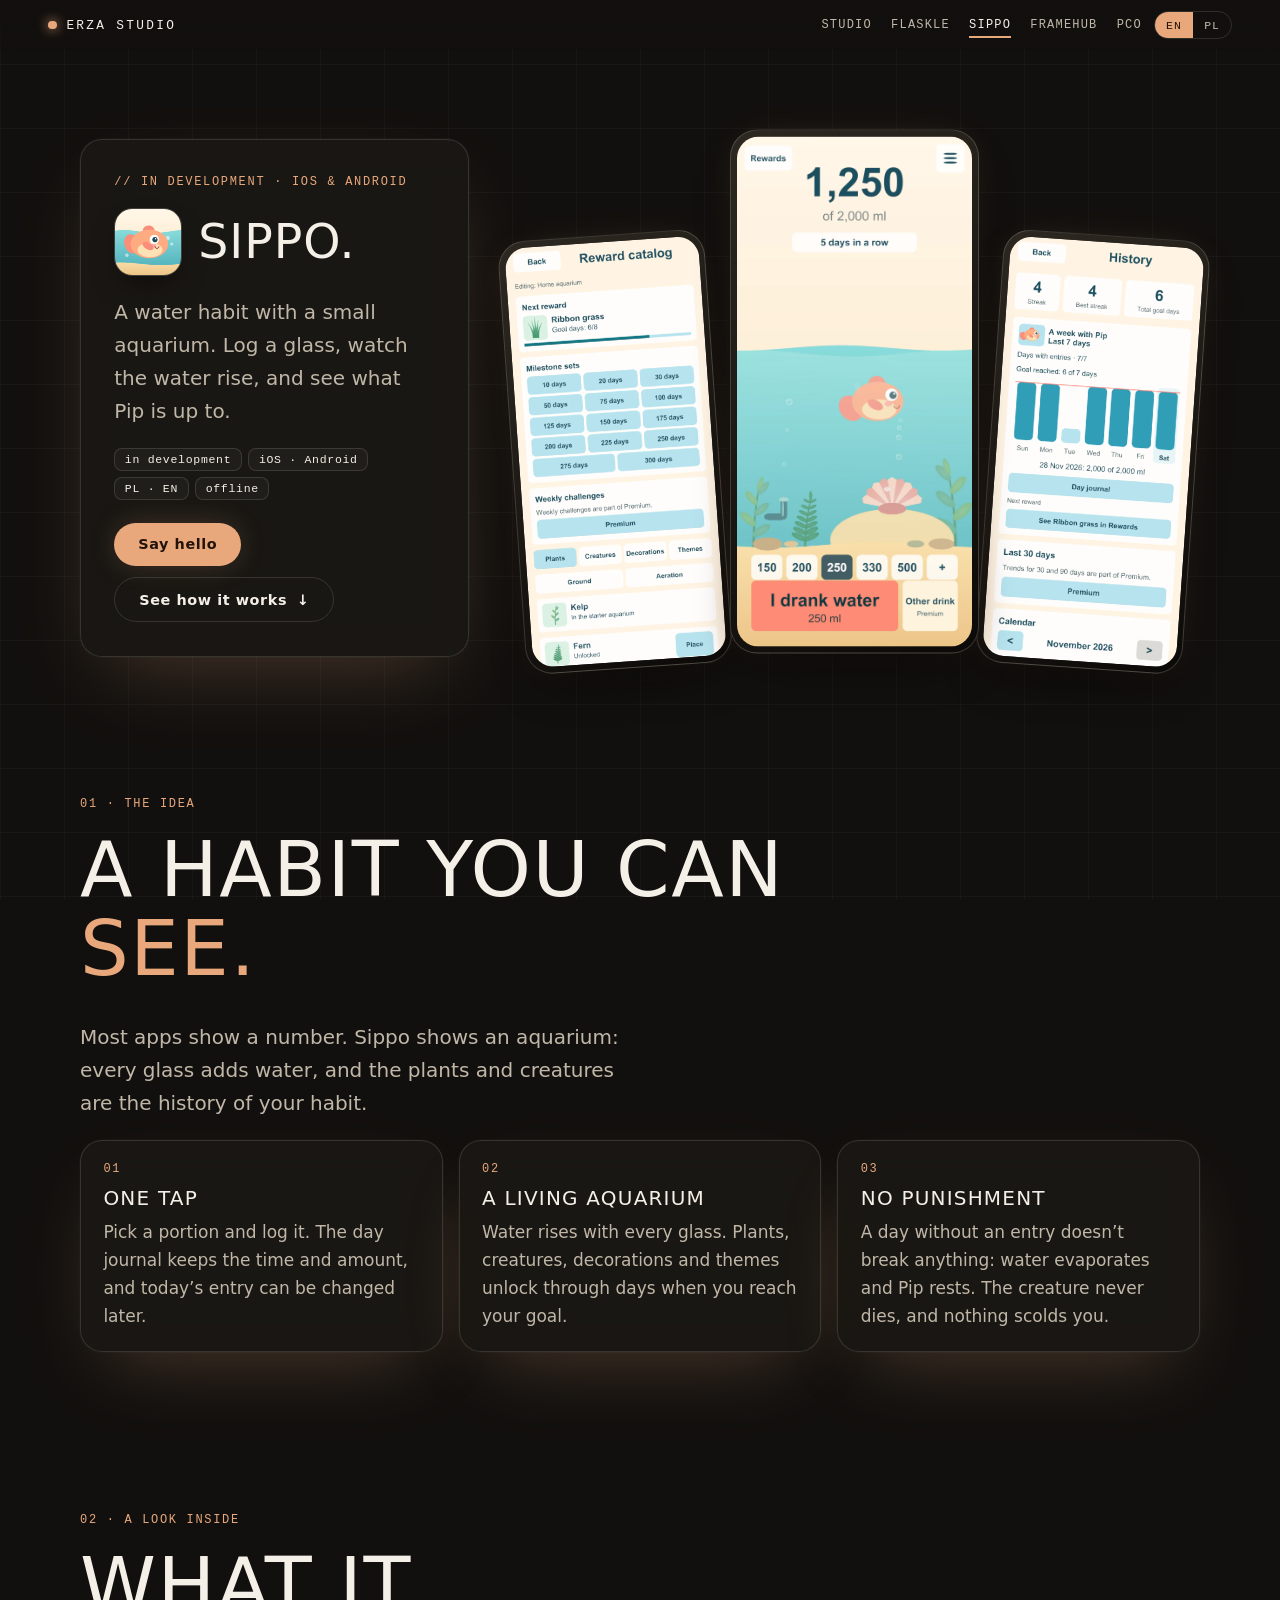
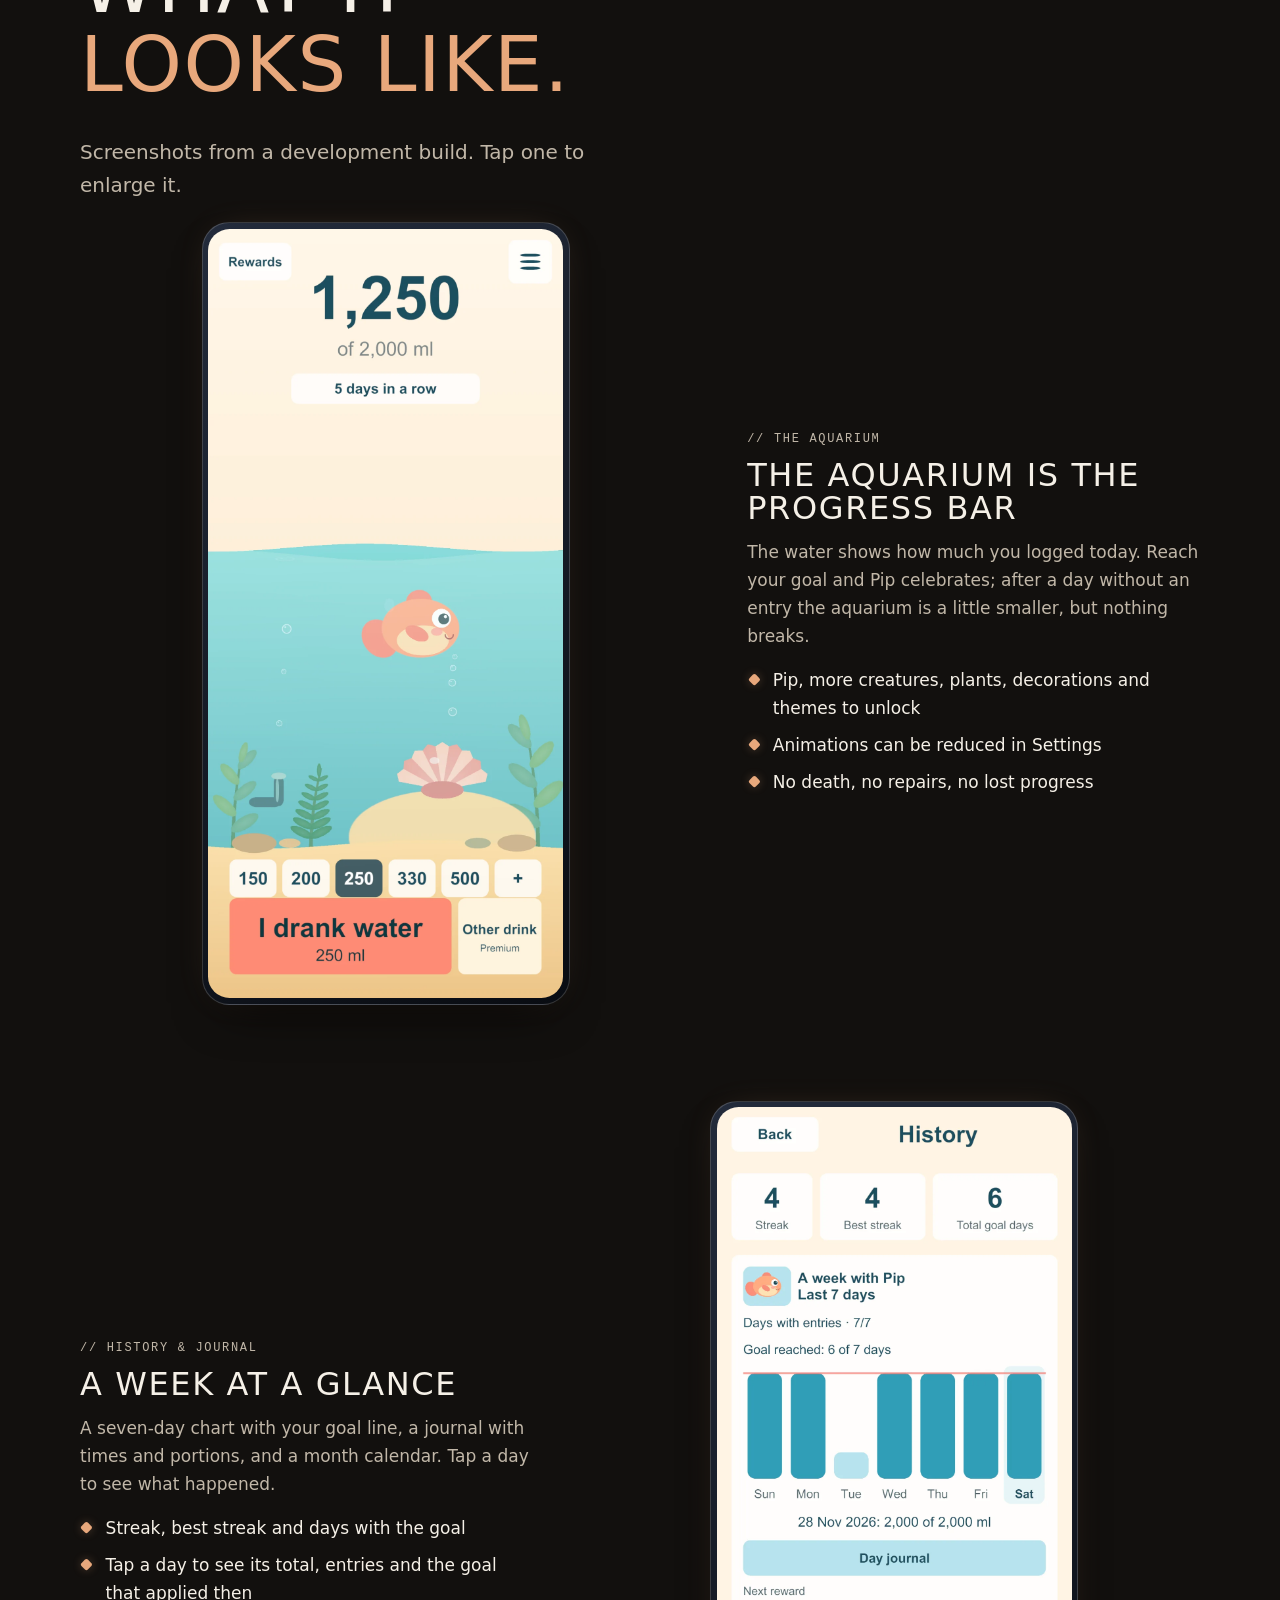
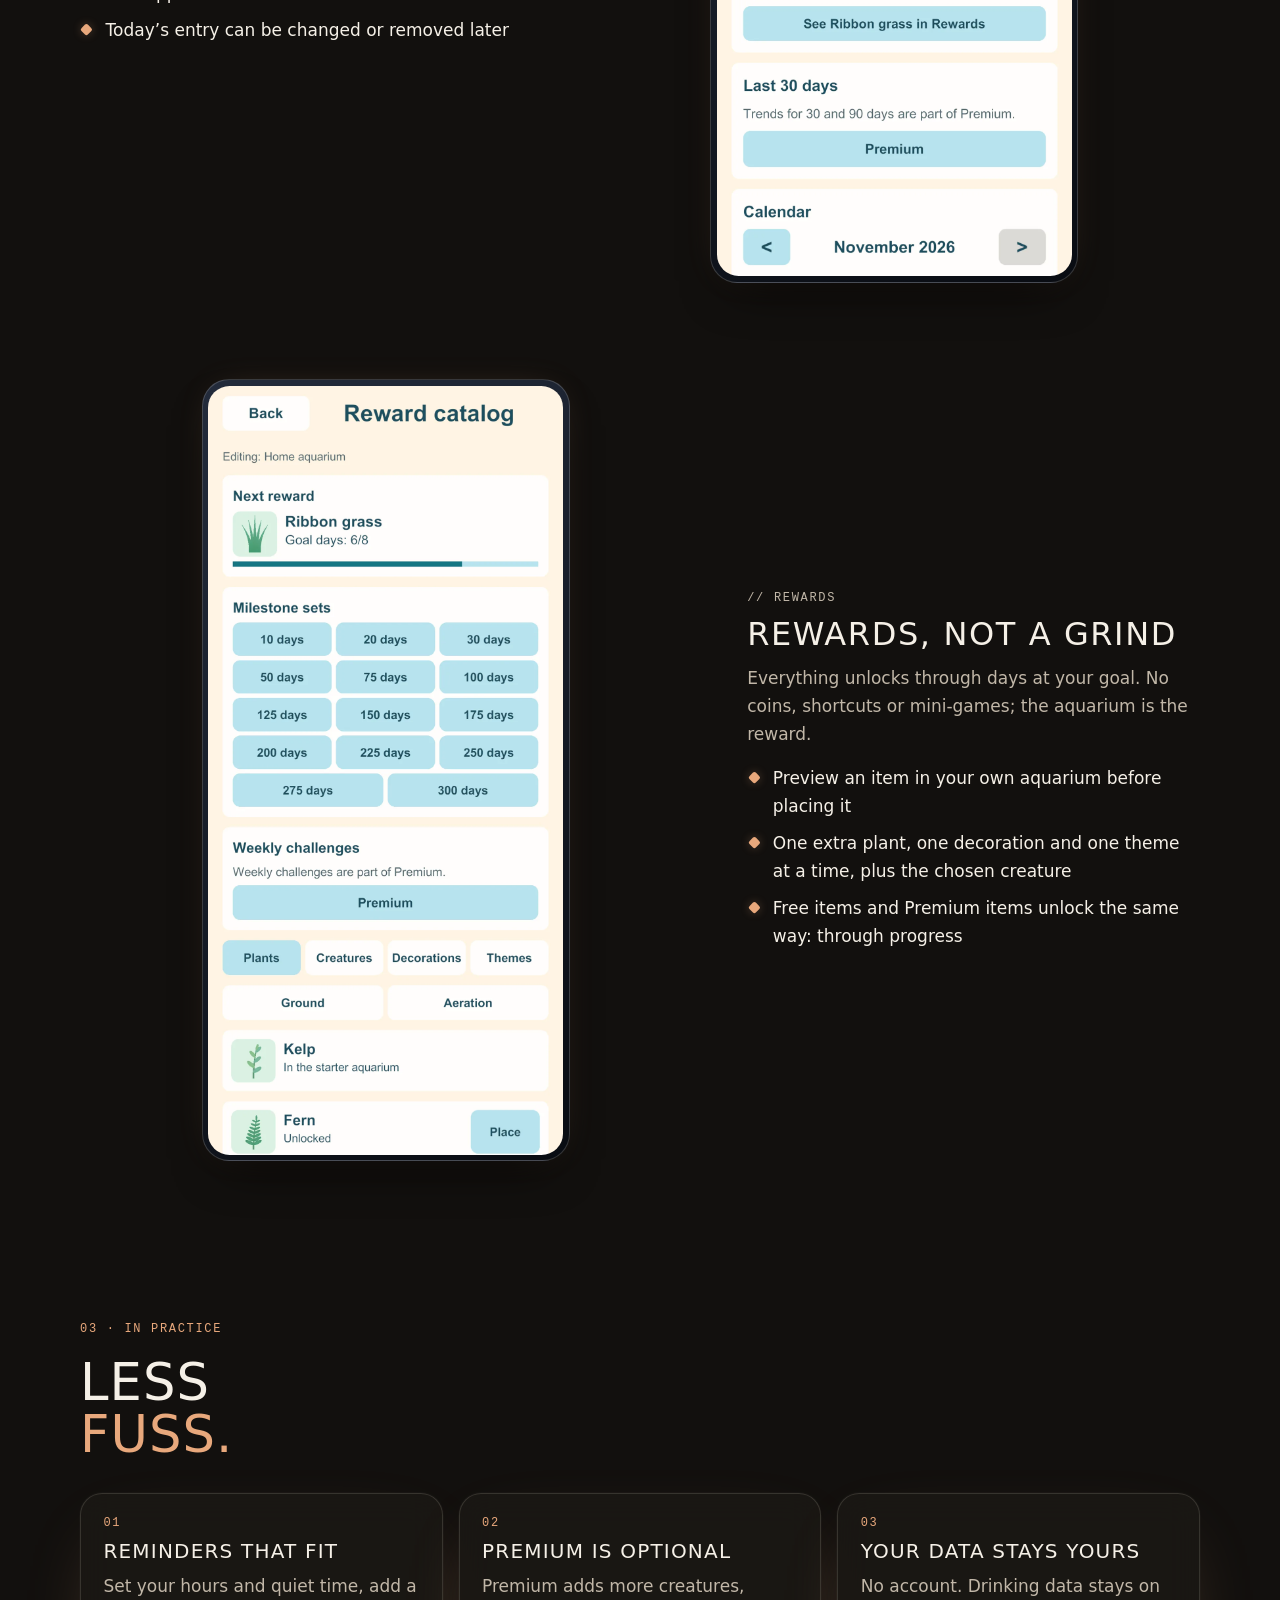
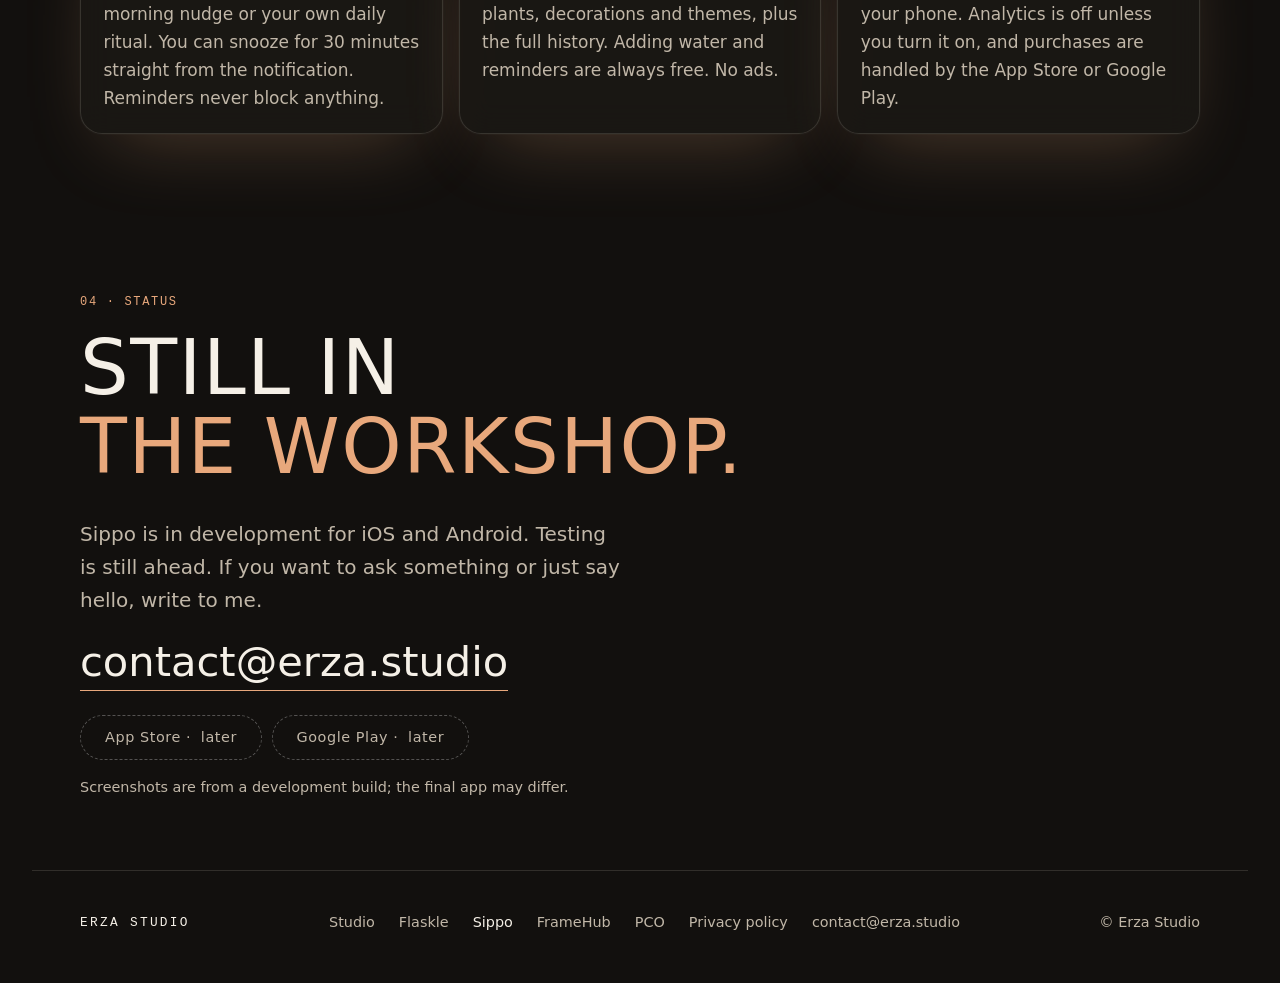
<file: sippo/index.html>
<!doctype html>
<html lang="en" data-lang="en">
<head>
<meta charset="utf-8">
<meta name="viewport" content="width=device-width, initial-scale=1">
<meta name="color-scheme" content="dark">
<meta name="theme-color" content="#12100e">
<title data-pl="Sippo · Erza Studio">Sippo · Erza Studio</title>
<meta name="description" data-en="Sippo is a water habit with a small aquarium: log a glass, watch the water rise, and unlock plants and creatures as you go. In development for iOS and Android." data-pl="Sippo to nawyk picia wody z małym akwarium: dodaj szklankę, patrz, jak podnosi się woda, i odblokowuj rośliny oraz stworki. W budowie na iOS i Androida." content="Sippo is a water habit with a small aquarium: log a glass, watch the water rise, and unlock plants and creatures as you go. In development for iOS and Android.">
<meta property="og:type" content="website">
<meta property="og:url" content="https://erza.studio/sippo/">
<meta property="og:site_name" content="Erza Studio">
<meta property="og:title" data-en="Sippo · a water habit with an aquarium" data-pl="Sippo · nawyk picia wody z akwarium" content="Sippo · a water habit with an aquarium">
<meta property="og:description" data-en="Log a glass, watch the water rise, and unlock plants and creatures as you go. In development for iOS and Android." data-pl="Dodaj szklankę, patrz, jak podnosi się woda, i odblokowuj rośliny oraz stworki. W budowie na iOS i Androida." content="Log a glass, watch the water rise, and unlock plants and creatures as you go. In development for iOS and Android.">
<meta property="og:image" content="https://erza.studio/sippo/shots/aquarium-en.webp?v=2">
<meta name="twitter:card" content="summary_large_image">
<link rel="canonical" href="https://erza.studio/sippo/">
<link rel="icon" href="../favicon.svg" type="image/svg+xml">
<link rel="stylesheet" href="../studio.css">
<script>document.documentElement.classList.add("js")</script>
</head>
<body class="sub">
<a class="skip" href="#main"><span data-l="en">Skip to content</span><span data-l="pl">Przejdź do treści</span></a>
<header class="top"><a class="brand" href="../" aria-label="Erza Studio"><span class="dot" aria-hidden="true"></span>ERZA STUDIO</a><nav aria-label="Main" data-al-en="Main" data-al-pl="Główna"><a href="../">Studio</a><a href="../flaskle/">Flaskle</a><a href="../sippo/" aria-current="page">Sippo</a><a href="../framehub/">FrameHub</a><a href="../pco/">PCO</a></nav><div class="lang" role="group" aria-label="Language" data-al-en="Language" data-al-pl="Język"><button type="button" data-set="en" aria-pressed="true">EN</button><button type="button" data-set="pl" aria-pressed="false">PL</button></div></header>
<main id="main">

<section class="gp-hero app-hero">
  <div class="glass glow gp-card reveal">
    <p class="label">// <span data-l="en">IN DEVELOPMENT · iOS &amp; ANDROID</span><span data-l="pl">W BUDOWIE · iOS I ANDROID</span></p>
    <div class="app-title"><img class="app-icon" src="icon.png" width="512" height="512" alt=""><h1 class="app-h1">Sippo.</h1></div>
    <p class="lead"><span data-l="en">A water habit with a small aquarium. Log a glass, watch the water rise, and see what Pip is up to.</span><span data-l="pl">Nawyk picia wody z małym akwarium. Dodaj szklankę, patrz, jak podnosi się woda, i zobacz, co robi Pip.</span></p>
    <ul class="chips" aria-label="Details" data-al-en="Details" data-al-pl="Szczegóły"><li><span data-l="en">in development</span><span data-l="pl">w budowie</span></li><li>iOS · Android</li><li>PL · EN</li><li>offline</li></ul>
    <div class="buttons"><a class="btn" href="mailto:contact@erza.studio?subject=Sippo"><span data-l="en">Say hello</span><span data-l="pl">Napisz do mnie</span></a><a class="btn ghost-link" href="#inside"><span data-l="en">See how it works</span><span data-l="pl">Zobacz, jak działa</span> <span aria-hidden="true">↓</span></a></div>
  </div>
  <div class="app-right hero-phones reveal">
    <div class="fan">
      <span class="phone"><img data-l="en" src="shots/collection-en.webp?v=2" width="1080" height="2341" fetchpriority="high" decoding="async" alt="Sippo reward catalog with a next reward and plants"><img data-l="pl" src="shots/collection-pl.webp?v=2" width="1080" height="2341" decoding="async" alt="Katalog nagród Sippo z następną nagrodą i roślinami"></span>
      <span class="phone"><img data-l="en" src="shots/aquarium-en.webp?v=2" width="1080" height="2341" fetchpriority="high" decoding="async" alt="Sippo aquarium: Pip, a fern, a shell and 1,250 of 2,000 ml"><img data-l="pl" src="shots/aquarium-pl.webp?v=2" width="1080" height="2341" decoding="async" alt="Akwarium Sippo: Pip, paproć, muszla i 1 250 z 2 000 ml"></span>
      <span class="phone"><img data-l="en" src="shots/history-en.webp?v=2" width="1080" height="2341" decoding="async" alt="Sippo history with a seven-day chart, streak and calendar"><img data-l="pl" src="shots/history-pl.webp?v=2" width="1080" height="2341" decoding="async" alt="Historia Sippo z wykresem siedmiu dni, serią i kalendarzem"></span>
    </div>
  </div>
</section>

<section class="section" aria-labelledby="idea-h">
  <p class="label reveal">01 · <span data-l="en">THE IDEA</span><span data-l="pl">POMYSŁ</span></p>
  <h2 id="idea-h" class="reveal"><span data-l="en">A habit you can<br><em>see.</em></span><span data-l="pl">Nawyk, który<br><em>widać.</em></span></h2>
  <p class="lead reveal"><span data-l="en">Most apps show a number. Sippo shows an aquarium: every glass adds water, and the plants and creatures are the history of your habit.</span><span data-l="pl">Większość aplikacji pokazuje liczbę. Sippo pokazuje akwarium: każda szklanka dodaje wody, a rośliny i stworki są zapisem Twojego nawyku.</span></p>
  <ul class="feats">
    <li class="glass glow feat reveal"><p class="label">01</p><h3><span data-l="en">One tap</span><span data-l="pl">Jedno dotknięcie</span></h3><p><span data-l="en">Pick a portion and log it. The day journal keeps the time and amount, and today’s entry can be changed later.</span><span data-l="pl">Wybierz porcję i dodaj ją. Dziennik dnia zapisze godzinę i ilość, a dzisiejszy wpis możesz później poprawić.</span></p></li>
    <li class="glass glow feat reveal"><p class="label">02</p><h3><span data-l="en">A living aquarium</span><span data-l="pl">Żywe akwarium</span></h3><p><span data-l="en">Water rises with every glass. Plants, creatures, decorations and themes unlock through days when you reach your goal.</span><span data-l="pl">Woda podnosi się z każdą szklanką. Rośliny, stworki, dekoracje i motywy odblokowują się za dni, w których osiągniesz cel.</span></p></li>
    <li class="glass glow feat reveal"><p class="label">03</p><h3><span data-l="en">No punishment</span><span data-l="pl">Bez kar</span></h3><p><span data-l="en">A day without an entry doesn’t break anything: water evaporates and Pip rests. The creature never dies, and nothing scolds you.</span><span data-l="pl">Dzień bez wpisu niczego nie psuje: woda paruje, a Pip odpoczywa. Stworek nigdy nie umiera i nie dostajesz wyrzutów.</span></p></li>
  </ul>
</section>

<section class="section" id="inside" aria-labelledby="inside-h">
  <p class="label reveal">02 · <span data-l="en">A LOOK INSIDE</span><span data-l="pl">ZAJRZYJ DO ŚRODKA</span></p>
  <h2 id="inside-h" class="reveal"><span data-l="en">What it<br><em>looks like.</em></span><span data-l="pl">Jak to<br><em>wygląda.</em></span></h2>
  <p class="lead reveal"><span data-l="en">Screenshots from a development build. Tap one to enlarge it.</span><span data-l="pl">Zrzuty z wersji w budowie. Dotknij, żeby powiększyć.</span></p>

  <div class="tour">
    <article class="tour-row">
      <div class="tour-shot reveal"><button type="button" class="frame phone" aria-label="Enlarge screenshot" data-al-en="Enlarge screenshot" data-al-pl="Powiększ zrzut ekranu"><img data-l="en" src="shots/aquarium-en.webp?v=2" width="1080" height="2341" loading="lazy" decoding="async" alt="The aquarium: Pip swimming between a fern and a shell, with 1,250 of 2,000 ml logged"><img data-l="pl" src="shots/aquarium-pl.webp?v=2" width="1080" height="2341" loading="lazy" decoding="async" alt="Akwarium: Pip pływa między paprocią a muszlą, z 1 250 z 2 000 ml"></button></div>
      <div class="reveal">
        <p class="label">// <span data-l="en">THE AQUARIUM</span><span data-l="pl">AKWARIUM</span></p>
        <h3><span data-l="en">The aquarium is the progress bar</span><span data-l="pl">Akwarium zamiast paska postępu</span></h3>
        <p><span data-l="en">The water shows how much you logged today. Reach your goal and Pip celebrates; after a day without an entry the aquarium is a little smaller, but nothing breaks.</span><span data-l="pl">Woda pokazuje, ile dziś wypiłeś. Osiągnij cel, a Pip się ucieszy. Po dniu bez wpisu akwarium będzie trochę mniejsze, ale nic się nie zepsuje.</span></p>
        <ul class="ticks">
          <li><span data-l="en">Pip, more creatures, plants, decorations and themes to unlock</span><span data-l="pl">Pip, kolejne stworki, rośliny, dekoracje i motywy do odblokowania</span></li>
          <li><span data-l="en">Animations can be reduced in Settings</span><span data-l="pl">Animacje można ograniczyć w Ustawieniach</span></li>
          <li><span data-l="en">No death, no repairs, no lost progress</span><span data-l="pl">Bez śmierci, bez naprawiania zniszczeń i bez utraty postępu</span></li>
        </ul>
      </div>
    </article>

    <article class="tour-row">
      <div class="tour-shot reveal"><button type="button" class="frame phone" aria-label="Enlarge screenshot" data-al-en="Enlarge screenshot" data-al-pl="Powiększ zrzut ekranu"><img data-l="en" src="shots/history-en.webp?v=2" width="1080" height="2341" loading="lazy" decoding="async" alt="History: streak, best streak, goal days, a seven-day chart and a month calendar"><img data-l="pl" src="shots/history-pl.webp?v=2" width="1080" height="2341" loading="lazy" decoding="async" alt="Historia: seria, najlepsza seria, dni z celem, wykres siedmiu dni i kalendarz miesiąca"></button></div>
      <div class="reveal">
        <p class="label">// <span data-l="en">HISTORY &amp; JOURNAL</span><span data-l="pl">HISTORIA I DZIENNIK</span></p>
        <h3><span data-l="en">A week at a glance</span><span data-l="pl">Tydzień na jednym ekranie</span></h3>
        <p><span data-l="en">A seven-day chart with your goal line, a journal with times and portions, and a month calendar. Tap a day to see what happened.</span><span data-l="pl">Wykres siedmiu dni z linią celu, dziennik z godzinami i porcjami oraz kalendarz miesiąca. Dotknij dnia, żeby zobaczyć, co się wtedy działo.</span></p>
        <ul class="ticks">
          <li><span data-l="en">Streak, best streak and days with the goal</span><span data-l="pl">Seria, najlepsza seria i dni z celem</span></li>
          <li><span data-l="en">Tap a day to see its total, entries and the goal that applied then</span><span data-l="pl">Dotknij dnia, żeby zobaczyć sumę, wpisy i cel, jaki wtedy obowiązywał</span></li>
          <li><span data-l="en">Today’s entry can be changed or removed later</span><span data-l="pl">Dzisiejszy wpis możesz poprawić albo usunąć także później</span></li>
        </ul>
      </div>
    </article>

    <article class="tour-row">
      <div class="tour-shot reveal"><button type="button" class="frame phone" aria-label="Enlarge screenshot" data-al-en="Enlarge screenshot" data-al-pl="Powiększ zrzut ekranu"><img data-l="en" src="shots/collection-en.webp?v=2" width="1080" height="2341" loading="lazy" decoding="async" alt="Reward catalog: the next reward, weekly challenges and plants to place in the aquarium"><img data-l="pl" src="shots/collection-pl.webp?v=2" width="1080" height="2341" loading="lazy" decoding="async" alt="Katalog nagród: następna nagroda, wyzwania tygodnia i rośliny do wstawienia do akwarium"></button></div>
      <div class="reveal">
        <p class="label">// <span data-l="en">REWARDS</span><span data-l="pl">NAGRODY</span></p>
        <h3><span data-l="en">Rewards, not a grind</span><span data-l="pl">Nagrody za postęp</span></h3>
        <p><span data-l="en">Everything unlocks through days at your goal. No coins, shortcuts or mini-games; the aquarium is the reward.</span><span data-l="pl">Wszystko odblokowuje się za dni, w których osiągniesz cel. Nie ma monet, skrótów ani mini-gier; nagrodą jest akwarium.</span></p>
        <ul class="ticks">
          <li><span data-l="en">Preview an item in your own aquarium before placing it</span><span data-l="pl">Podejrzyj element we własnym akwarium, zanim go wstawisz</span></li>
          <li><span data-l="en">One extra plant, one decoration and one theme at a time, plus the chosen creature</span><span data-l="pl">Jedna dodatkowa roślina, jedna dekoracja i jeden motyw naraz, plus wybrany stworek</span></li>
          <li><span data-l="en">Free items and Premium items unlock the same way: through progress</span><span data-l="pl">Darmowe elementy i te z Premium odblokowują się tak samo — za postęp</span></li>
        </ul>
      </div>
    </article>
  </div>
</section>

<section class="section" aria-labelledby="gentle-h">
  <p class="label reveal">03 · <span data-l="en">IN PRACTICE</span><span data-l="pl">W PRAKTYCE</span></p>
  <h2 id="gentle-h" class="h-sm reveal"><span data-l="en">Less<br><em>fuss.</em></span><span data-l="pl">Mniej<br><em>zachodu.</em></span></h2>
  <ul class="feats">
    <li class="glass glow feat reveal"><p class="label">01</p><h3><span data-l="en">Reminders that fit</span><span data-l="pl">Przypomnienia, które pasują</span></h3><p><span data-l="en">Set your hours and quiet time, add a morning nudge or your own daily ritual. You can snooze for 30 minutes straight from the notification. Reminders never block anything.</span><span data-l="pl">Ustaw godziny i ciszę nocną, dodaj poranne przypomnienie albo własny rytuał dnia. Możesz przesunąć przypomnienie o 30 minut prosto z powiadomienia. Przypomnienia nigdy niczego nie blokują.</span></p></li>
    <li class="glass glow feat reveal"><p class="label">02</p><h3><span data-l="en">Premium is optional</span><span data-l="pl">Premium jest opcjonalne</span></h3><p><span data-l="en">Premium adds more creatures, plants, decorations and themes, plus the full history. Adding water and reminders are always free. No ads.</span><span data-l="pl">Premium dodaje kolejne stworki, rośliny, dekoracje i motywy oraz całą historię. Dodawanie wody i przypomnienia są zawsze bezpłatne. Reklam nie ma.</span></p></li>
    <li class="glass glow feat reveal"><p class="label">03</p><h3><span data-l="en">Your data stays yours</span><span data-l="pl">Dane zostają u Ciebie</span></h3><p><span data-l="en">No account. Drinking data stays on your phone. Analytics is off unless you turn it on, and purchases are handled by the App Store or Google Play.</span><span data-l="pl">Bez konta. Dane o piciu zostają na telefonie. Analityka jest wyłączona, dopóki jej nie włączysz, a zakupy obsługuje App Store albo Google Play.</span></p></li>
  </ul>
</section>

<section class="section contact" aria-labelledby="status-h">
  <p class="label reveal">04 · <span data-l="en">STATUS</span><span data-l="pl">STATUS</span></p>
  <h2 id="status-h" class="reveal"><span data-l="en">Still in<br><em>the workshop.</em></span><span data-l="pl">Wciąż<br><em>w warsztacie.</em></span></h2>
  <p class="lead reveal"><span data-l="en">Sippo is in development for iOS and Android. Testing is still ahead. If you want to ask something or just say hello, write to me.</span><span data-l="pl">Sippo powstaje na iOS i Androida. Testy są jeszcze przed nami. Jeśli chcesz o coś zapytać albo po prostu się przywitać, napisz do mnie.</span></p>
  <p class="reveal"><a class="mail" href="mailto:contact@erza.studio?subject=Sippo">contact@erza.studio</a></p>
  <div class="soon reveal"><span class="btn ghost" aria-disabled="true">App Store · <span data-l="en">later</span><span data-l="pl">później</span></span><span class="btn ghost" aria-disabled="true">Google Play · <span data-l="en">later</span><span data-l="pl">później</span></span></div>
  <p class="note reveal"><span data-l="en">Screenshots are from a development build; the final app may differ.</span><span data-l="pl">Zrzuty pochodzą z wersji w budowie; końcowa aplikacja może się różnić.</span></p>
</section>

</main>
<footer class="foot"><p class="brand-s">ERZA STUDIO</p><nav aria-label="Footer" data-al-en="Footer" data-al-pl="Stopka"><a href="../">Studio</a><a href="../flaskle/">Flaskle</a><a href="../sippo/" aria-current="page">Sippo</a><a href="../framehub/">FrameHub</a><a href="../pco/">PCO</a><a href="../flaskle/privacy/"><span data-l="en">Privacy policy</span><span data-l="pl">Polityka prywatności</span></a><a href="mailto:contact@erza.studio">contact@erza.studio</a></nav><p class="muted">© Erza Studio</p></footer>
<script src="../studio.js" defer></script>
</body>
</html>
</file>
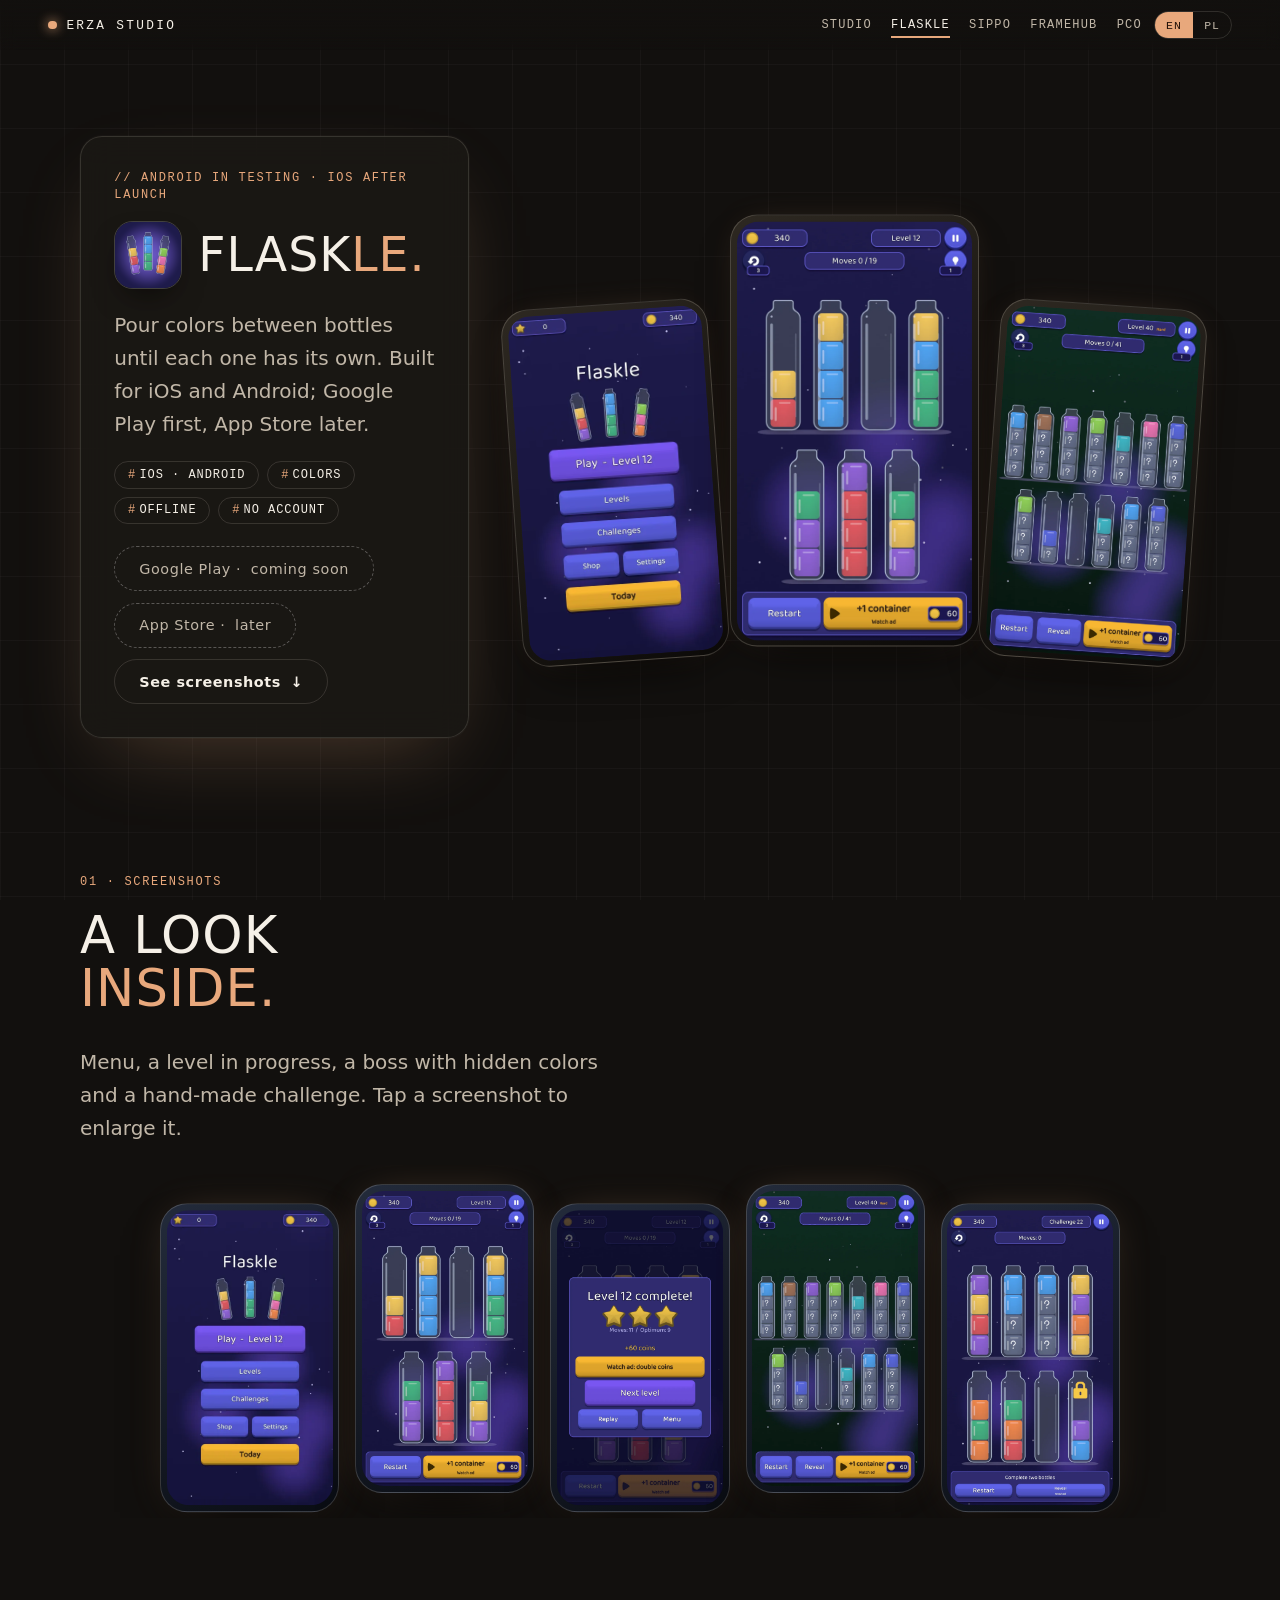
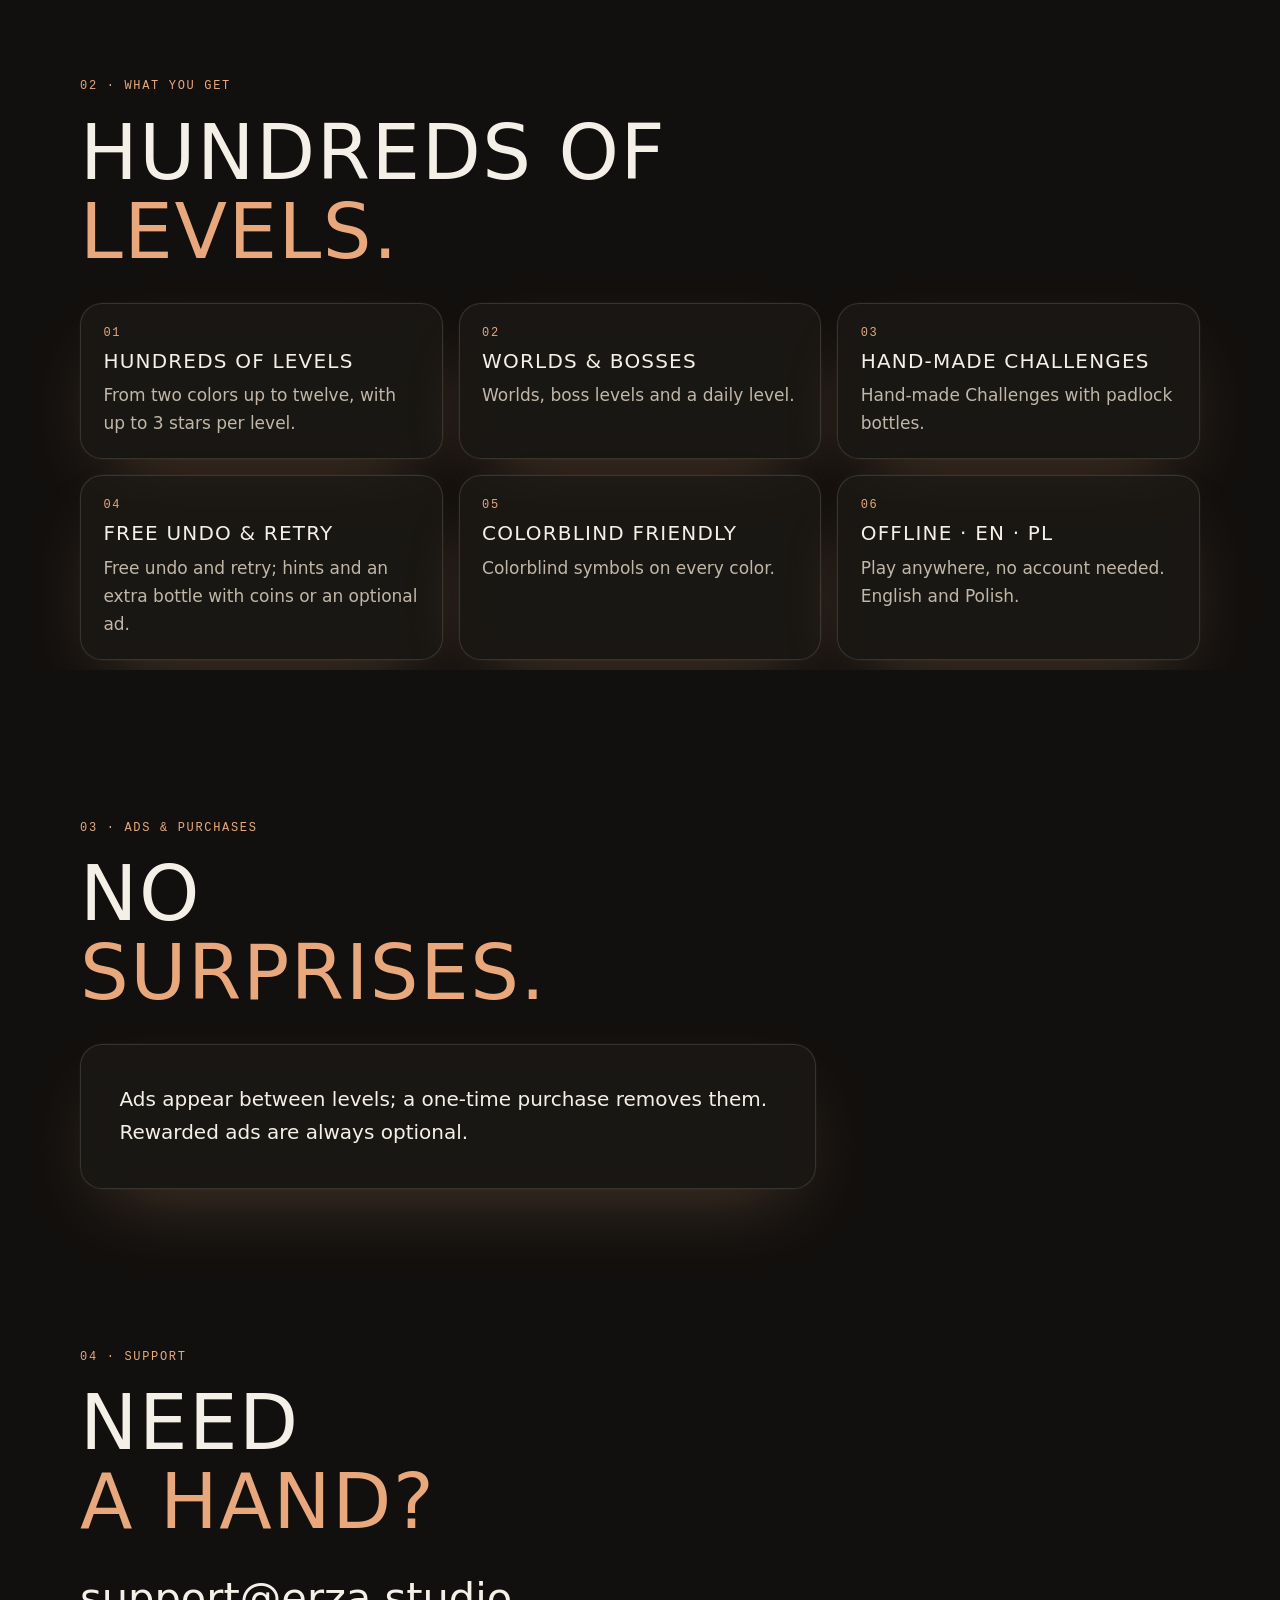
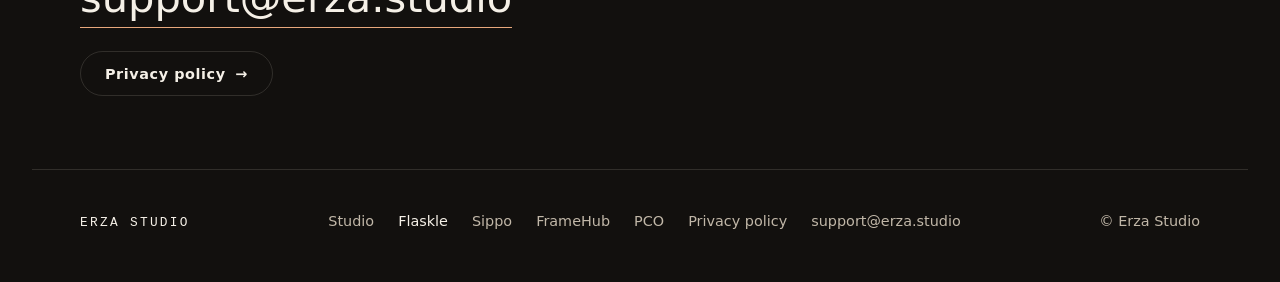
<file: sortpuzzle/index.html>
<!doctype html>
<html lang="en">
<head>
<meta charset="utf-8">
<meta name="viewport" content="width=device-width, initial-scale=1">
<title>Flaskle · Erza Studio</title>
<meta name="robots" content="noindex">
<link rel="canonical" href="https://erza.studio/flaskle/">
<meta http-equiv="refresh" content="0; url=/flaskle/">
<script>location.replace("/flaskle/" + location.hash);</script>
</head>
<body>
<p>Sort Puzzle is now called Flaskle. / Sort Puzzle nazywa się teraz Flaskle.</p>
<p><a href="/flaskle/">https://erza.studio/flaskle/</a></p>
</body>
</html>
</file>
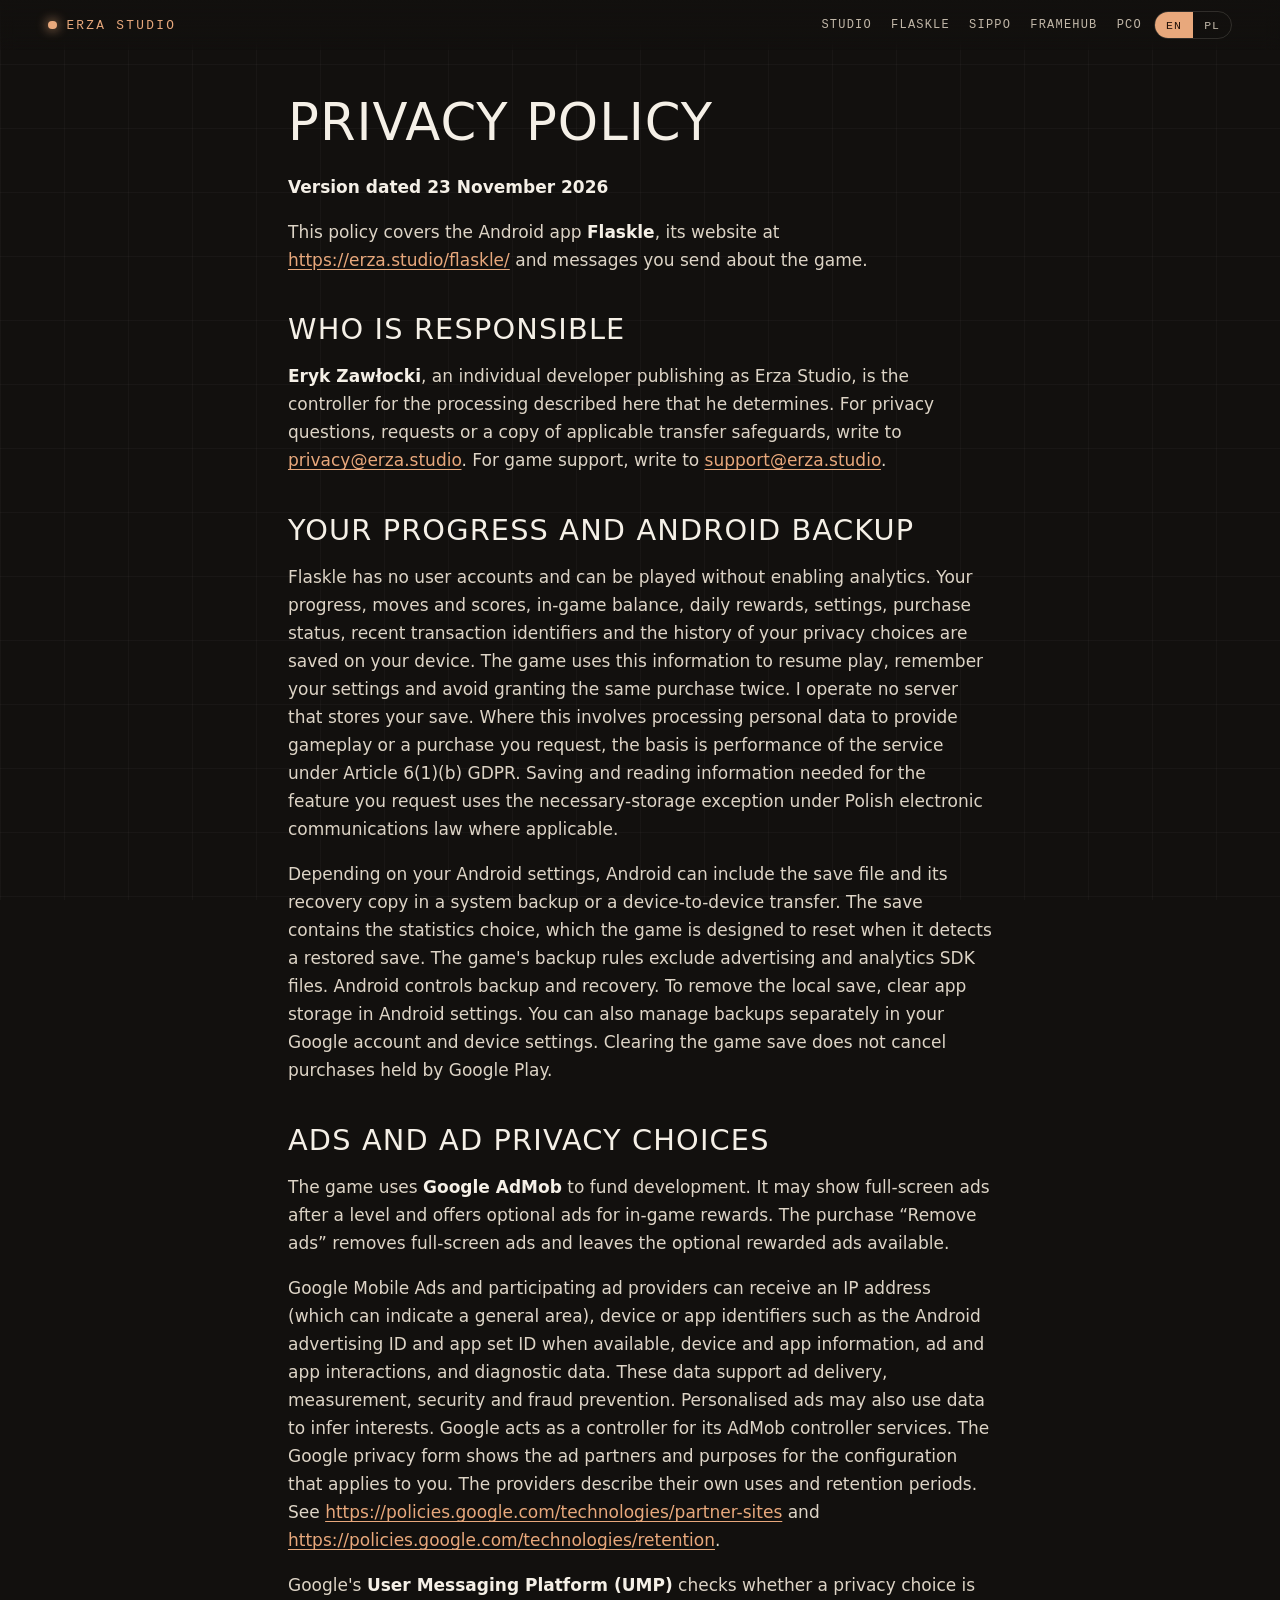
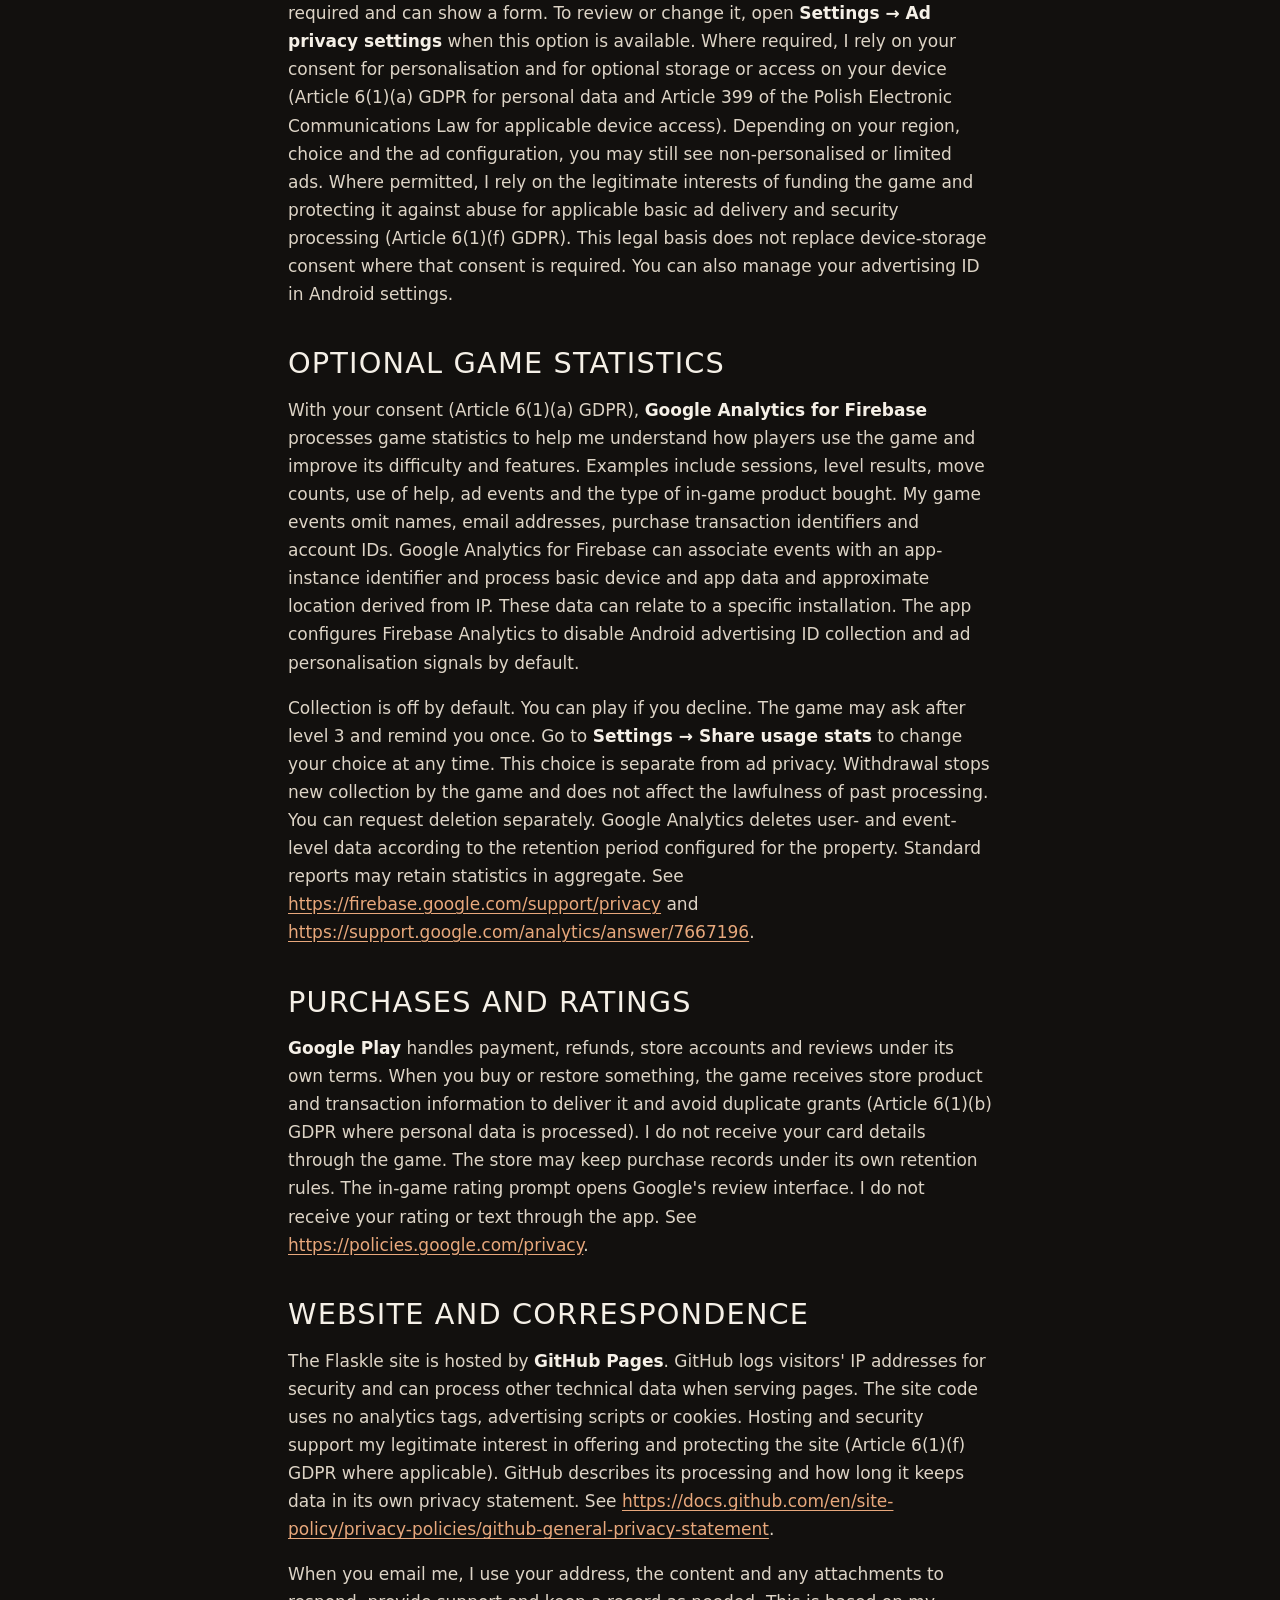
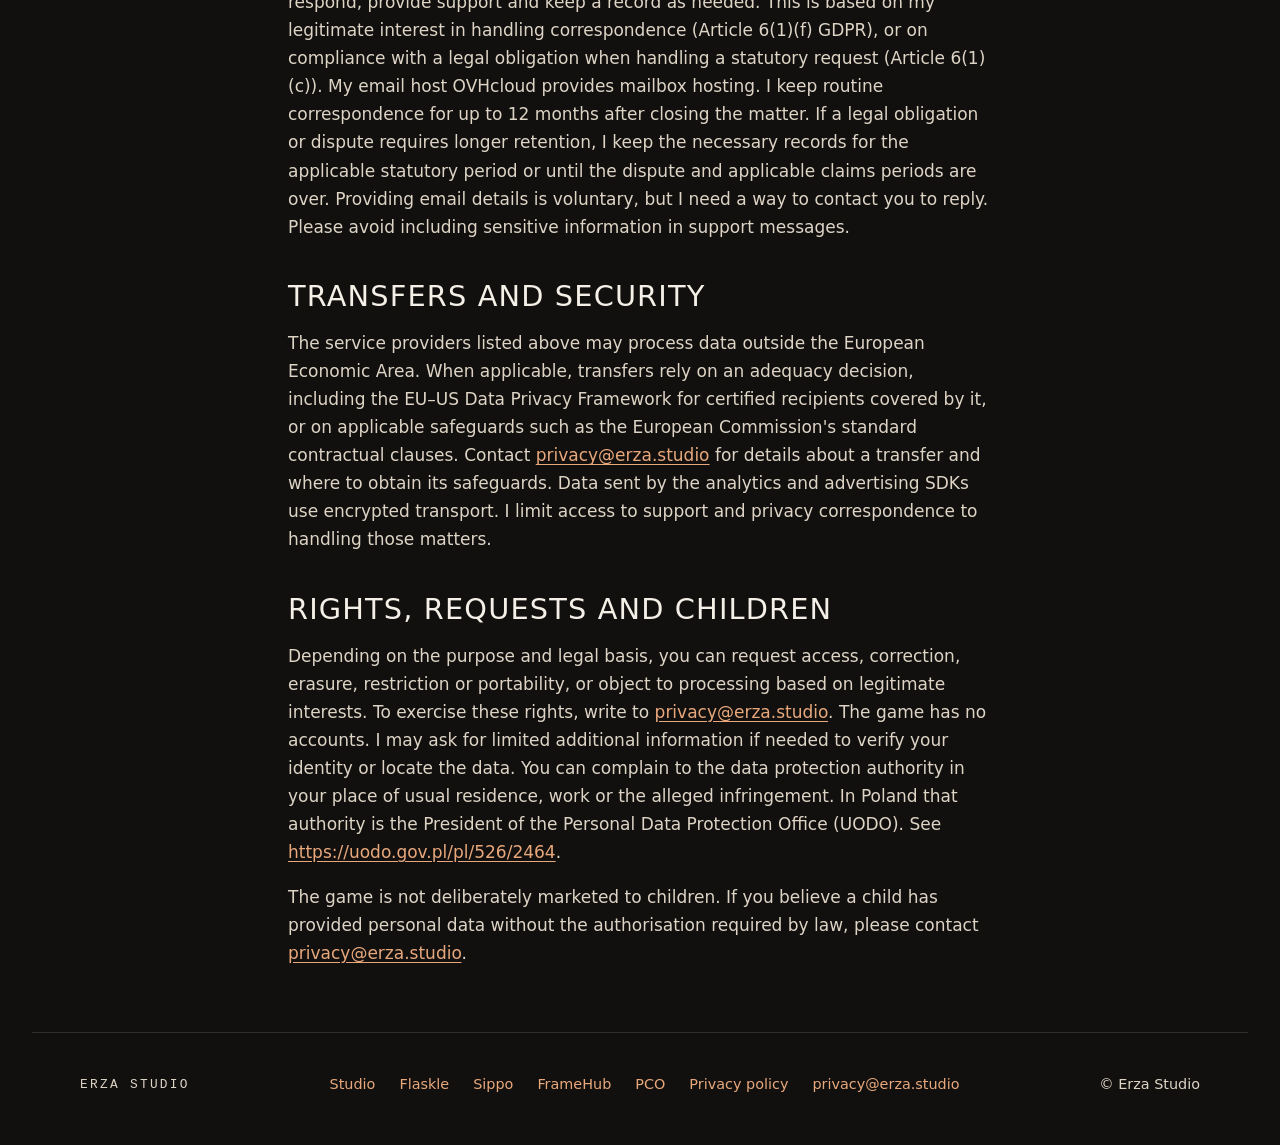
<file: flaskle/privacy/index.html>
<!doctype html>
<html lang="en" data-lang="en">
<head>
<meta charset="utf-8">
<meta name="viewport" content="width=device-width, initial-scale=1">
<meta name="color-scheme" content="dark">
<meta name="theme-color" content="#12100e">
<title data-pl="Polityka prywatności · Flaskle">Privacy Policy · Flaskle</title>
<meta name="description" content="Privacy policy for Flaskle on Android.">
<link rel="canonical" href="https://erza.studio/flaskle/privacy/">
<link rel="icon" href="../../favicon.svg" type="image/svg+xml">
<link rel="stylesheet" href="../../studio.css">
<script>document.documentElement.classList.add("js")</script>
</head>
<body class="sub prose-page">
<a class="skip" href="#main"><span data-l="en">Skip to content</span><span data-l="pl">Przejdź do treści</span></a>
<header class="top"><a class="brand" href="../../" aria-label="Erza Studio"><span class="dot" aria-hidden="true"></span>ERZA STUDIO</a><nav aria-label="Main" data-al-en="Main" data-al-pl="Główna"><a href="../../">Studio</a><a href="../../flaskle/">Flaskle</a><a href="../../sippo/">Sippo</a><a href="../../framehub/">FrameHub</a><a href="../../pco/">PCO</a></nav><div class="lang" role="group" aria-label="Language" data-al-en="Language" data-al-pl="Język"><button type="button" data-set="en" aria-pressed="true">EN</button><button type="button" data-set="pl" aria-pressed="false">PL</button></div></header>
<main id="main">
<h1><span data-l="en">Privacy Policy</span><span data-l="pl">Polityka prywatności</span></h1><section class="policy-language" id="en" lang="en" data-l="en"><p><strong>Version dated 23 November 2026</strong></p>
<p>This policy covers the Android app <strong>Flaskle</strong>, its website at <a href="https://erza.studio/flaskle/">https://erza.studio/flaskle/</a> and messages you send about the game.</p>
<h2>Who is responsible</h2>
<p><strong>Eryk Zawłocki</strong>, an individual developer publishing as Erza Studio, is the controller for the processing described here that he determines. For privacy questions, requests or a copy of applicable transfer safeguards, write to <a href="mailto:privacy@erza.studio">privacy@erza.studio</a>. For game support, write to <a href="mailto:support@erza.studio">support@erza.studio</a>.</p>
<h2>Your progress and Android backup</h2>
<p>Flaskle has no user accounts and can be played without enabling analytics. Your progress, moves and scores, in-game balance, daily rewards, settings, purchase status, recent transaction identifiers and the history of your privacy choices are saved on your device. The game uses this information to resume play, remember your settings and avoid granting the same purchase twice. I operate no server that stores your save. Where this involves processing personal data to provide gameplay or a purchase you request, the basis is performance of the service under Article 6(1)(b) GDPR. Saving and reading information needed for the feature you request uses the necessary-storage exception under Polish electronic communications law where applicable.</p>
<p>Depending on your Android settings, Android can include the save file and its recovery copy in a system backup or a device-to-device transfer. The save contains the statistics choice, which the game is designed to reset when it detects a restored save. The game&#x27;s backup rules exclude advertising and analytics SDK files. Android controls backup and recovery. To remove the local save, clear app storage in Android settings. You can also manage backups separately in your Google account and device settings. Clearing the game save does not cancel purchases held by Google Play.</p>
<h2>Ads and ad privacy choices</h2>
<p>The game uses <strong>Google AdMob</strong> to fund development. It may show full-screen ads after a level and offers optional ads for in-game rewards. The purchase “Remove ads” removes full-screen ads and leaves the optional rewarded ads available.</p>
<p>Google Mobile Ads and participating ad providers can receive an IP address (which can indicate a general area), device or app identifiers such as the Android advertising ID and app set ID when available, device and app information, ad and app interactions, and diagnostic data. These data support ad delivery, measurement, security and fraud prevention. Personalised ads may also use data to infer interests. Google acts as a controller for its AdMob controller services. The Google privacy form shows the ad partners and purposes for the configuration that applies to you. The providers describe their own uses and retention periods. See <a href="https://policies.google.com/technologies/partner-sites">https://policies.google.com/technologies/partner-sites</a> and <a href="https://policies.google.com/technologies/retention">https://policies.google.com/technologies/retention</a>.</p>
<p>Google&#x27;s <strong>User Messaging Platform (UMP)</strong> checks whether a privacy choice is required and can show a form. To review or change it, open <strong>Settings → Ad privacy settings</strong> when this option is available. Where required, I rely on your consent for personalisation and for optional storage or access on your device (Article 6(1)(a) GDPR for personal data and Article 399 of the Polish Electronic Communications Law for applicable device access). Depending on your region, choice and the ad configuration, you may still see non-personalised or limited ads. Where permitted, I rely on the legitimate interests of funding the game and protecting it against abuse for applicable basic ad delivery and security processing (Article 6(1)(f) GDPR). This legal basis does not replace device-storage consent where that consent is required. You can also manage your advertising ID in Android settings.</p>
<h2>Optional game statistics</h2>
<p>With your consent (Article 6(1)(a) GDPR), <strong>Google Analytics for Firebase</strong> processes game statistics to help me understand how players use the game and improve its difficulty and features. Examples include sessions, level results, move counts, use of help, ad events and the type of in-game product bought. My game events omit names, email addresses, purchase transaction identifiers and account IDs. Google Analytics for Firebase can associate events with an app-instance identifier and process basic device and app data and approximate location derived from IP. These data can relate to a specific installation. The app configures Firebase Analytics to disable Android advertising ID collection and ad personalisation signals by default.</p>
<p>Collection is off by default. You can play if you decline. The game may ask after level 3 and remind you once. Go to <strong>Settings → Share usage stats</strong> to change your choice at any time. This choice is separate from ad privacy. Withdrawal stops new collection by the game and does not affect the lawfulness of past processing. You can request deletion separately. Google Analytics deletes user- and event-level data according to the retention period configured for the property. Standard reports may retain statistics in aggregate. See <a href="https://firebase.google.com/support/privacy">https://firebase.google.com/support/privacy</a> and <a href="https://support.google.com/analytics/answer/7667196">https://support.google.com/analytics/answer/7667196</a>.</p>
<h2>Purchases and ratings</h2>
<p><strong>Google Play</strong> handles payment, refunds, store accounts and reviews under its own terms. When you buy or restore something, the game receives store product and transaction information to deliver it and avoid duplicate grants (Article 6(1)(b) GDPR where personal data is processed). I do not receive your card details through the game. The store may keep purchase records under its own retention rules. The in-game rating prompt opens Google&#x27;s review interface. I do not receive your rating or text through the app. See <a href="https://policies.google.com/privacy">https://policies.google.com/privacy</a>.</p>
<h2>Website and correspondence</h2>
<p>The Flaskle site is hosted by <strong>GitHub Pages</strong>. GitHub logs visitors&#x27; IP addresses for security and can process other technical data when serving pages. The site code uses no analytics tags, advertising scripts or cookies. Hosting and security support my legitimate interest in offering and protecting the site (Article 6(1)(f) GDPR where applicable). GitHub describes its processing and how long it keeps data in its own privacy statement. See <a href="https://docs.github.com/en/site-policy/privacy-policies/github-general-privacy-statement">https://docs.github.com/en/site-policy/privacy-policies/github-general-privacy-statement</a>.</p>
<p>When you email me, I use your address, the content and any attachments to respond, provide support and keep a record as needed. This is based on my legitimate interest in handling correspondence (Article 6(1)(f) GDPR), or on compliance with a legal obligation when handling a statutory request (Article 6(1)(c)). My email host OVHcloud provides mailbox hosting. I keep routine correspondence for up to 12 months after closing the matter. If a legal obligation or dispute requires longer retention, I keep the necessary records for the applicable statutory period or until the dispute and applicable claims periods are over. Providing email details is voluntary, but I need a way to contact you to reply. Please avoid including sensitive information in support messages.</p>
<h2>Transfers and security</h2>
<p>The service providers listed above may process data outside the European Economic Area. When applicable, transfers rely on an adequacy decision, including the EU–US Data Privacy Framework for certified recipients covered by it, or on applicable safeguards such as the European Commission&#x27;s standard contractual clauses. Contact <a href="mailto:privacy@erza.studio">privacy@erza.studio</a> for details about a transfer and where to obtain its safeguards. Data sent by the analytics and advertising SDKs use encrypted transport. I limit access to support and privacy correspondence to handling those matters.</p>
<h2>Rights, requests and children</h2>
<p>Depending on the purpose and legal basis, you can request access, correction, erasure, restriction or portability, or object to processing based on legitimate interests. To exercise these rights, write to <a href="mailto:privacy@erza.studio">privacy@erza.studio</a>. The game has no accounts. I may ask for limited additional information if needed to verify your identity or locate the data. You can complain to the data protection authority in your place of usual residence, work or the alleged infringement. In Poland that authority is the President of the Personal Data Protection Office (UODO). See <a href="https://uodo.gov.pl/pl/526/2464">https://uodo.gov.pl/pl/526/2464</a>.</p>
<p>The game is not deliberately marketed to children. If you believe a child has provided personal data without the authorisation required by law, please contact <a href="mailto:privacy@erza.studio">privacy@erza.studio</a>.</p></section><section class="policy-language" id="pl" lang="pl" data-l="pl"><p><strong>Wersja z 23 listopada 2026 r.</strong></p>
<p>Polityka dotyczy aplikacji <strong>Flaskle</strong> na Androida, jej strony <a href="https://erza.studio/flaskle/">https://erza.studio/flaskle/</a> oraz wiadomości wysyłanych w sprawie gry.</p>
<h2>Kto odpowiada za dane</h2>
<p>Administratorem danych w zakresie opisanym w tej polityce, w którym decyduję o przetwarzaniu, jestem ja, <strong>Eryk Zawłocki</strong>. Wydaję grę jako osoba fizyczna pod nazwą Erza Studio. W sprawach prywatności, żądań dotyczących danych lub kopii stosowanych zabezpieczeń przekazywania danych napisz na <a href="mailto:privacy@erza.studio">privacy@erza.studio</a>. W sprawach pomocy z grą napisz na <a href="mailto:support@erza.studio">support@erza.studio</a>.</p>
<h2>Twój postęp i kopia zapasowa Androida</h2>
<p>Flaskle działa bez konta i można w niego grać bez włączania statystyk. Na urządzeniu zapisują się postęp, ruchy i wyniki, stan monet, dzienne nagrody, ustawienia, stan zakupów, identyfikatory ostatnich transakcji oraz historia wyborów dotyczących prywatności. Dzięki temu gra wznawia rozgrywkę, pamięta ustawienia i nie przyznaje tego samego zakupu drugi raz. Nie prowadzę serwera, który przechowuje Twój zapis. W zakresie, w jakim działanie gry lub realizacja zakupu na Twoje żądanie wymaga przetwarzania danych osobowych, podstawą jest wykonanie usługi (art. 6 ust. 1 lit. b RODO). Zapis i odczyt informacji potrzebnych do funkcji, z której chcesz skorzystać, korzysta z wyjątku dla niezbędnego dostępu do urządzenia, gdy stosuje się przepisy Prawa komunikacji elektronicznej.</p>
<p>Zależnie od ustawień Android może objąć zapis i jego kopię awaryjną systemową kopią zapasową albo przenieść je na inne urządzenie. Zapis zawiera wybór dotyczący statystyk. Gra resetuje ten wybór, kiedy wykryje przywrócenie zapisu. Reguły kopii wykluczają pliki bibliotek reklamowych i analitycznych. Za kopie i przywracanie odpowiada Android. Aby usunąć zapis lokalny, wyczyść dane aplikacji w ustawieniach Androida. Kopiami możesz zarządzać osobno w ustawieniach urządzenia i konta Google. Usunięcie zapisu nie anuluje zakupów w Google Play.</p>
<h2>Reklamy i wybory dotyczące prywatności reklam</h2>
<p>Gra korzysta z <strong>Google AdMob</strong>, aby finansować rozwój. Może wyświetlić reklamę pełnoekranową po poziomie oraz udostępnia dobrowolne reklamy za nagrody w grze. Zakup „Bez reklam” usuwa reklamy pełnoekranowe. Reklamy z nagrodą pozostają opcjonalne.</p>
<p>Google Mobile Ads i dostawcy uczestniczący w obsłudze reklam mogą otrzymywać adres IP (wskazujący m.in. przybliżony obszar), identyfikatory urządzenia lub aplikacji, np. identyfikator reklamowy Androida i identyfikator zestawu aplikacji, jeśli są dostępne, informacje o urządzeniu i aplikacji, interakcje z reklamami i grą oraz dane diagnostyczne. Dane służą wyświetlaniu i pomiarowi reklam, zapewnieniu bezpieczeństwa i przeciwdziałaniu nadużyciom. Reklamy spersonalizowane mogą dodatkowo korzystać z danych na potrzeby określania zainteresowań. W zakresie usług AdMob objętych warunkami dla administratorów Google działa jako odrębny administrator. Formularz prywatności Google wskazuje dostawców reklam i cele dla konfiguracji, która Cię dotyczy. Dostawcy opisują własne cele i okresy przechowywania danych. Zobacz <a href="https://policies.google.com/technologies/partner-sites?hl=pl">https://policies.google.com/technologies/partner-sites?hl=pl</a> oraz <a href="https://policies.google.com/technologies/retention?hl=pl">https://policies.google.com/technologies/retention?hl=pl</a>.</p>
<p><strong>Google User Messaging Platform (UMP)</strong> sprawdza, czy trzeba poprosić o decyzję dotyczącą prywatności, i w razie potrzeby wyświetla formularz. Wybór sprawdzisz lub zmienisz w <strong>Ustawienia → Prywatność reklam</strong>, kiedy opcja jest dostępna. Tam, gdzie jest to wymagane, podstawą personalizacji oraz opcjonalnego zapisywania lub odczytywania informacji na urządzeniu jest Twoja zgoda (art. 6 ust. 1 lit. a RODO dla danych osobowych oraz art. 399 Prawa komunikacji elektronicznej w odniesieniu do dostępu do urządzenia). Zależnie od regionu, Twojego wyboru i konfiguracji możesz nadal widzieć reklamy niespersonalizowane lub ograniczone. W zakresie, w jakim prawo na to pozwala, podstawą przetwarzania na potrzeby podstawowego wyświetlania reklam i zabezpieczeń jest prawnie uzasadniony interes finansowania gry i ochrony przed nadużyciami (art. 6 ust. 1 lit. f RODO). Ta podstawa nie zastępuje zgody na dostęp do urządzenia, gdy zgoda jest wymagana. Identyfikatorem reklamowym możesz też zarządzać w ustawieniach Androida.</p>
<h2>Dobrowolne statystyki gry</h2>
<p>Za Twoją zgodą (art. 6 ust. 1 lit. a RODO) <strong>Google Analytics dla Firebase</strong> przetwarza statystyki, które pomagają mi zrozumieć, jak gracze korzystają z gry, oraz dopracowywać trudność i funkcje. Statystyki obejmują np. sesje, wyniki poziomów, liczbę ruchów, korzystanie z pomocy, zdarzenia reklamowe i rodzaj zakupionego produktu w grze. W zdarzeniach z kodu gry pomijam imię, e-mail, identyfikatory transakcji i identyfikatory kont. Google Analytics dla Firebase może powiązać zdarzenia z identyfikatorem instancji aplikacji i przetwarzać podstawowe dane urządzenia i aplikacji oraz przybliżoną lokalizację wyznaczaną na podstawie IP. Dane mogą więc dotyczyć konkretnej instalacji. Gra ustawia domyślnie wyłączenie zbierania przez Firebase Analytics identyfikatora reklamowego Androida i sygnałów personalizacji reklam.</p>
<p>Zbieranie jest domyślnie wyłączone. Odmowa nie blokuje gry. Gra może zapytać po poziomie 3 i przypomnieć o wyborze jeden raz. W każdej chwili możesz zmienić decyzję w <strong>Ustawienia → Udostępniaj statystyki gry</strong>. To wybór oddzielny od prywatności reklam. Cofnięcie zgody zatrzymuje dalsze zbieranie statystyk przez grę i nie wpływa na zgodność z prawem wcześniejszego przetwarzania. O usunięcie danych możesz poprosić osobno. Google Analytics usuwa dane na poziomie użytkownika i zdarzeń zgodnie z okresem retencji ustawionym dla usługi. Standardowe raporty mogą zachować statystyki zbiorcze. Zobacz <a href="https://firebase.google.com/support/privacy">https://firebase.google.com/support/privacy</a> oraz <a href="https://support.google.com/analytics/answer/7667196?hl=pl">https://support.google.com/analytics/answer/7667196?hl=pl</a>.</p>
<h2>Zakupy i oceny</h2>
<p><strong>Google Play</strong> obsługuje płatności, zwroty, konta sklepowe i opinie na własnych zasadach. Gdy kupujesz lub przywracasz produkt, gra otrzymuje ze sklepu dane produktu i transakcji, aby przyznać zakup i zapobiec ponownemu naliczeniu (art. 6 ust. 1 lit. b RODO, gdy przetwarzane są dane osobowe). Przez grę nie otrzymuję danych Twojej karty. Sklep może przechowywać dane zakupów na własnych zasadach. Przycisk oceny otwiera formularz Google. Gra nie przekazuje mi Twojej oceny ani jej treści. Zobacz <a href="https://policies.google.com/privacy?hl=pl">https://policies.google.com/privacy?hl=pl</a>.</p>
<h2>Strona i korespondencja</h2>
<p>Strona Flaskle jest hostowana w <strong>GitHub Pages</strong>. GitHub zapisuje adresy IP odwiedzających w celach bezpieczeństwa i może przetwarzać inne dane techniczne potrzebne do dostarczenia strony. Kod strony nie używa narzędzi analitycznych, skryptów reklamowych ani plików cookie. Hosting i zabezpieczanie strony służą mojemu prawnie uzasadnionemu interesowi udostępnienia i ochrony witryny (art. 6 ust. 1 lit. f RODO, gdy ma zastosowanie). GitHub opisuje przetwarzanie i przechowywanie danych we własnej polityce. Zobacz <a href="https://docs.github.com/en/site-policy/privacy-policies/github-general-privacy-statement">https://docs.github.com/en/site-policy/privacy-policies/github-general-privacy-statement</a>.</p>
<p>Kiedy do mnie piszesz, korzystam z Twojego adresu, treści wiadomości i załączników w celu odpowiedzi, pomocy i zachowania potrzebnej dokumentacji. Podstawą jest mój prawnie uzasadniony interes obsługi korespondencji (art. 6 ust. 1 lit. f RODO) albo obowiązek prawny, gdy rozpatruję ustawowe żądanie (art. 6 ust. 1 lit. c). Hosting poczty zapewnia OVHcloud. Zwykłą korespondencję przechowuję do 12 miesięcy od zamknięcia sprawy. Jeżeli obowiązek prawny lub spór wymaga dłuższego przechowania, zachowuję potrzebne dokumenty przez okres ustawowy albo do zakończenia sporu i upływu odpowiednich terminów dochodzenia roszczeń. Podanie danych w wiadomości jest dobrowolne. Do odpowiedzi potrzebuję sposobu kontaktu z Tobą. Nie załączaj wrażliwych informacji, jeśli nie są potrzebne do pomocy.</p>
<h2>Przekazywanie danych i bezpieczeństwo</h2>
<p>Wymienieni dostawcy mogą przetwarzać dane poza Europejskim Obszarem Gospodarczym. Gdy ma to zastosowanie, przekazanie opiera się na decyzji stwierdzającej odpowiedni stopień ochrony, w tym na ramach UE–USA dla objętych nimi certyfikowanych odbiorców, albo na odpowiednich zabezpieczeniach, np. standardowych klauzulach umownych Komisji Europejskiej. Napisz na <a href="mailto:privacy@erza.studio">privacy@erza.studio</a>, jeśli chcesz poznać szczegóły danego przekazania lub uzyskać kopię stosowanych zabezpieczeń. Biblioteki analityczne i reklamowe szyfrują dane w drodze do swoich usług. Ograniczam dostęp do korespondencji do obsługi sprawy.</p>
<h2>Twoje prawa, żądania i dane dzieci</h2>
<p>Zależnie od celu i podstawy przetwarzania możesz żądać dostępu do danych, ich sprostowania, usunięcia, ograniczenia przetwarzania lub przeniesienia, a także wnieść sprzeciw wobec przetwarzania opartego na prawnie uzasadnionym interesie. Napisz na <a href="mailto:privacy@erza.studio">privacy@erza.studio</a>, aby skorzystać z tych praw. Gra działa bez kont. Mogę poprosić o ograniczone dodatkowe informacje, jeśli są potrzebne do weryfikacji tożsamości lub odnalezienia danych. Masz prawo złożyć skargę do organu ochrony danych w miejscu zwykłego pobytu, pracy lub domniemanego naruszenia. W Polsce jest nim Prezes Urzędu Ochrony Danych Osobowych. Zobacz <a href="https://uodo.gov.pl/pl/526/2464">https://uodo.gov.pl/pl/526/2464</a>.</p>
<p>Gra nie jest celowo kierowana do dzieci. Jeśli uważasz, że dziecko przekazało dane bez upoważnienia wymaganego przez prawo, napisz na <a href="mailto:privacy@erza.studio">privacy@erza.studio</a>.</p></section>
</main>
<footer class="foot"><p class="brand-s">ERZA STUDIO</p><nav aria-label="Footer" data-al-en="Footer" data-al-pl="Stopka"><a href="../../">Studio</a><a href="../../flaskle/">Flaskle</a><a href="../../sippo/">Sippo</a><a href="../../framehub/">FrameHub</a><a href="../../pco/">PCO</a><a href="../../flaskle/privacy/"><span data-l="en">Privacy policy</span><span data-l="pl">Polityka prywatności</span></a><a href="mailto:privacy@erza.studio">privacy@erza.studio</a></nav><p class="muted">© Erza Studio</p></footer>
<script src="../../studio.js" defer></script>
</body>
</html>
</file>
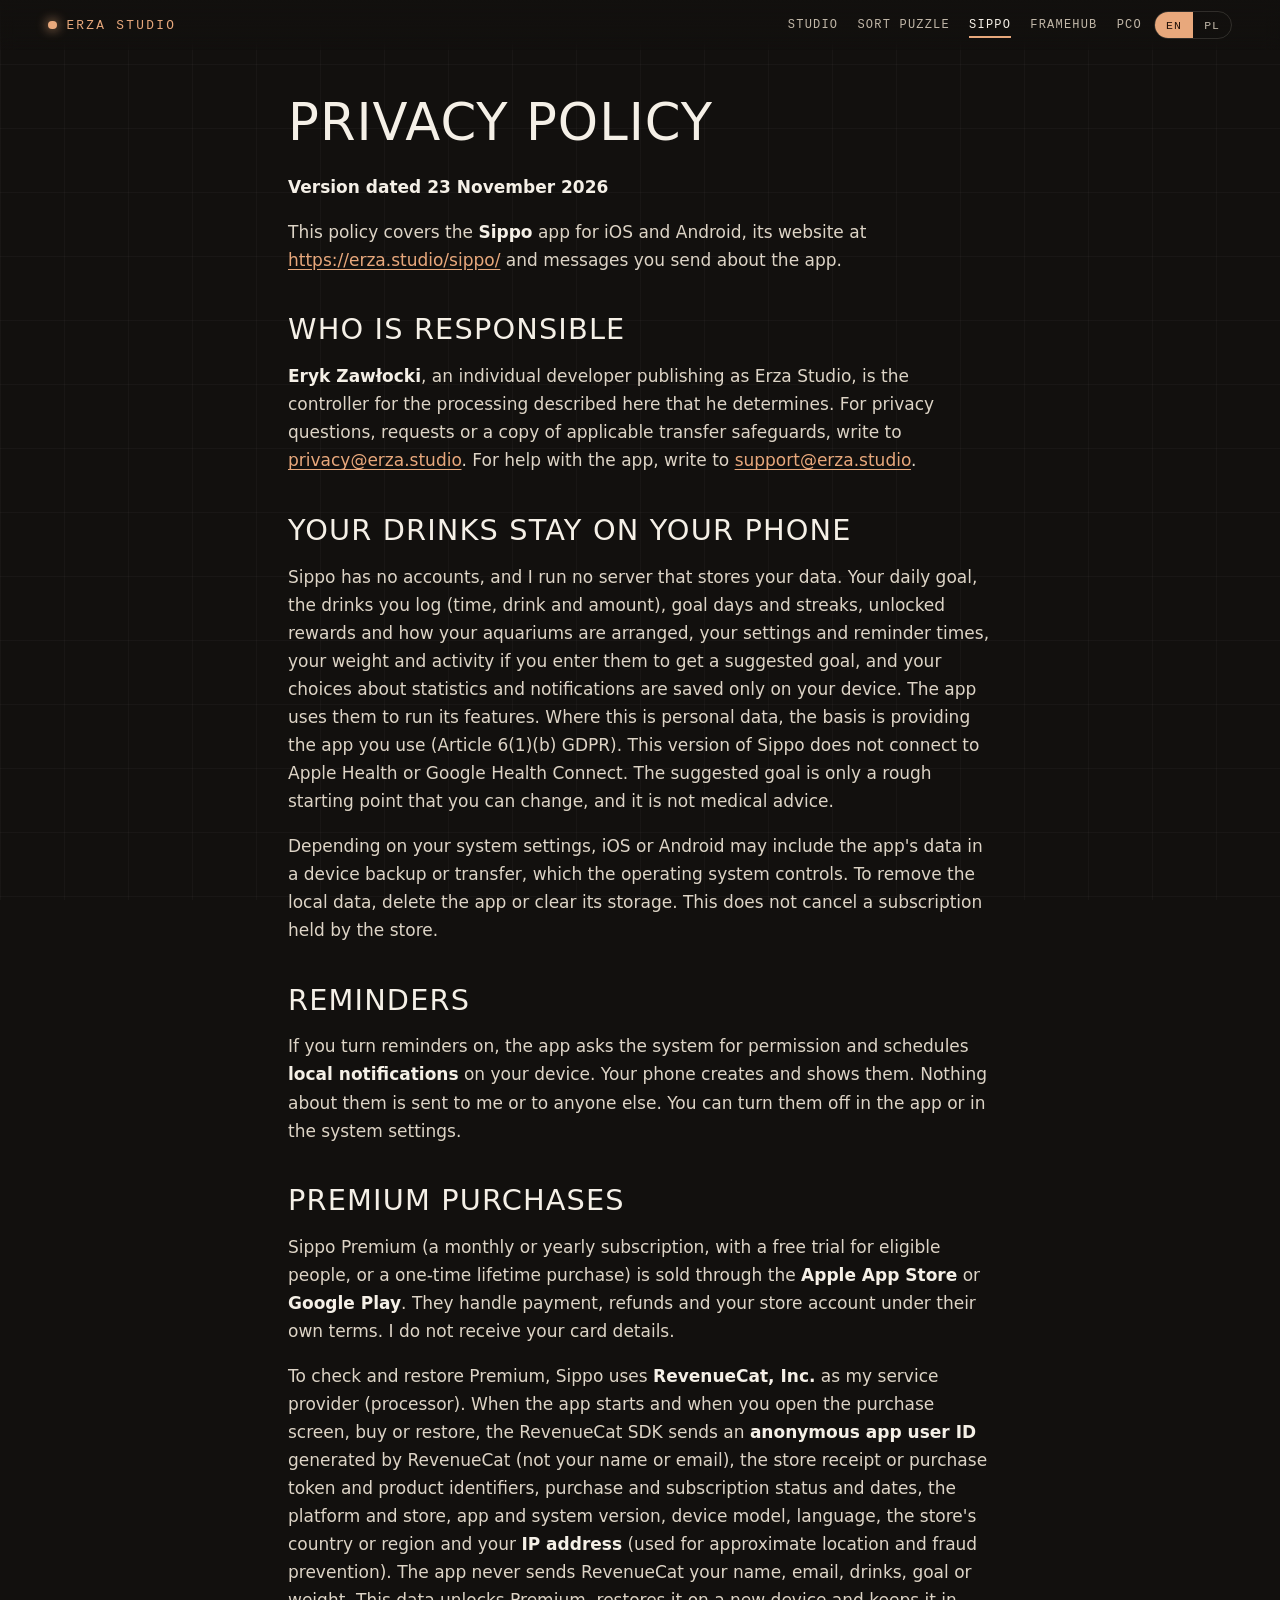
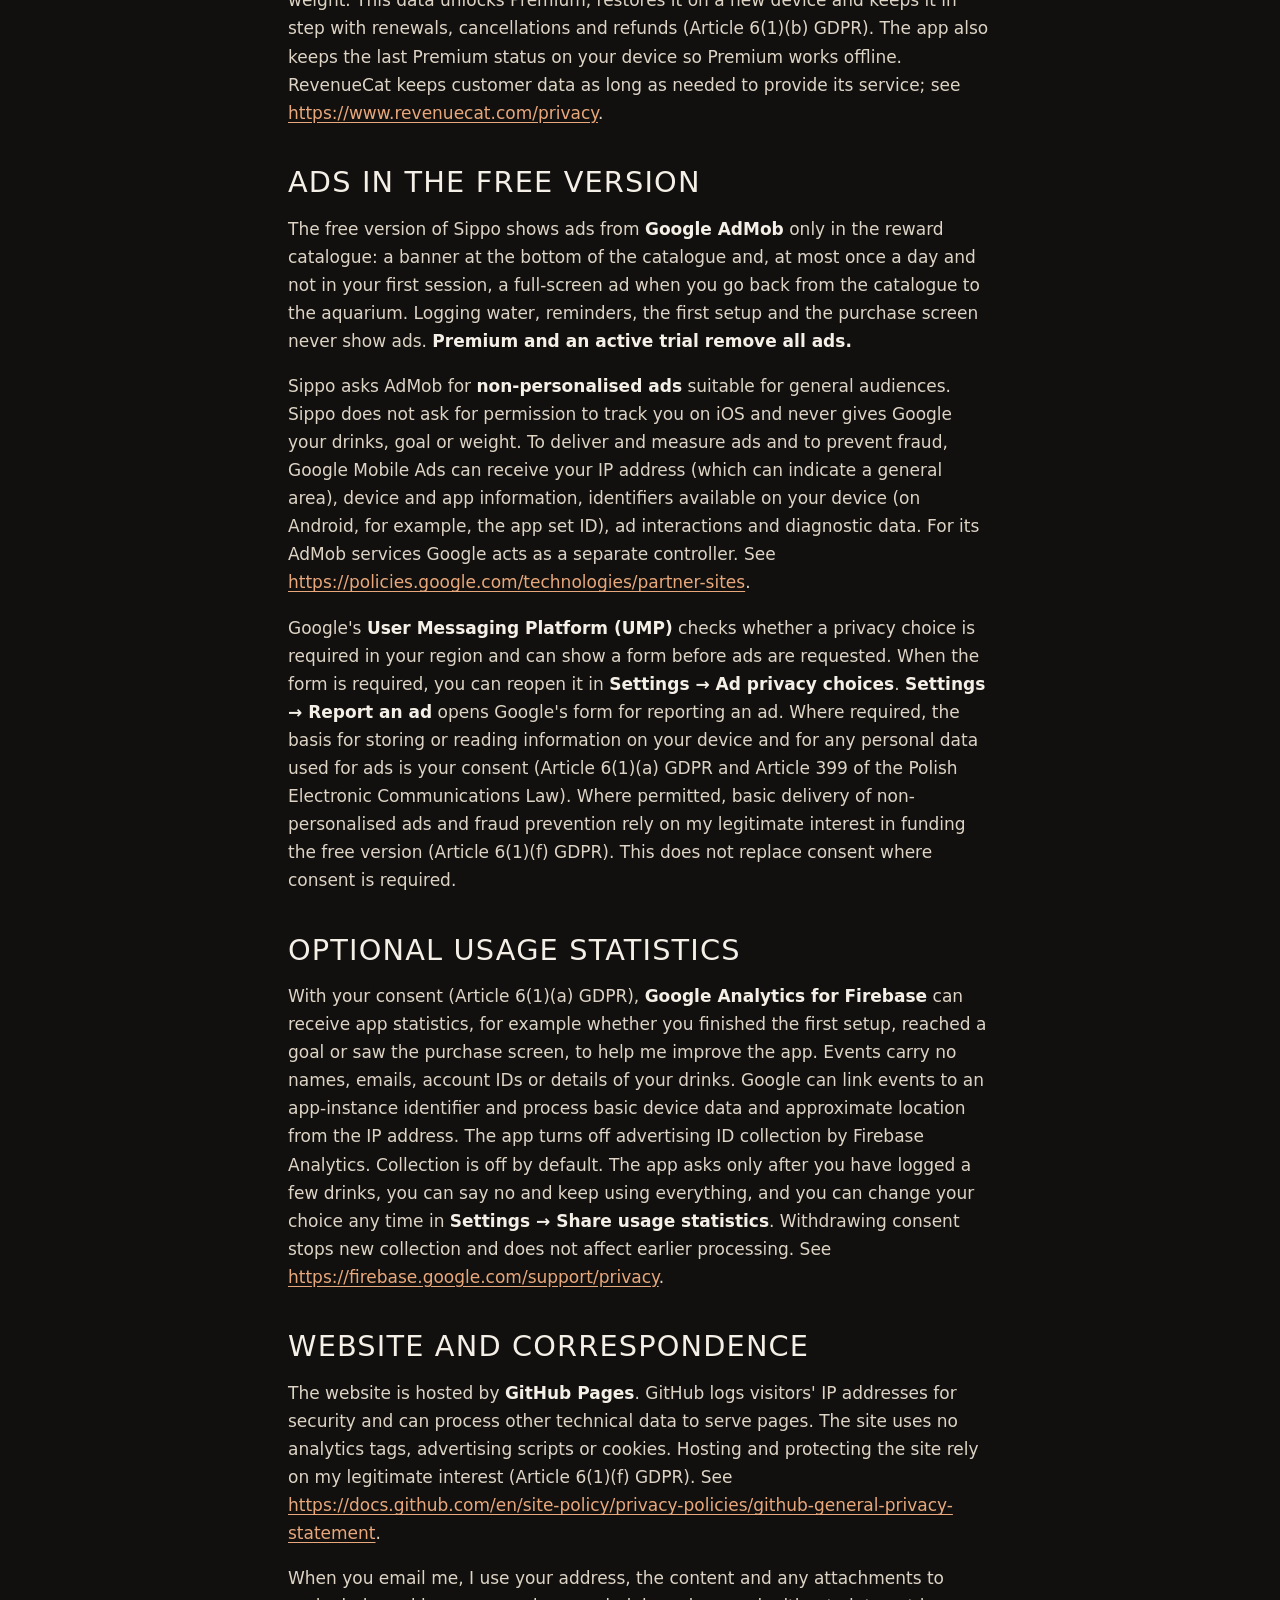
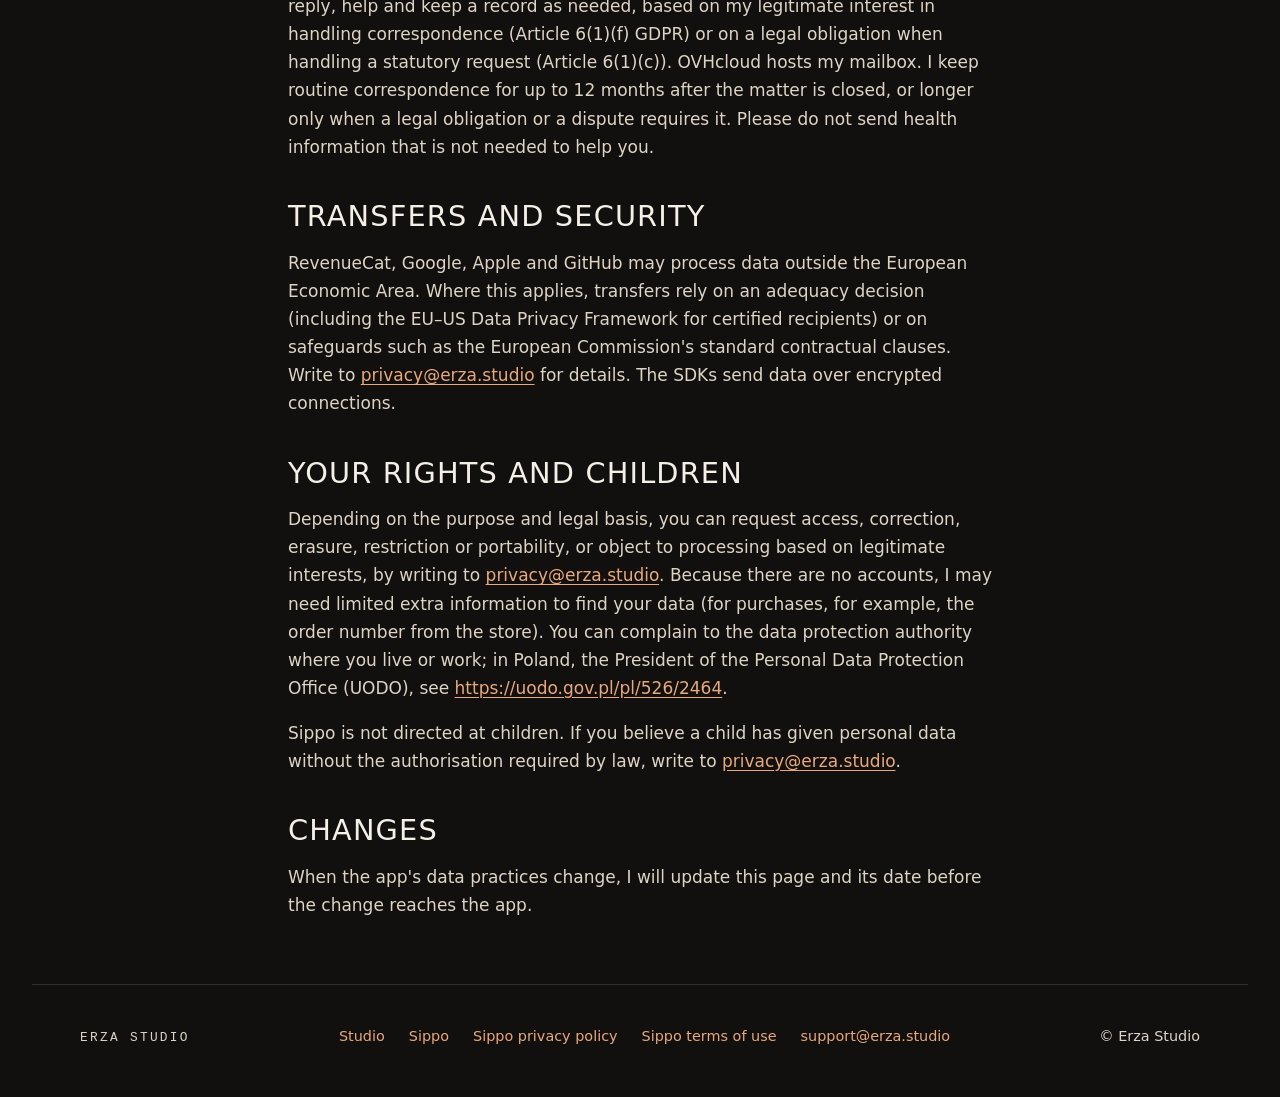
<file: sippo/privacy/index.html>
<!doctype html>
<html lang="en" data-lang="en">
<head>
<meta charset="utf-8">
<meta name="viewport" content="width=device-width, initial-scale=1">
<meta name="color-scheme" content="dark">
<meta name="theme-color" content="#12100e">
<title data-pl="Polityka prywatności · Sippo">Privacy Policy · Sippo</title>
<meta name="description" content="Privacy policy for Sippo on iOS and Android.">
<link rel="canonical" href="https://erza.studio/sippo/privacy/">
<link rel="icon" href="../../favicon.svg" type="image/svg+xml">
<link rel="stylesheet" href="../../studio.css">
<script>document.documentElement.classList.add("js")</script>
</head>
<body class="sub prose-page">
<a class="skip" href="#main"><span data-l="en">Skip to content</span><span data-l="pl">Przejdź do treści</span></a>
<header class="top"><a class="brand" href="../../" aria-label="Erza Studio"><span class="dot" aria-hidden="true"></span>ERZA STUDIO</a><nav aria-label="Main" data-al-en="Main" data-al-pl="Główna"><a href="../../">Studio</a><a href="../../sortpuzzle/">Sort Puzzle</a><a href="../../sippo/" aria-current="page">Sippo</a><a href="../../framehub/">FrameHub</a><a href="../../pco/">PCO</a></nav><div class="lang" role="group" aria-label="Language" data-al-en="Language" data-al-pl="Język"><button type="button" data-set="en" aria-pressed="true">EN</button><button type="button" data-set="pl" aria-pressed="false">PL</button></div></header>
<main id="main">
<h1><span data-l="en">Privacy Policy</span><span data-l="pl">Polityka prywatności</span></h1><section class="policy-language" id="en" lang="en" data-l="en">
<p><strong>Version dated 23 November 2026</strong></p>
<p>This policy covers the <strong>Sippo</strong> app for iOS and Android, its website at <a href="https://erza.studio/sippo/">https://erza.studio/sippo/</a> and messages you send about the app.</p>
<h2>Who is responsible</h2>
<p><strong>Eryk Zawłocki</strong>, an individual developer publishing as Erza Studio, is the controller for the processing described here that he determines. For privacy questions, requests or a copy of applicable transfer safeguards, write to <a href="mailto:privacy@erza.studio">privacy@erza.studio</a>. For help with the app, write to <a href="mailto:support@erza.studio">support@erza.studio</a>.</p>
<h2>Your drinks stay on your phone</h2>
<p>Sippo has no accounts, and I run no server that stores your data. Your daily goal, the drinks you log (time, drink and amount), goal days and streaks, unlocked rewards and how your aquariums are arranged, your settings and reminder times, your weight and activity if you enter them to get a suggested goal, and your choices about statistics and notifications are saved only on your device. The app uses them to run its features. Where this is personal data, the basis is providing the app you use (Article 6(1)(b) GDPR). This version of Sippo does not connect to Apple Health or Google Health Connect. The suggested goal is only a rough starting point that you can change, and it is not medical advice.</p>
<p>Depending on your system settings, iOS or Android may include the app's data in a device backup or transfer, which the operating system controls. To remove the local data, delete the app or clear its storage. This does not cancel a subscription held by the store.</p>
<h2>Reminders</h2>
<p>If you turn reminders on, the app asks the system for permission and schedules <strong>local notifications</strong> on your device. Your phone creates and shows them. Nothing about them is sent to me or to anyone else. You can turn them off in the app or in the system settings.</p>
<h2>Premium purchases</h2>
<p>Sippo Premium (a monthly or yearly subscription, with a free trial for eligible people, or a one-time lifetime purchase) is sold through the <strong>Apple App Store</strong> or <strong>Google Play</strong>. They handle payment, refunds and your store account under their own terms. I do not receive your card details.</p>
<p>To check and restore Premium, Sippo uses <strong>RevenueCat, Inc.</strong> as my service provider (processor). When the app starts and when you open the purchase screen, buy or restore, the RevenueCat SDK sends an <strong>anonymous app user ID</strong> generated by RevenueCat (not your name or email), the store receipt or purchase token and product identifiers, purchase and subscription status and dates, the platform and store, app and system version, device model, language, the store's country or region and your <strong>IP address</strong> (used for approximate location and fraud prevention). The app never sends RevenueCat your name, email, drinks, goal or weight. This data unlocks Premium, restores it on a new device and keeps it in step with renewals, cancellations and refunds (Article 6(1)(b) GDPR). The app also keeps the last Premium status on your device so Premium works offline. RevenueCat keeps customer data as long as needed to provide its service; see <a href="https://www.revenuecat.com/privacy">https://www.revenuecat.com/privacy</a>.</p>
<h2>Ads in the free version</h2>
<p>The free version of Sippo shows ads from <strong>Google AdMob</strong> only in the reward catalogue: a banner at the bottom of the catalogue and, at most once a day and not in your first session, a full-screen ad when you go back from the catalogue to the aquarium. Logging water, reminders, the first setup and the purchase screen never show ads. <strong>Premium and an active trial remove all ads.</strong></p>
<p>Sippo asks AdMob for <strong>non-personalised ads</strong> suitable for general audiences. Sippo does not ask for permission to track you on iOS and never gives Google your drinks, goal or weight. To deliver and measure ads and to prevent fraud, Google Mobile Ads can receive your IP address (which can indicate a general area), device and app information, identifiers available on your device (on Android, for example, the app set ID), ad interactions and diagnostic data. For its AdMob services Google acts as a separate controller. See <a href="https://policies.google.com/technologies/partner-sites">https://policies.google.com/technologies/partner-sites</a>.</p>
<p>Google's <strong>User Messaging Platform (UMP)</strong> checks whether a privacy choice is required in your region and can show a form before ads are requested. When the form is required, you can reopen it in <strong>Settings → Ad privacy choices</strong>. <strong>Settings → Report an ad</strong> opens Google's form for reporting an ad. Where required, the basis for storing or reading information on your device and for any personal data used for ads is your consent (Article 6(1)(a) GDPR and Article 399 of the Polish Electronic Communications Law). Where permitted, basic delivery of non-personalised ads and fraud prevention rely on my legitimate interest in funding the free version (Article 6(1)(f) GDPR). This does not replace consent where consent is required.</p>
<h2>Optional usage statistics</h2>
<p>With your consent (Article 6(1)(a) GDPR), <strong>Google Analytics for Firebase</strong> can receive app statistics, for example whether you finished the first setup, reached a goal or saw the purchase screen, to help me improve the app. Events carry no names, emails, account IDs or details of your drinks. Google can link events to an app-instance identifier and process basic device data and approximate location from the IP address. The app turns off advertising ID collection by Firebase Analytics. Collection is off by default. The app asks only after you have logged a few drinks, you can say no and keep using everything, and you can change your choice any time in <strong>Settings → Share usage statistics</strong>. Withdrawing consent stops new collection and does not affect earlier processing. See <a href="https://firebase.google.com/support/privacy">https://firebase.google.com/support/privacy</a>.</p>
<h2>Website and correspondence</h2>
<p>The website is hosted by <strong>GitHub Pages</strong>. GitHub logs visitors' IP addresses for security and can process other technical data to serve pages. The site uses no analytics tags, advertising scripts or cookies. Hosting and protecting the site rely on my legitimate interest (Article 6(1)(f) GDPR). See <a href="https://docs.github.com/en/site-policy/privacy-policies/github-general-privacy-statement">https://docs.github.com/en/site-policy/privacy-policies/github-general-privacy-statement</a>.</p>
<p>When you email me, I use your address, the content and any attachments to reply, help and keep a record as needed, based on my legitimate interest in handling correspondence (Article 6(1)(f) GDPR) or on a legal obligation when handling a statutory request (Article 6(1)(c)). OVHcloud hosts my mailbox. I keep routine correspondence for up to 12 months after the matter is closed, or longer only when a legal obligation or a dispute requires it. Please do not send health information that is not needed to help you.</p>
<h2>Transfers and security</h2>
<p>RevenueCat, Google, Apple and GitHub may process data outside the European Economic Area. Where this applies, transfers rely on an adequacy decision (including the EU–US Data Privacy Framework for certified recipients) or on safeguards such as the European Commission's standard contractual clauses. Write to <a href="mailto:privacy@erza.studio">privacy@erza.studio</a> for details. The SDKs send data over encrypted connections.</p>
<h2>Your rights and children</h2>
<p>Depending on the purpose and legal basis, you can request access, correction, erasure, restriction or portability, or object to processing based on legitimate interests, by writing to <a href="mailto:privacy@erza.studio">privacy@erza.studio</a>. Because there are no accounts, I may need limited extra information to find your data (for purchases, for example, the order number from the store). You can complain to the data protection authority where you live or work; in Poland, the President of the Personal Data Protection Office (UODO), see <a href="https://uodo.gov.pl/pl/526/2464">https://uodo.gov.pl/pl/526/2464</a>.</p>
<p>Sippo is not directed at children. If you believe a child has given personal data without the authorisation required by law, write to <a href="mailto:privacy@erza.studio">privacy@erza.studio</a>.</p>
<h2>Changes</h2>
<p>When the app's data practices change, I will update this page and its date before the change reaches the app.</p>
</section><section class="policy-language" id="pl" lang="pl" data-l="pl">
<p><strong>Wersja z 23 listopada 2026 r.</strong></p>
<p>Polityka dotyczy aplikacji <strong>Sippo</strong> na iOS i Androida, jej strony <a href="https://erza.studio/sippo/">https://erza.studio/sippo/</a> oraz wiadomości wysyłanych w sprawie aplikacji.</p>
<h2>Kto odpowiada za dane</h2>
<p>Administratorem danych w zakresie opisanym w tej polityce, w którym decyduję o przetwarzaniu, jestem ja, <strong>Eryk Zawłocki</strong>. Wydaję aplikację jako osoba fizyczna pod nazwą Erza Studio. W sprawach prywatności, żądań dotyczących danych lub kopii zabezpieczeń przekazywania danych napisz na <a href="mailto:privacy@erza.studio">privacy@erza.studio</a>. W sprawach pomocy z aplikacją napisz na <a href="mailto:support@erza.studio">support@erza.studio</a>.</p>
<h2>Twoje wpisy zostają na telefonie</h2>
<p>Sippo działa bez konta i nie prowadzę serwera, który przechowuje Twoje dane. Cel dzienny, wpisy o piciu (godzina, napój i ilość), dni z celem i serie, odblokowane nagrody i wystrój akwariów, ustawienia i godziny przypomnień, waga i aktywność (jeśli je podasz, aby dostać propozycję celu) oraz Twoje wybory dotyczące statystyk i powiadomień zapisują się wyłącznie na urządzeniu. Aplikacja używa ich do działania swoich funkcji. W zakresie, w jakim są to dane osobowe, podstawą jest świadczenie usługi, z której korzystasz (art. 6 ust. 1 lit. b RODO). Ta wersja Sippo nie łączy się z Apple Health ani z Health Connect. Proponowany cel jest tylko orientacyjnym punktem wyjścia, który możesz zmienić, i nie jest poradą medyczną.</p>
<p>Zależnie od ustawień iOS lub Android może objąć dane aplikacji kopią zapasową albo przenieść je na inne urządzenie. Za kopie odpowiada system. Aby usunąć dane lokalne, usuń aplikację lub wyczyść jej dane. Nie anuluje to subskrypcji prowadzonej przez sklep.</p>
<h2>Przypomnienia</h2>
<p>Po włączeniu przypomnień aplikacja prosi system o zgodę i ustawia <strong>lokalne powiadomienia</strong> na urządzeniu. Tworzy je i wyświetla Twój telefon. Nic o nich nie trafia do mnie ani do nikogo innego. Możesz je wyłączyć w aplikacji lub w ustawieniach systemu.</p>
<h2>Zakupy Premium</h2>
<p>Sippo Premium (subskrypcja miesięczna lub roczna z okresem próbnym dla uprawnionych osób albo jednorazowy zakup dożywotni) jest sprzedawane przez <strong>Apple App Store</strong> lub <strong>Google Play</strong>. Sklepy obsługują płatności, zwroty i Twoje konto na własnych zasadach. Nie otrzymuję danych Twojej karty.</p>
<p>Do sprawdzania i przywracania Premium Sippo korzysta z <strong>RevenueCat, Inc.</strong> jako mojego podmiotu przetwarzającego. Przy uruchomieniu aplikacji oraz gdy otwierasz ekran zakupu, kupujesz lub przywracasz zakupy, pakiet RevenueCat wysyła <strong>anonimowy identyfikator użytkownika aplikacji</strong> nadany przez RevenueCat (nie imię ani e-mail), potwierdzenie lub token zakupu i identyfikatory produktów, status i daty zakupów i subskrypcji, platformę i sklep, wersję aplikacji i systemu, model urządzenia, język, kraj lub region sklepu oraz Twój <strong>adres IP</strong> (do przybliżonej lokalizacji i przeciwdziałania nadużyciom). Aplikacja nigdy nie wysyła do RevenueCat imienia, e-maila, wpisów o piciu, celu ani wagi. Dane służą do odblokowania Premium, przywrócenia go na nowym urządzeniu i uwzględnienia odnowień, anulowań i zwrotów (art. 6 ust. 1 lit. b RODO). Aplikacja zapamiętuje też na urządzeniu ostatni status Premium, aby działało bez internetu. RevenueCat przechowuje dane klientów tak długo, jak wymaga tego świadczenie usługi; zobacz <a href="https://www.revenuecat.com/privacy">https://www.revenuecat.com/privacy</a>.</p>
<h2>Reklamy w wersji darmowej</h2>
<p>Darmowa wersja Sippo wyświetla reklamy <strong>Google AdMob</strong> wyłącznie w katalogu nagród: baner na dole katalogu oraz najwyżej raz na dobę, nie w pierwszej sesji, reklamę pełnoekranową przy powrocie z katalogu do akwarium. Zapisywanie wody, przypomnienia, pierwsza konfiguracja i ekran zakupu nigdy nie pokazują reklam. <strong>Premium i aktywny okres próbny wyłączają wszystkie reklamy.</strong></p>
<p>Sippo prosi AdMob o <strong>reklamy niespersonalizowane</strong> odpowiednie dla każdego odbiorcy. Na iOS Sippo nie prosi o zgodę na śledzenie i nigdy nie przekazuje Google wpisów o piciu, celu ani wagi. Aby wyświetlać i mierzyć reklamy oraz przeciwdziałać nadużyciom, Google Mobile Ads może otrzymywać adres IP (wskazujący przybliżony obszar), informacje o urządzeniu i aplikacji, dostępne na urządzeniu identyfikatory (na Androidzie np. identyfikator zestawu aplikacji), interakcje z reklamami i dane diagnostyczne. W zakresie usług AdMob Google działa jako odrębny administrator. Zobacz <a href="https://policies.google.com/technologies/partner-sites?hl=pl">https://policies.google.com/technologies/partner-sites?hl=pl</a>.</p>
<p><strong>Google User Messaging Platform (UMP)</strong> sprawdza, czy w Twoim regionie trzeba poprosić o decyzję dotyczącą prywatności, i w razie potrzeby wyświetla formularz przed pobraniem reklam. Gdy formularz jest wymagany, otworzysz go ponownie w <strong>Ustawienia → Prywatność reklam</strong>. <strong>Ustawienia → Zgłoś reklamę</strong> otwiera formularz Google do zgłaszania reklam. Tam, gdzie jest to wymagane, podstawą zapisywania lub odczytywania informacji na urządzeniu i ewentualnego użycia danych osobowych do reklam jest Twoja zgoda (art. 6 ust. 1 lit. a RODO i art. 399 Prawa komunikacji elektronicznej). W zakresie, w jakim prawo na to pozwala, podstawowe wyświetlanie reklam niespersonalizowanych i ochrona przed nadużyciami opierają się na moim prawnie uzasadnionym interesie finansowania wersji darmowej (art. 6 ust. 1 lit. f RODO). Nie zastępuje to zgody tam, gdzie jest wymagana.</p>
<h2>Dobrowolne statystyki</h2>
<p>Za Twoją zgodą (art. 6 ust. 1 lit. a RODO) <strong>Google Analytics dla Firebase</strong> może otrzymywać statystyki aplikacji, np. czy ukończono pierwszą konfigurację, osiągnięto cel lub zobaczono ekran zakupu, aby pomóc mi ulepszać aplikację. Zdarzenia nie zawierają imion, e-maili, identyfikatorów kont ani szczegółów wpisów o piciu. Google może powiązać zdarzenia z identyfikatorem instalacji i przetwarzać podstawowe dane urządzenia oraz przybliżoną lokalizację z adresu IP. Aplikacja wyłącza zbieranie identyfikatora reklamowego przez Firebase Analytics. Zbieranie jest domyślnie wyłączone. Aplikacja pyta dopiero po zapisaniu kilku napojów, możesz odmówić i dalej korzystać ze wszystkiego, a decyzję zmienisz w każdej chwili w <strong>Ustawienia → Udostępnianie statystyk</strong>. Cofnięcie zgody zatrzymuje dalsze zbieranie i nie wpływa na wcześniejsze przetwarzanie. Zobacz <a href="https://firebase.google.com/support/privacy">https://firebase.google.com/support/privacy</a>.</p>
<h2>Strona i korespondencja</h2>
<p>Strona jest hostowana w <strong>GitHub Pages</strong>. GitHub zapisuje adresy IP odwiedzających w celach bezpieczeństwa i może przetwarzać inne dane techniczne potrzebne do dostarczenia strony. Strona nie używa narzędzi analitycznych, skryptów reklamowych ani plików cookie. Hosting i zabezpieczanie strony opierają się na moim prawnie uzasadnionym interesie (art. 6 ust. 1 lit. f RODO). Zobacz <a href="https://docs.github.com/en/site-policy/privacy-policies/github-general-privacy-statement">https://docs.github.com/en/site-policy/privacy-policies/github-general-privacy-statement</a>.</p>
<p>Kiedy do mnie piszesz, korzystam z Twojego adresu, treści wiadomości i załączników, aby odpowiedzieć, pomóc i zachować potrzebną dokumentację. Podstawą jest mój prawnie uzasadniony interes obsługi korespondencji (art. 6 ust. 1 lit. f RODO) albo obowiązek prawny przy ustawowych żądaniach (art. 6 ust. 1 lit. c). Pocztę hostuje OVHcloud. Zwykłą korespondencję przechowuję do 12 miesięcy od zamknięcia sprawy, a dłużej tylko wtedy, gdy wymaga tego obowiązek prawny lub spór. Nie wysyłaj informacji o zdrowiu, jeśli nie są potrzebne do pomocy.</p>
<h2>Przekazywanie danych i bezpieczeństwo</h2>
<p>RevenueCat, Google, Apple i GitHub mogą przetwarzać dane poza Europejskim Obszarem Gospodarczym. Gdy ma to zastosowanie, przekazanie opiera się na decyzji stwierdzającej odpowiedni stopień ochrony (w tym na ramach UE–USA dla certyfikowanych odbiorców) albo na zabezpieczeniach takich jak standardowe klauzule umowne Komisji Europejskiej. Szczegóły: <a href="mailto:privacy@erza.studio">privacy@erza.studio</a>. Pakiety SDK wysyłają dane szyfrowanym połączeniem.</p>
<h2>Twoje prawa i dzieci</h2>
<p>Zależnie od celu i podstawy przetwarzania możesz żądać dostępu do danych, ich sprostowania, usunięcia, ograniczenia przetwarzania lub przeniesienia, a także wnieść sprzeciw wobec przetwarzania opartego na prawnie uzasadnionym interesie. Napisz na <a href="mailto:privacy@erza.studio">privacy@erza.studio</a>. Ponieważ aplikacja działa bez kont, mogę potrzebować dodatkowych informacji, aby odnaleźć dane (przy zakupach np. numeru zamówienia ze sklepu). Masz prawo złożyć skargę do organu ochrony danych w miejscu zamieszkania lub pracy; w Polsce jest nim Prezes Urzędu Ochrony Danych Osobowych, zobacz <a href="https://uodo.gov.pl/pl/526/2464">https://uodo.gov.pl/pl/526/2464</a>.</p>
<p>Sippo nie jest kierowane do dzieci. Jeśli uważasz, że dziecko przekazało dane bez upoważnienia wymaganego przez prawo, napisz na <a href="mailto:privacy@erza.studio">privacy@erza.studio</a>.</p>
<h2>Zmiany</h2>
<p>Gdy zmieni się sposób przetwarzania danych w aplikacji, zaktualizuję tę stronę i jej datę, zanim zmiana trafi do aplikacji.</p>
</section>
</main>
<footer class="foot"><p class="brand-s">ERZA STUDIO</p><nav aria-label="Footer" data-al-en="Footer" data-al-pl="Stopka"><a href="../../">Studio</a><a href="../../sippo/">Sippo</a><a href="../../sippo/privacy/"><span data-l="en">Sippo privacy policy</span><span data-l="pl">Polityka prywatności Sippo</span></a><a href="../../sippo/terms/"><span data-l="en">Sippo terms of use</span><span data-l="pl">Warunki korzystania z Sippo</span></a><a href="mailto:support@erza.studio">support@erza.studio</a></nav><p class="muted">© Erza Studio</p></footer>
<script src="../../studio.js" defer></script>
</body>
</html>
</file>
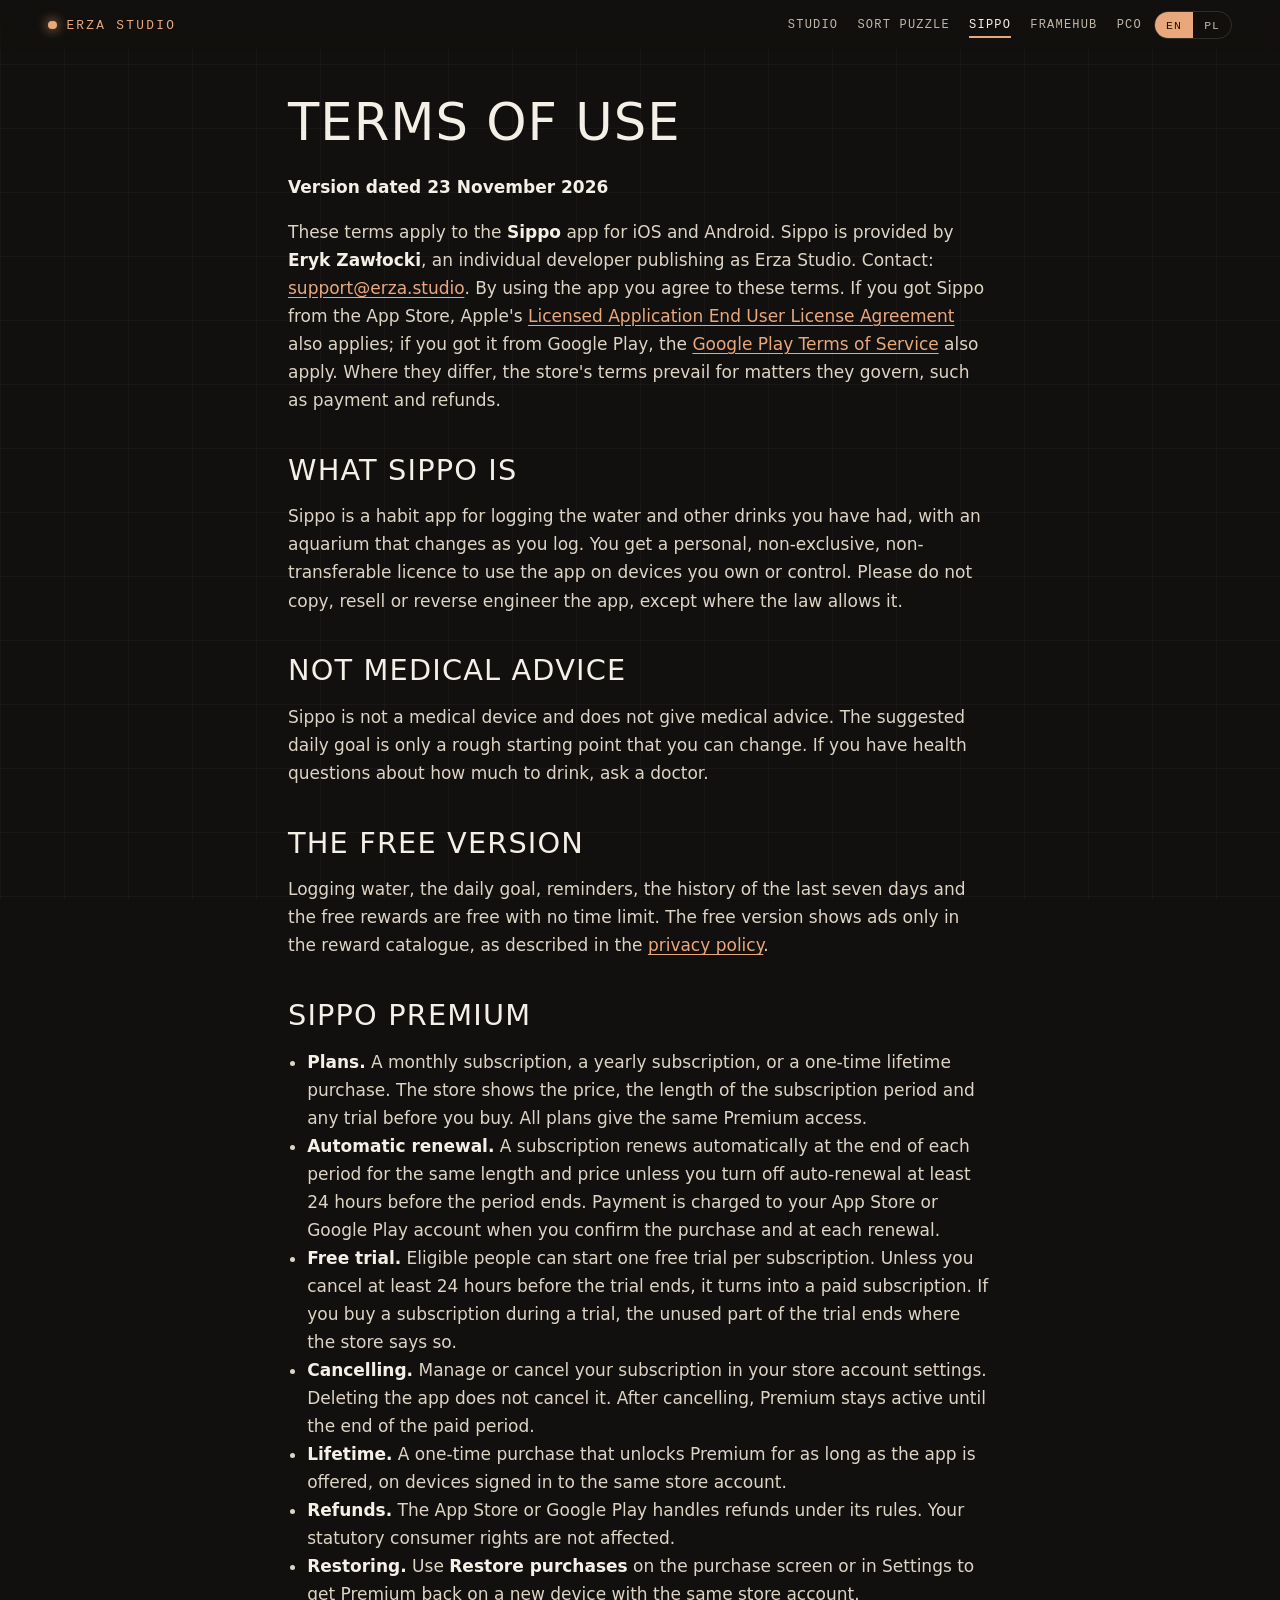
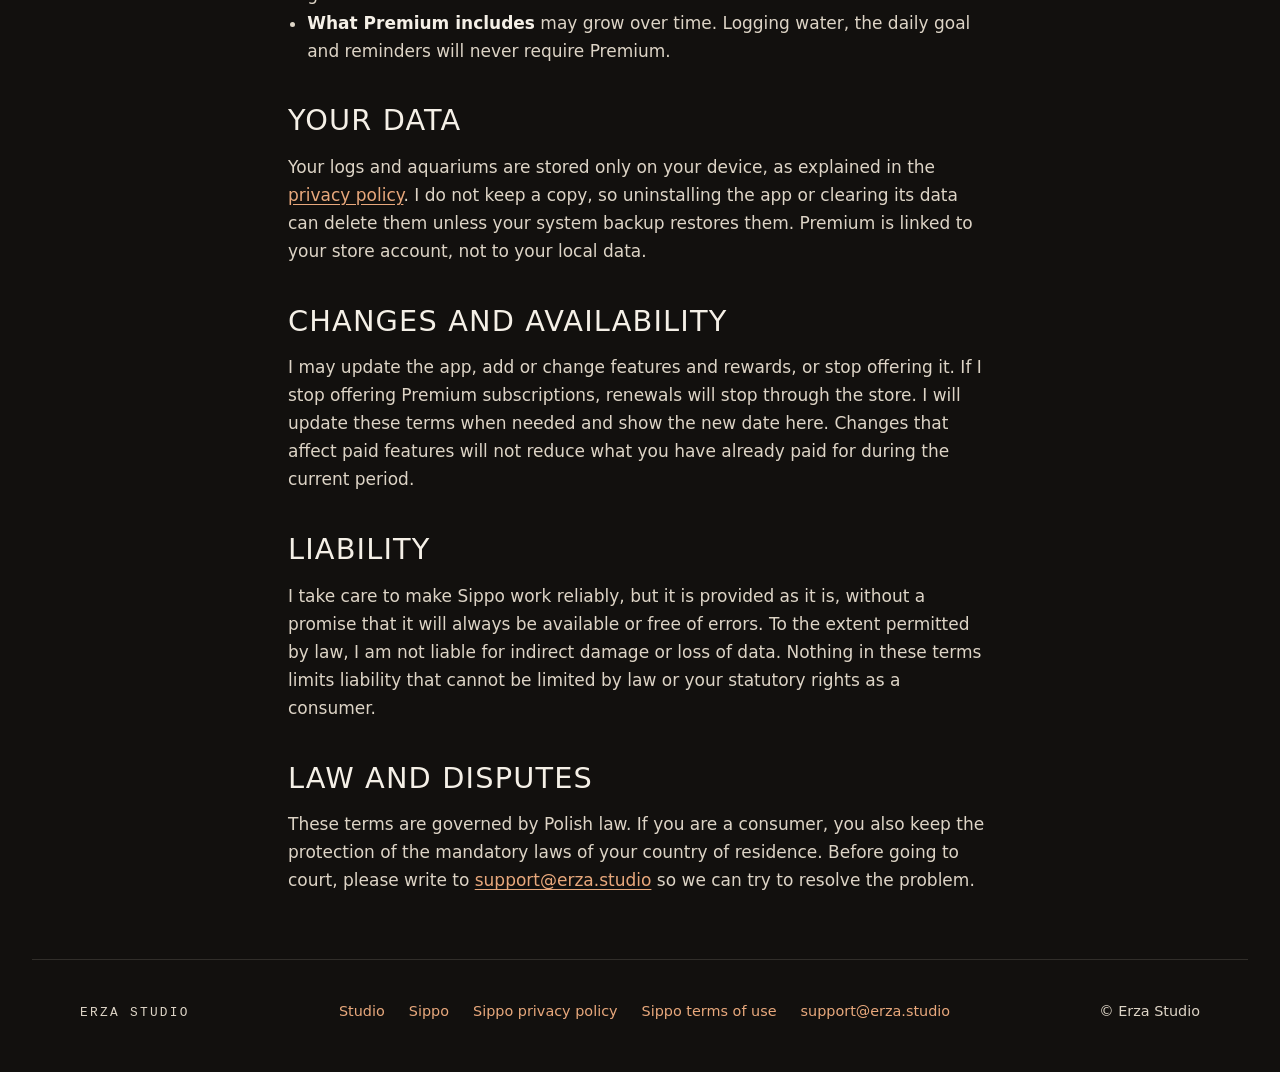
<file: sippo/terms/index.html>
<!doctype html>
<html lang="en" data-lang="en">
<head>
<meta charset="utf-8">
<meta name="viewport" content="width=device-width, initial-scale=1">
<meta name="color-scheme" content="dark">
<meta name="theme-color" content="#12100e">
<title data-pl="Warunki korzystania · Sippo">Terms of Use · Sippo</title>
<meta name="description" content="Terms of use and subscription terms for Sippo on iOS and Android.">
<link rel="canonical" href="https://erza.studio/sippo/terms/">
<link rel="icon" href="../../favicon.svg" type="image/svg+xml">
<link rel="stylesheet" href="../../studio.css">
<script>document.documentElement.classList.add("js")</script>
</head>
<body class="sub prose-page">
<a class="skip" href="#main"><span data-l="en">Skip to content</span><span data-l="pl">Przejdź do treści</span></a>
<header class="top"><a class="brand" href="../../" aria-label="Erza Studio"><span class="dot" aria-hidden="true"></span>ERZA STUDIO</a><nav aria-label="Main" data-al-en="Main" data-al-pl="Główna"><a href="../../">Studio</a><a href="../../sortpuzzle/">Sort Puzzle</a><a href="../../sippo/" aria-current="page">Sippo</a><a href="../../framehub/">FrameHub</a><a href="../../pco/">PCO</a></nav><div class="lang" role="group" aria-label="Language" data-al-en="Language" data-al-pl="Język"><button type="button" data-set="en" aria-pressed="true">EN</button><button type="button" data-set="pl" aria-pressed="false">PL</button></div></header>
<main id="main">
<h1><span data-l="en">Terms of Use</span><span data-l="pl">Warunki korzystania</span></h1><section class="policy-language" id="en" lang="en" data-l="en">
<p><strong>Version dated 23 November 2026</strong></p>
<p>These terms apply to the <strong>Sippo</strong> app for iOS and Android. Sippo is provided by <strong>Eryk Zawłocki</strong>, an individual developer publishing as Erza Studio. Contact: <a href="mailto:support@erza.studio">support@erza.studio</a>. By using the app you agree to these terms. If you got Sippo from the App Store, Apple's <a href="https://www.apple.com/legal/internet-services/itunes/dev/stdeula/">Licensed Application End User License Agreement</a> also applies; if you got it from Google Play, the <a href="https://play.google.com/about/play-terms/">Google Play Terms of Service</a> also apply. Where they differ, the store's terms prevail for matters they govern, such as payment and refunds.</p>
<h2>What Sippo is</h2>
<p>Sippo is a habit app for logging the water and other drinks you have had, with an aquarium that changes as you log. You get a personal, non-exclusive, non-transferable licence to use the app on devices you own or control. Please do not copy, resell or reverse engineer the app, except where the law allows it.</p>
<h2>Not medical advice</h2>
<p>Sippo is not a medical device and does not give medical advice. The suggested daily goal is only a rough starting point that you can change. If you have health questions about how much to drink, ask a doctor.</p>
<h2>The free version</h2>
<p>Logging water, the daily goal, reminders, the history of the last seven days and the free rewards are free with no time limit. The free version shows ads only in the reward catalogue, as described in the <a href="https://erza.studio/sippo/privacy/">privacy policy</a>.</p>
<h2>Sippo Premium</h2>
<ul><li><strong>Plans.</strong> A monthly subscription, a yearly subscription, or a one-time lifetime purchase. The store shows the price, the length of the subscription period and any trial before you buy. All plans give the same Premium access.</li><li><strong>Automatic renewal.</strong> A subscription renews automatically at the end of each period for the same length and price unless you turn off auto-renewal at least 24 hours before the period ends. Payment is charged to your App Store or Google Play account when you confirm the purchase and at each renewal.</li><li><strong>Free trial.</strong> Eligible people can start one free trial per subscription. Unless you cancel at least 24 hours before the trial ends, it turns into a paid subscription. If you buy a subscription during a trial, the unused part of the trial ends where the store says so.</li><li><strong>Cancelling.</strong> Manage or cancel your subscription in your store account settings. Deleting the app does not cancel it. After cancelling, Premium stays active until the end of the paid period.</li><li><strong>Lifetime.</strong> A one-time purchase that unlocks Premium for as long as the app is offered, on devices signed in to the same store account.</li><li><strong>Refunds.</strong> The App Store or Google Play handles refunds under its rules. Your statutory consumer rights are not affected.</li><li><strong>Restoring.</strong> Use <strong>Restore purchases</strong> on the purchase screen or in Settings to get Premium back on a new device with the same store account.</li><li><strong>What Premium includes</strong> may grow over time. Logging water, the daily goal and reminders will never require Premium.</li></ul>
<h2>Your data</h2>
<p>Your logs and aquariums are stored only on your device, as explained in the <a href="https://erza.studio/sippo/privacy/">privacy policy</a>. I do not keep a copy, so uninstalling the app or clearing its data can delete them unless your system backup restores them. Premium is linked to your store account, not to your local data.</p>
<h2>Changes and availability</h2>
<p>I may update the app, add or change features and rewards, or stop offering it. If I stop offering Premium subscriptions, renewals will stop through the store. I will update these terms when needed and show the new date here. Changes that affect paid features will not reduce what you have already paid for during the current period.</p>
<h2>Liability</h2>
<p>I take care to make Sippo work reliably, but it is provided as it is, without a promise that it will always be available or free of errors. To the extent permitted by law, I am not liable for indirect damage or loss of data. Nothing in these terms limits liability that cannot be limited by law or your statutory rights as a consumer.</p>
<h2>Law and disputes</h2>
<p>These terms are governed by Polish law. If you are a consumer, you also keep the protection of the mandatory laws of your country of residence. Before going to court, please write to <a href="mailto:support@erza.studio">support@erza.studio</a> so we can try to resolve the problem.</p>
</section><section class="policy-language" id="pl" lang="pl" data-l="pl">
<p><strong>Wersja z 23 listopada 2026 r.</strong></p>
<p>Te warunki dotyczą aplikacji <strong>Sippo</strong> na iOS i Androida. Sippo udostępnia <strong>Eryk Zawłocki</strong>, osoba fizyczna wydająca aplikacje pod nazwą Erza Studio. Kontakt: <a href="mailto:support@erza.studio">support@erza.studio</a>. Korzystając z aplikacji, akceptujesz te warunki. Jeśli pobrałeś Sippo z App Store, obowiązuje też <a href="https://www.apple.com/legal/internet-services/itunes/dev/stdeula/">umowa licencyjna Apple dla użytkownika końcowego</a>. Jeśli z Google Play, obowiązują też <a href="https://play.google.com/about/play-terms/?hl=pl">Warunki korzystania z usługi Google Play</a>. W sprawach, które regulują sklepy, np. płatności i zwroty, pierwszeństwo mają ich warunki.</p>
<h2>Czym jest Sippo</h2>
<p>Sippo to aplikacja do zapisywania wypitej wody i innych napojów, z akwarium, które zmienia się razem z Twoimi wpisami. Otrzymujesz osobistą, niewyłączną i nieprzenoszalną licencję na korzystanie z aplikacji na urządzeniach, które posiadasz lub kontrolujesz. Nie kopiuj, nie odsprzedawaj i nie dekompiluj aplikacji, chyba że pozwala na to prawo.</p>
<h2>To nie jest porada medyczna</h2>
<p>Sippo nie jest wyrobem medycznym i nie udziela porad medycznych. Proponowany cel dzienny jest tylko orientacyjnym punktem wyjścia, który możesz zmienić. Jeśli masz pytania o picie związane ze zdrowiem, zapytaj lekarza.</p>
<h2>Wersja darmowa</h2>
<p>Zapisywanie wody, cel dzienny, przypomnienia, historia ostatnich siedmiu dni i darmowe nagrody są bezpłatne bez ograniczeń czasowych. Wersja darmowa wyświetla reklamy wyłącznie w katalogu nagród, zgodnie z opisem w <a href="https://erza.studio/sippo/privacy/">polityce prywatności</a>.</p>
<h2>Sippo Premium</h2>
<ul><li><strong>Plany.</strong> Subskrypcja miesięczna, subskrypcja roczna albo jednorazowy zakup dożywotni. Przed zakupem sklep pokazuje cenę, długość okresu subskrypcji i ewentualny okres próbny. Wszystkie plany dają ten sam dostęp do Premium.</li><li><strong>Automatyczne odnawianie.</strong> Subskrypcja odnawia się automatycznie na koniec każdego okresu na taki sam czas i w tej samej cenie, chyba że wyłączysz odnawianie co najmniej 24 godziny przed końcem okresu. Płatność jest pobierana z konta App Store lub Google Play po potwierdzeniu zakupu i przy każdym odnowieniu.</li><li><strong>Okres próbny.</strong> Uprawnione osoby mogą rozpocząć jeden bezpłatny okres próbny dla danej subskrypcji. Jeśli nie anulujesz go co najmniej 24 godziny przed końcem, zmieni się w płatną subskrypcję. Jeśli kupisz subskrypcję w trakcie próby, niewykorzystana część próby kończy się zgodnie z zasadami sklepu.</li><li><strong>Anulowanie.</strong> Subskrypcją zarządzasz i anulujesz ją w ustawieniach konta w sklepie. Usunięcie aplikacji jej nie anuluje. Po anulowaniu Premium działa do końca opłaconego okresu.</li><li><strong>Dożywotnio.</strong> Jednorazowy zakup odblokowuje Premium na czas udostępniania aplikacji, na urządzeniach zalogowanych do tego samego konta w sklepie.</li><li><strong>Zwroty.</strong> Zwroty obsługuje App Store lub Google Play według swoich zasad. Nie ogranicza to Twoich ustawowych praw konsumenta.</li><li><strong>Przywracanie.</strong> Na nowym urządzeniu z tym samym kontem sklepu użyj <strong>Przywróć zakupy</strong> na ekranie zakupu lub w Ustawieniach.</li><li><strong>Zawartość Premium</strong> może z czasem rosnąć. Zapisywanie wody, cel dzienny i przypomnienia nigdy nie będą wymagać Premium.</li></ul>
<h2>Twoje dane</h2>
<p>Wpisy i akwaria są zapisane wyłącznie na Twoim urządzeniu, jak opisuje <a href="https://erza.studio/sippo/privacy/">polityka prywatności</a>. Nie przechowuję ich kopii, więc usunięcie aplikacji lub jej danych może je skasować, chyba że przywróci je kopia zapasowa systemu. Premium jest powiązane z kontem w sklepie, a nie z danymi na telefonie.</p>
<h2>Zmiany i dostępność</h2>
<p>Mogę aktualizować aplikację, dodawać lub zmieniać funkcje i nagrody albo przestać ją udostępniać. Jeśli przestanę oferować subskrypcje Premium, odnowienia zostaną wstrzymane w sklepie. W razie potrzeby zaktualizuję te warunki i podam tu nową datę. Zmiany dotyczące płatnych funkcji nie odbiorą tego, za co już zapłaciłeś w bieżącym okresie.</p>
<h2>Odpowiedzialność</h2>
<p>Dbam o to, by Sippo działało niezawodnie, ale aplikacja jest udostępniana w obecnej postaci, bez gwarancji stałej dostępności i braku błędów. W zakresie dozwolonym przez prawo nie odpowiadam za szkody pośrednie ani utratę danych. Nic w tych warunkach nie ogranicza odpowiedzialności, której prawo nie pozwala ograniczyć, ani Twoich ustawowych praw konsumenta.</p>
<h2>Prawo i spory</h2>
<p>Warunki podlegają prawu polskiemu. Jeśli jesteś konsumentem, zachowujesz ochronę bezwzględnie obowiązujących przepisów kraju, w którym mieszkasz. Zanim skierujesz sprawę do sądu, napisz na <a href="mailto:support@erza.studio">support@erza.studio</a>, żebyśmy mogli spróbować rozwiązać problem.</p>
</section>
</main>
<footer class="foot"><p class="brand-s">ERZA STUDIO</p><nav aria-label="Footer" data-al-en="Footer" data-al-pl="Stopka"><a href="../../">Studio</a><a href="../../sippo/">Sippo</a><a href="../../sippo/privacy/"><span data-l="en">Sippo privacy policy</span><span data-l="pl">Polityka prywatności Sippo</span></a><a href="../../sippo/terms/"><span data-l="en">Sippo terms of use</span><span data-l="pl">Warunki korzystania z Sippo</span></a><a href="mailto:support@erza.studio">support@erza.studio</a></nav><p class="muted">© Erza Studio</p></footer>
<script src="../../studio.js" defer></script>
</body>
</html>
</file>
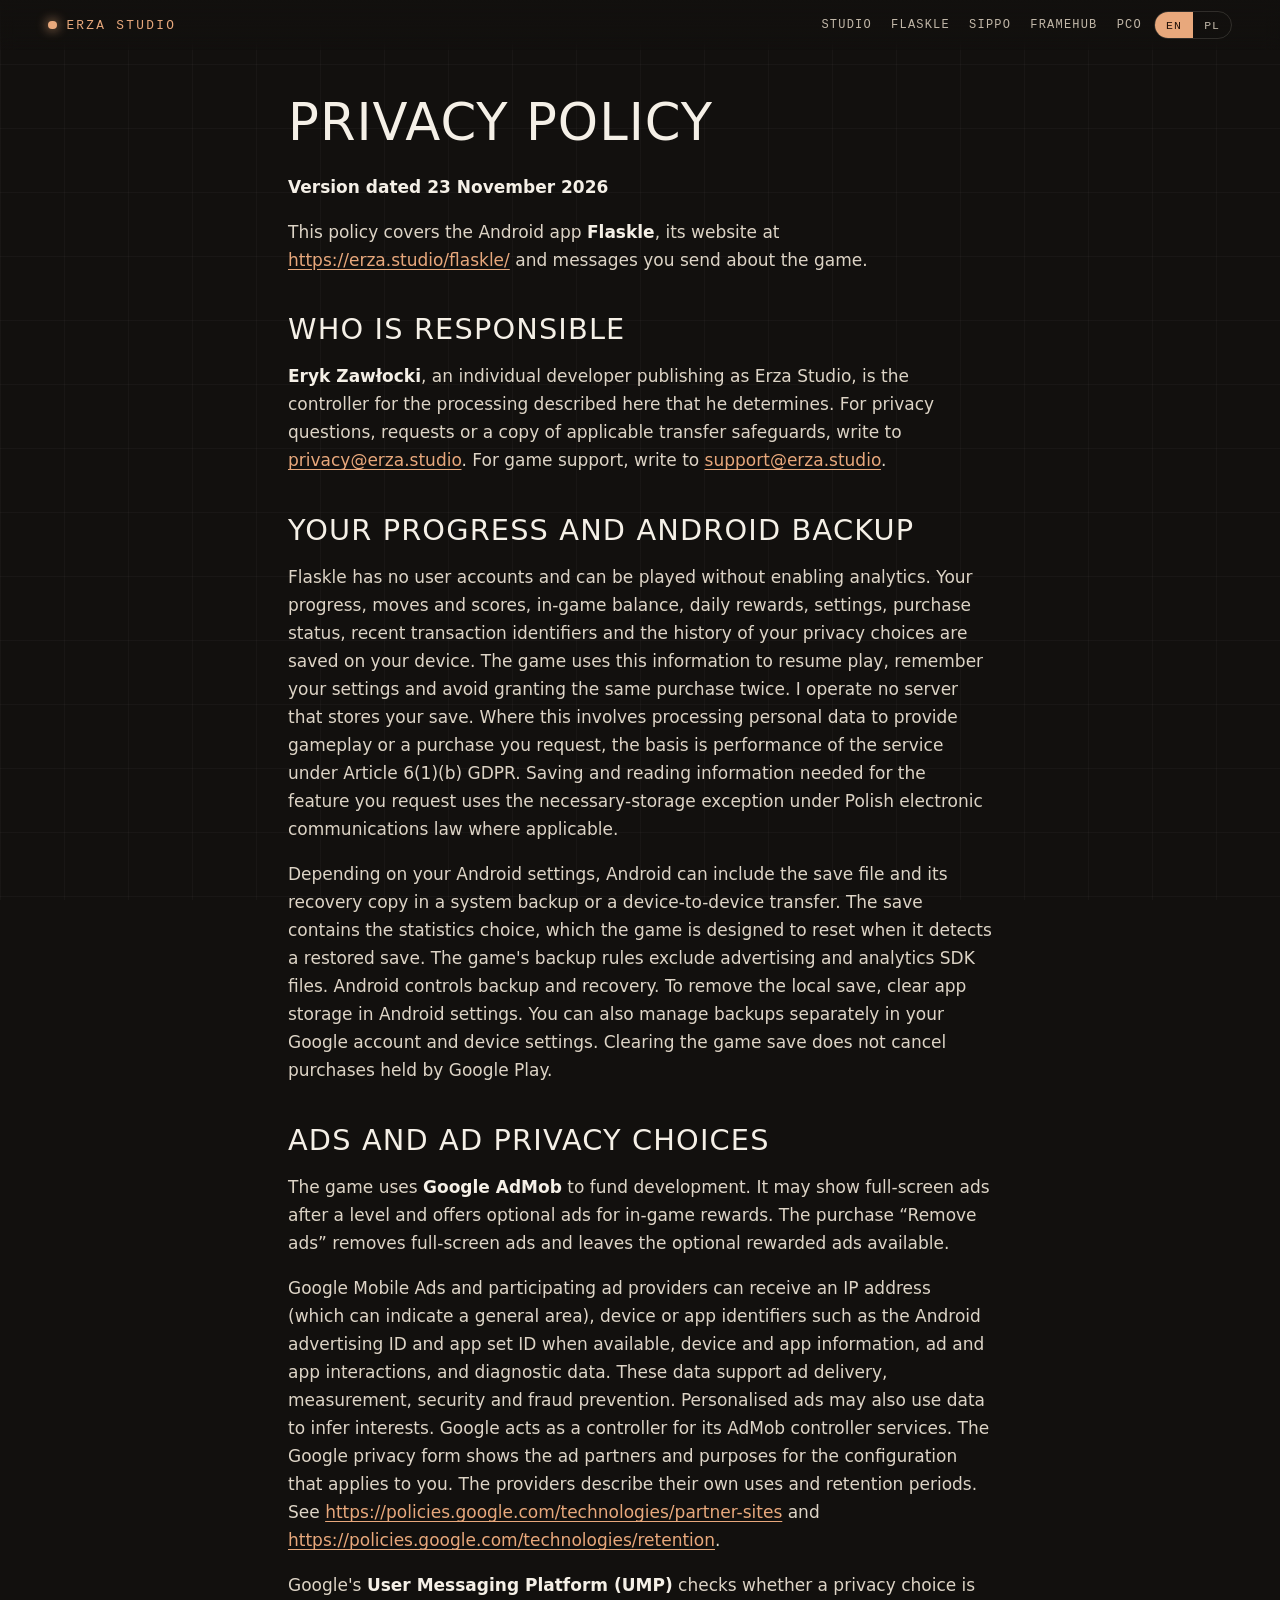
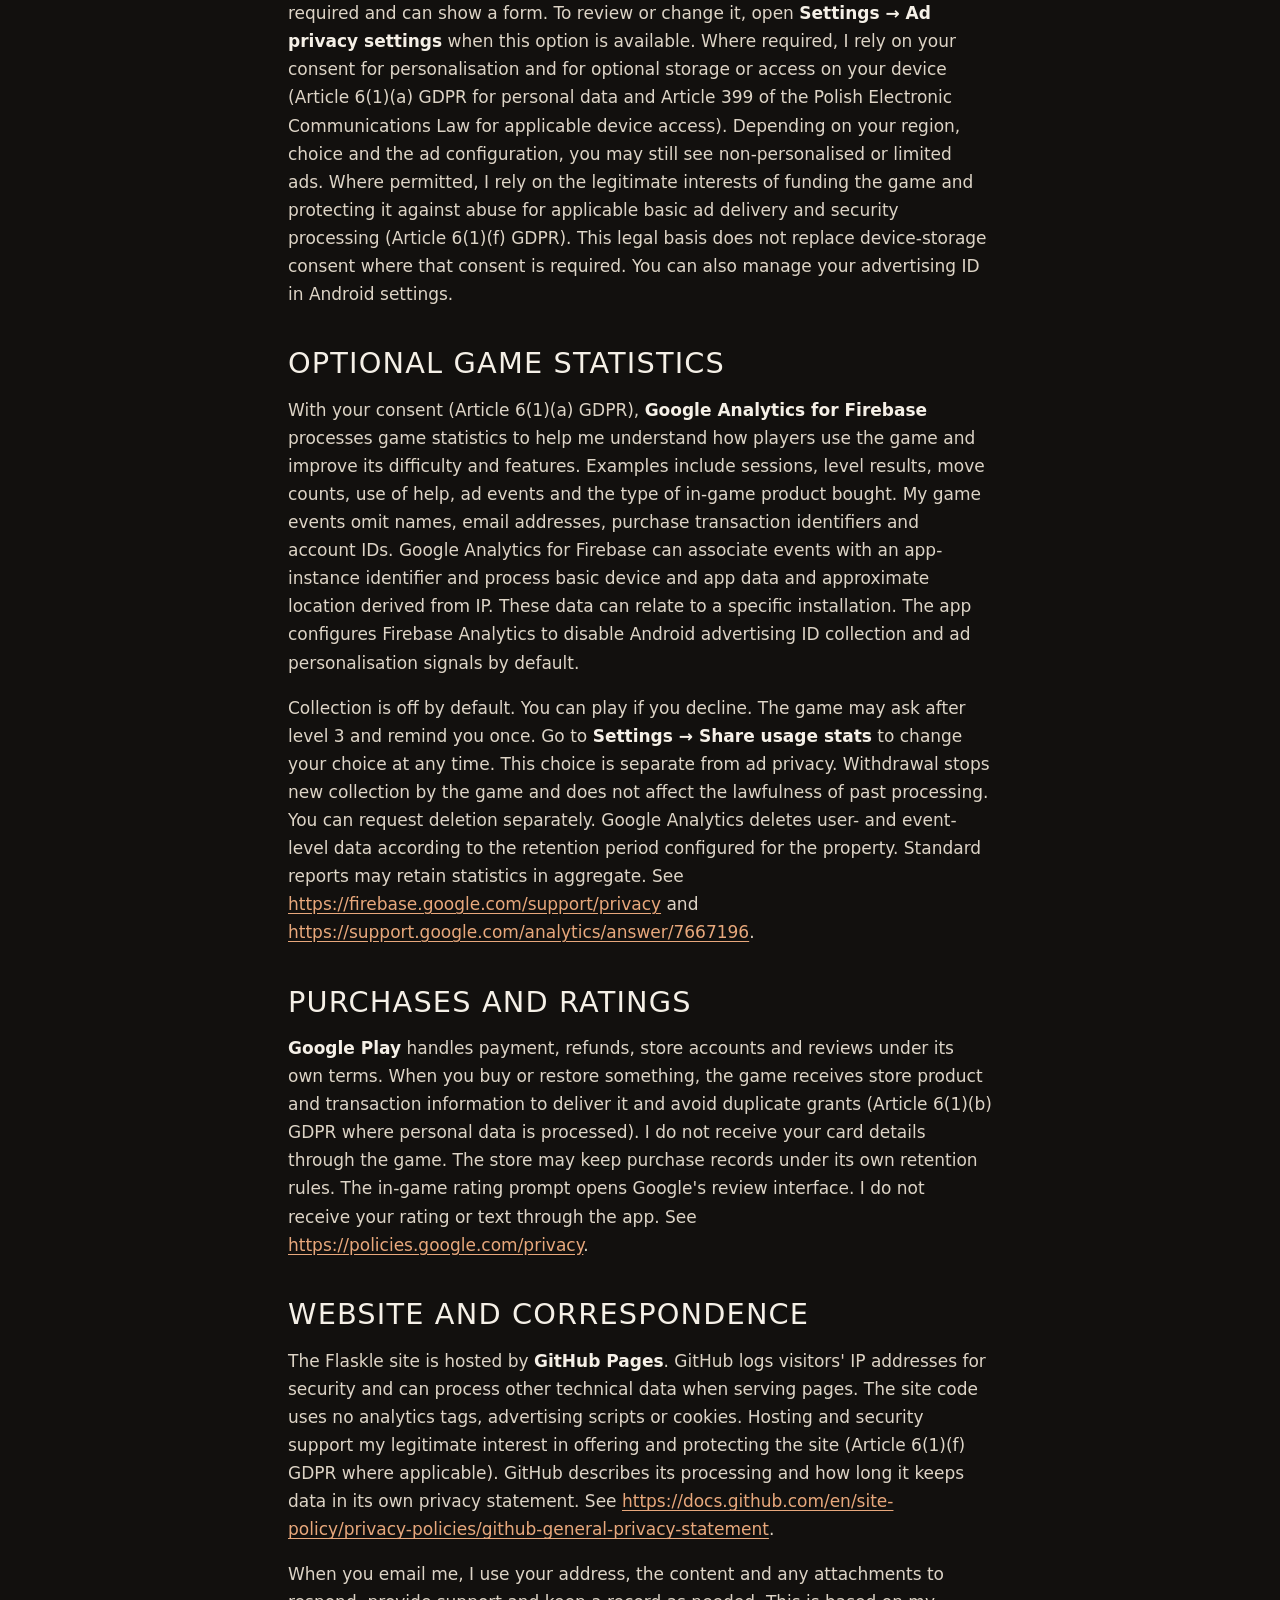
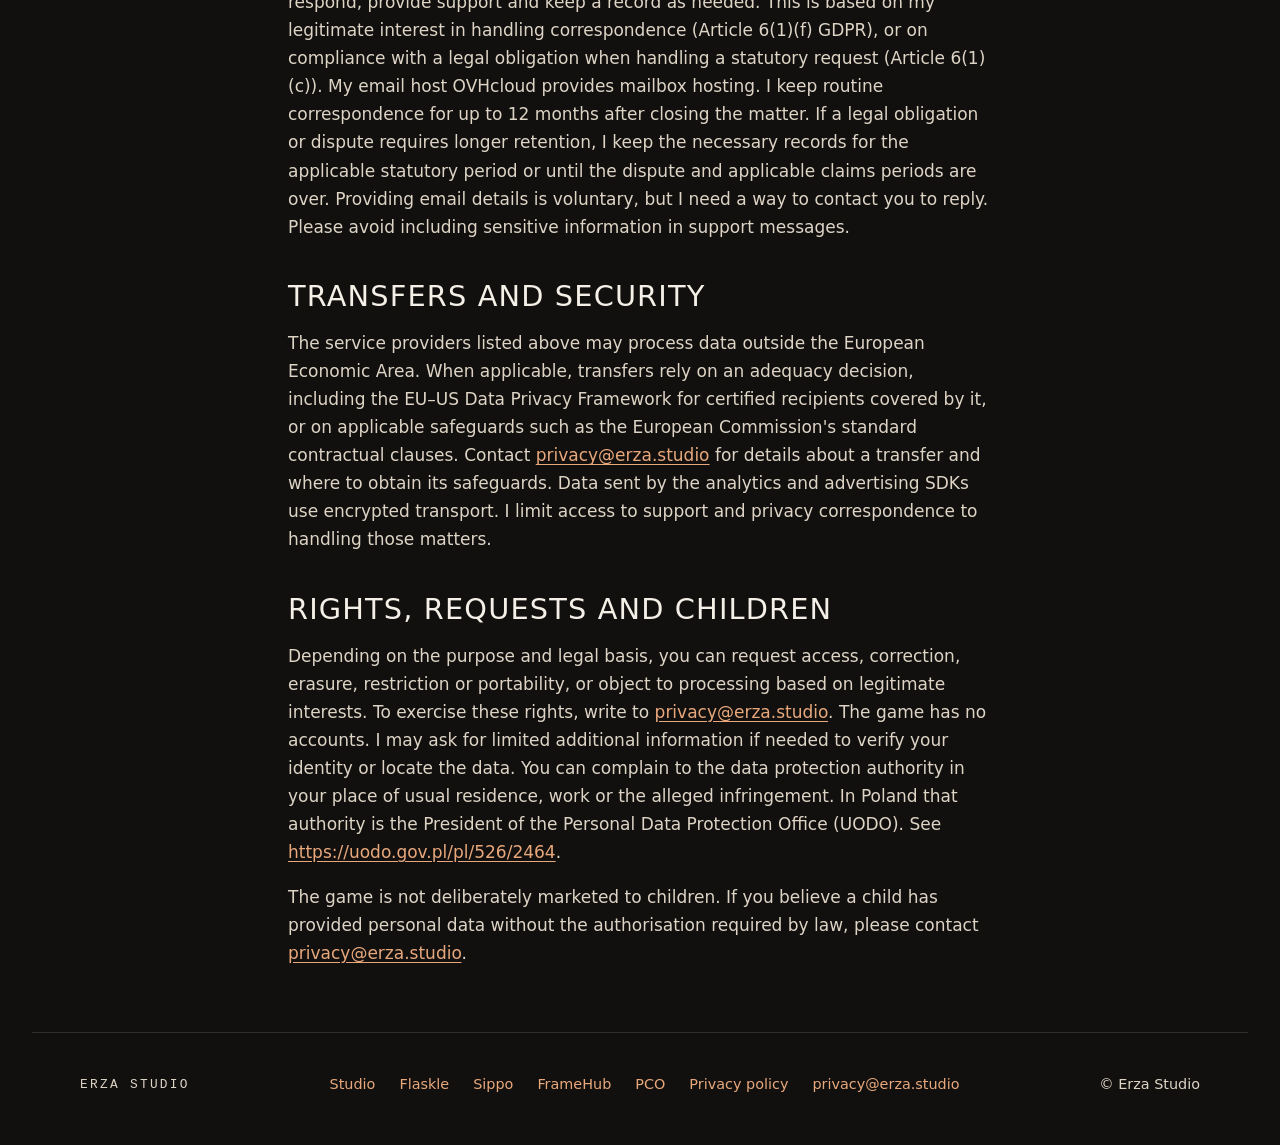
<file: sortpuzzle/privacy/index.html>
<!doctype html>
<html lang="en">
<head>
<meta charset="utf-8">
<meta name="viewport" content="width=device-width, initial-scale=1">
<title>Flaskle · Erza Studio</title>
<meta name="robots" content="noindex">
<link rel="canonical" href="https://erza.studio/flaskle/privacy/">
<meta http-equiv="refresh" content="0; url=/flaskle/privacy/">
<script>location.replace("/flaskle/privacy/" + location.hash);</script>
</head>
<body>
<p>Sort Puzzle is now called Flaskle. / Sort Puzzle nazywa się teraz Flaskle.</p>
<p><a href="/flaskle/privacy/">https://erza.studio/flaskle/privacy/</a></p>
</body>
</html>
</file>
<file: studio.css>
/* Erza Studio: cinematic dark studio page. Self-contained: system fonts only, no external requests. */
:root{
  --bg:#12100e;--ink:#f5f0e7;--muted:#c1b7a8;--line:rgba(255,244,228,.13);
  --accent:#e8a87c;--accent-ink:#24130a;--accent-glow:rgba(232,168,124,.30);
  --glass:rgba(30,27,23,.68);
  --sans:"Helvetica Neue","Segoe UI",system-ui,-apple-system,Roboto,Arial,sans-serif;
  --mono:ui-monospace,"SF Mono",Menlo,Consolas,"Liberation Mono",monospace;
  --gut:clamp(1rem,5vw,3rem);
}
*{box-sizing:border-box}
html{-webkit-text-size-adjust:100%;background:var(--bg)}
@media (prefers-reduced-motion:no-preference){html{scroll-behavior:smooth}}
body{margin:0;color:var(--ink);font:400 1.0625rem/1.65 var(--sans);background:var(--bg);overflow-x:hidden;
  background-image:linear-gradient(rgba(255,244,228,.030) 1px,transparent 1px),linear-gradient(90deg,rgba(255,244,228,.030) 1px,transparent 1px);
  background-size:64px 64px;background-attachment:fixed}
body::before{content:"";position:fixed;inset:0;z-index:-1;pointer-events:none;
  background:radial-gradient(ellipse at 45% -12%,rgba(232,168,124,.10),transparent 56%),radial-gradient(ellipse at 50% 0,transparent 0,var(--bg) 80%)}
img{max-width:100%;height:auto;display:block}
a{color:inherit}
:focus-visible{outline:2px solid var(--accent);outline-offset:3px;border-radius:4px}
.skip{position:absolute;left:-999px;top:.5rem;background:var(--accent);color:var(--accent-ink);padding:.5rem 1rem;border-radius:8px;z-index:100}
.skip:focus{left:.5rem}
.muted{color:var(--muted)}

/* language switch: spans hold both languages, CSS picks one */
html:not([data-lang=pl]) [data-l=pl]{display:none}
html[data-lang=pl] [data-l=en]{display:none}

/* type */
.label{font:500 .75rem/1.4 var(--mono);letter-spacing:.14em;text-transform:uppercase;color:var(--accent);margin:0 0 1.1rem}
h1,h2,h3{font-weight:300;text-transform:uppercase;letter-spacing:.02em;line-height:1.03;margin:0}
h1{font-size:clamp(2.1rem,9vw,4.3rem)}
h2{font-size:clamp(2.2rem,8vw,4.8rem)}
h3{font-size:clamp(1.6rem,5vw,2.4rem);font-weight:300;letter-spacing:.08em;margin-bottom:.8rem}
h1 em,h2 em{font-style:normal;color:var(--accent);font-weight:400}
.lead{font-size:clamp(1.05rem,2.4vw,1.25rem);color:var(--muted);max-width:34rem}

/* header */
.top{position:fixed;inset:0 0 auto 0;z-index:50;display:flex;align-items:center;justify-content:space-between;gap:.75rem;
  padding:.7rem var(--gut);background:linear-gradient(var(--bg),rgba(18,16,14,.0));backdrop-filter:blur(8px);-webkit-backdrop-filter:blur(8px)}
.brand{font:500 .8rem var(--mono);letter-spacing:.18em;text-decoration:none;display:flex;align-items:center;gap:.6rem;white-space:nowrap}
.dot{width:.55rem;height:.55rem;border-radius:50%;background:var(--accent);box-shadow:0 0 12px var(--accent)}
.top nav{display:flex;gap:1rem;margin-left:auto}
.top nav a{font:500 .75rem var(--mono);letter-spacing:.1em;text-decoration:none;color:var(--muted);text-transform:uppercase;padding:.4rem 0}
.top nav a:hover{color:var(--ink)}
.top nav b{color:var(--accent);font-weight:500}
.lang{display:flex;border:1px solid var(--line);border-radius:999px;overflow:hidden}
.lang button{font:500 .72rem var(--mono);letter-spacing:.08em;background:none;border:0;color:var(--muted);padding:.4rem .7rem;cursor:pointer}
.lang button[aria-pressed=true]{background:var(--accent);color:var(--accent-ink)}

/* glass + glow cards */
.glass{background:var(--glass);border:1px solid var(--line);border-radius:22px;backdrop-filter:blur(16px);-webkit-backdrop-filter:blur(16px)}
.glow{position:relative;box-shadow:0 0 0 1px rgba(255,255,255,.02),0 30px 80px -30px var(--accent-glow)}
.glow::after{content:"";position:absolute;inset:0;border-radius:inherit;pointer-events:none;opacity:0;transition:opacity .3s;
  background:radial-gradient(420px circle at var(--mx,50%) var(--my,0%),rgba(232,168,124,.16),transparent 60%)}
.glow:hover::after{opacity:1}

/* buttons */
.btn{display:inline-flex;align-items:center;gap:.6rem;padding:.85rem 1.5rem;border-radius:999px;background:var(--accent);color:var(--accent-ink);
  font:600 .9rem var(--sans);letter-spacing:.04em;text-decoration:none;box-shadow:0 0 30px -6px var(--accent-glow);transition:transform .2s,box-shadow .2s}
.btn:hover{transform:translateY(-2px);box-shadow:0 0 44px -4px var(--accent)}

/* hero */
.hero{position:relative;min-height:100vh;min-height:100svh;display:flex;align-items:center;padding:6rem var(--gut) 5rem;overflow:hidden}
#bg{position:absolute;inset:0;width:100%;height:100%;display:block}
.hero-in{position:relative;display:grid;gap:1rem;width:100%;max-width:76rem;margin:0 auto}
.hero-card{padding:clamp(1.4rem,4vw,3rem);max-width:46rem}
.hero-card .lead{margin:1.2rem 0 1.6rem}
.status{padding:1rem 1.25rem;max-width:20rem}
.status .label{margin-bottom:.5rem}
.status p{margin:0}
.st{font-size:1.15rem;font-weight:500;display:flex;align-items:center;gap:.6rem}
.pulse{width:.6rem;height:.6rem;border-radius:50%;background:var(--accent);box-shadow:0 0 0 0 var(--accent-glow);animation:pulse 2.4s infinite}
@keyframes pulse{70%{box-shadow:0 0 0 12px rgba(232,168,124,0)}100%{box-shadow:0 0 0 0 rgba(232,168,124,0)}}
.scrollhint{position:absolute;left:0;right:0;bottom:1.2rem;text-align:center;font:500 .7rem var(--mono);letter-spacing:.3em;color:var(--muted);margin:0}

/* sections */
.section{max-width:76rem;margin:0 auto;padding:clamp(3.5rem,9vw,6.5rem) var(--gut) clamp(2rem,5vw,3.5rem)}
.section h2{margin-bottom:2rem}

/* 01 work: product cards, added in v3 */
.steps{list-style:none;padding:0;margin:2rem 0 0;display:grid;gap:.9rem}
.steps li{display:flex;gap:1rem;padding:1rem 1.1rem;border:1px solid var(--line);border-radius:16px;background:rgba(13,17,26,.4);transition:opacity .4s,border-color .4s,box-shadow .4s}
.steps b{font:500 .8rem var(--mono);color:var(--accent);padding-top:.25rem}
.steps span{color:var(--ink)}

/* 02 games */
.game{display:grid;grid-template-columns:minmax(0,1fr);gap:1.5rem;padding:clamp(1.2rem,4vw,2.5rem);margin-top:.5rem}
.shots{display:flex;justify-content:center;align-items:center;gap:.6rem;padding:1rem 0}
.shots picture,.shots span.s{display:block}
.shots img{width:100%;border-radius:18px;border:1px solid var(--line);box-shadow:0 20px 50px -20px rgba(0,0,0,.8),0 0 40px -14px var(--accent-glow)}
.shot{width:clamp(5.5rem,27vw,11rem);flex:none;position:relative}
.shot:nth-child(1){transform:rotate(-5deg) translateY(.8rem)}
.shot:nth-child(2){z-index:1;width:clamp(6.5rem,32vw,13rem)}
.shot:nth-child(3){transform:rotate(5deg) translateY(.8rem)}
.tags{list-style:none;display:flex;flex-wrap:wrap;gap:.5rem;padding:0;margin:1.2rem 0}
.tags li{font:500 .75rem var(--mono);letter-spacing:.08em;text-transform:uppercase;border:1px solid var(--line);border-radius:999px;padding:.35rem .8rem;color:var(--ink)}
.tags li::before{content:"#";color:var(--accent);margin-right:.2rem}
.facts{display:grid;grid-template-columns:1fr 1fr;gap:.7rem;margin:0 0 1.6rem}
.facts div{border:1px solid var(--line);border-radius:14px;padding:.8rem 1rem;background:rgba(255,255,255,.025)}
.facts dt{font-size:1.5rem;font-weight:300;color:var(--accent);line-height:1.1}
.facts dd{margin:.15rem 0 0;font-size:.85rem;color:var(--muted)}

/* 03 contact */
.contact{text-align:left}
.mail{display:inline-block;font:300 clamp(1.3rem,5.4vw,2.6rem)/1.2 var(--sans);text-decoration:none;border-bottom:1px solid var(--accent);padding-bottom:.2rem;word-break:break-all}
.mail:hover{color:var(--accent)}

/* footer */
.foot{max-width:76rem;margin:0 auto;padding:2.5rem var(--gut) 3rem;border-top:1px solid var(--line);display:grid;gap:1rem;font-size:.9rem}
.foot nav{display:flex;flex-wrap:wrap;gap:.5rem 1.5rem}
.foot a{color:var(--muted);text-decoration:none}.foot a:hover{color:var(--ink)}
.brand-s{font:500 .8rem var(--mono);letter-spacing:.18em;margin:0}
.foot p.muted{margin:0}

/* reveal on scroll (only when JS runs and motion is allowed) */
.anim .reveal{opacity:0;transform:translateY(28px);transition:opacity .9s cubic-bezier(.2,.7,.2,1),transform .9s cubic-bezier(.2,.7,.2,1)}
.anim .reveal.in{opacity:1;transform:none}
.anim .reveal:nth-child(2){transition-delay:.08s}
.anim .reveal:nth-child(3){transition-delay:.16s}


@media (min-width:860px){
  .hero-in{grid-template-columns:1fr auto;align-items:end}
  .status{justify-self:end;align-self:start;margin-top:-1rem}
  .game{grid-template-columns:minmax(0,1.05fr) minmax(0,1fr);align-items:center;gap:3rem}
  .shot{width:clamp(6.5rem,11vw,9.5rem)}
  .shot:nth-child(2){width:clamp(7.5rem,13vw,11.5rem)}
  .shots{padding-right:.5rem}
  .foot{grid-template-columns:auto 1fr auto;align-items:center;gap:2rem}
  .foot nav{justify-content:center}
}

/* sub pages (game page, privacy policy) */
.sub main{padding-top:4.5rem}
.sub .top nav a{white-space:nowrap}
@media (max-width:819px){.sub .top nav{display:none}.sub .top{justify-content:space-between}}
.gp-hero{max-width:76rem;margin:0 auto;padding:clamp(1.5rem,5vw,4rem) var(--gut) 2rem;display:grid;grid-template-columns:minmax(0,1fr);gap:2rem;align-items:center}
.gp-card{padding:clamp(1.4rem,4vw,3rem)}
.gp-card h1{font-size:clamp(3rem,13vw,6.4rem);margin-bottom:1.2rem}
.buttons{display:flex;flex-wrap:wrap;gap:.7rem;margin-top:1.4rem}
.btn.ghost{background:transparent;color:var(--muted);border:1px dashed rgba(255,255,255,.28);box-shadow:none;cursor:default;font-weight:500}
.btn.ghost:hover{transform:none;box-shadow:none}
.btn.ghost-link{background:transparent;color:var(--ink);border:1px solid var(--line);box-shadow:none}
.btn.ghost-link:hover{border-color:var(--accent);box-shadow:0 0 30px -10px var(--accent)}
.gallery{display:flex;gap:1rem;overflow-x:auto;scroll-snap-type:x mandatory;padding:1.2rem .3rem 1.6rem;margin:0 calc(var(--gut)*-1);padding-inline:var(--gut);scrollbar-width:thin;scrollbar-color:var(--accent) transparent}
.gshot{flex:none;width:min(62vw,15rem);scroll-snap-align:center}
.gshot img{width:100%;border-radius:20px;border:1px solid var(--line);box-shadow:0 24px 60px -24px rgba(0,0,0,.9),0 0 46px -14px var(--accent-glow)}
.feats{list-style:none;padding:0;margin:0;display:grid;grid-template-columns:minmax(0,1fr);gap:1rem}
.feat{padding:1.3rem 1.4rem}
.feat .label{margin-bottom:.6rem}
.feat h3{font-size:1.25rem;letter-spacing:.06em;margin-bottom:.6rem}
.feat p:last-child{margin:0;color:var(--muted)}
.fair{padding:clamp(1.3rem,4vw,2.4rem);max-width:46rem}
.fair .lead{margin:0;color:var(--ink);max-width:none}
.contact .btn{margin-top:.4rem}
@media (min-width:860px){
  .gp-hero{grid-template-columns:minmax(0,1fr) minmax(0,1.15fr);gap:3rem}
  .gallery{margin:0;padding-inline:.3rem 3rem;-webkit-mask-image:linear-gradient(90deg,#000 88%,transparent);mask-image:linear-gradient(90deg,#000 88%,transparent)}
  .gshot{width:clamp(9rem,15vw,12.5rem)}
  .gshot:nth-child(odd){transform:translateY(1.2rem)}
  .feats{grid-template-columns:repeat(3,minmax(0,1fr))}
}
.anim .reveal.feat:nth-child(3n+2){transition-delay:.08s}
.anim .reveal.feat:nth-child(3n){transition-delay:.16s}

/* Privacy policy */
.prose-page main{max-width:50rem;margin:0 auto;padding:6rem var(--gut) 3rem}
.prose-page h1{font-size:clamp(1.9rem,6.5vw,3.2rem);margin-bottom:1rem}
.prose-page h2{font-size:clamp(1.3rem,3.4vw,1.8rem);font-weight:300;margin:2.6rem 0 .8rem;letter-spacing:.04em;color:var(--ink)}
.prose-page section{margin-top:1.5rem}
.prose-page p,.prose-page li{color:#ddd4c6}
.prose-page strong{color:var(--ink);font-weight:600}
.prose-page a{color:var(--accent);text-underline-offset:3px;overflow-wrap:anywhere}
html:not(.js) .prose-page .policy-language[data-l=pl]{display:block}
.prose-page ul{padding-left:1.2rem}
.prose-page .langs a{display:inline-block;margin-right:.6rem;padding:.35rem .9rem;border:1px solid var(--line);border-radius:999px;text-decoration:none;font:500 .75rem var(--mono);letter-spacing:.08em;text-transform:uppercase;color:var(--ink)}
.prose-page .langs a:hover{border-color:var(--accent)}
.prose-page mark{background:rgba(247,201,72,.18);color:#f7d77a;padding:0 .3em;border-radius:4px}
.prose-page .draft{border:1px solid rgba(247,201,72,.5);background:rgba(247,201,72,.07);border-radius:16px;padding:1rem 1.2rem;margin:1.2rem 0;color:var(--ink)}
.prose-page table{border-collapse:collapse;width:100%;font-size:.92rem;display:block;overflow-x:auto;margin:1rem 0}
.prose-page th,.prose-page td{border:1px solid var(--line);padding:.55rem .7rem;text-align:left;vertical-align:top}
.prose-page th{background:rgba(255,255,255,.04);font:500 .75rem var(--mono);letter-spacing:.08em;text-transform:uppercase;color:var(--accent)}
.prose-page section{scroll-margin-top:5rem}
/* open-source apps: studio cards, app pages */
.st2{margin-top:.9rem}
.status p.st2+p{margin-top:.1rem}
.hero-card .buttons{margin-top:1.2rem}
.oss-grid{display:grid;grid-template-columns:minmax(0,1fr);gap:1.2rem;margin:2rem 0 1.5rem}
.app{padding:1.2rem;display:flex;flex-direction:column;gap:.2rem}
.app .app-shot{display:block;margin-bottom:1rem;border-radius:14px;overflow:hidden;border:1px solid var(--line);background:#14110e}
.app .app-shot img{width:100%;height:auto;transition:transform .6s}
.app:hover .app-shot img{transform:scale(1.03)}
.app h3{font-size:1.4rem;margin:.1rem 0 .6rem}
.app p{color:var(--muted);margin:0 0 .8rem}
.app .label{margin-bottom:.5rem}
.app .buttons{margin-top:auto;padding-top:.5rem}
.chips{list-style:none;display:flex;flex-wrap:wrap;gap:.4rem;padding:0;margin:.2rem 0 .6rem}
.chips li{font:500 .72rem var(--mono);letter-spacing:.06em;border:1px solid var(--line);border-radius:8px;padding:.25rem .6rem;color:var(--ink);background:rgba(255,255,255,.03)}
.app-h1{font-size:clamp(2.2rem,8.5vw,3.6rem)!important;overflow-wrap:anywhere}
.gallery.wide{align-items:center;flex-wrap:nowrap}
.wshot{flex:none;width:min(88vw,34rem);scroll-snap-align:center}
.wshot img{width:100%;border-radius:12px;border:1px solid var(--line);box-shadow:0 24px 60px -24px rgba(0,0,0,.9),0 0 46px -14px var(--accent-glow)}
.app-right{min-width:0}
.shotnote{font:500 .72rem var(--mono);letter-spacing:.04em;color:var(--muted);margin:.2rem .3rem 0}
.notes .feat h3{font-size:1.1rem}
.instsel{list-style:none;padding:0;margin:1.5rem 0;display:grid;gap:.8rem;max-width:46rem}
.instsel li{display:flex;gap:1rem;padding:1rem 1.2rem;border:1px solid var(--line);border-radius:16px;background:rgba(13,17,26,.5)}
.instsel b{font:500 .8rem var(--mono);color:var(--accent);padding-top:.3rem}
.instsel span{overflow-wrap:anywhere}
@media (min-width:860px){
  .oss-grid{grid-template-columns:repeat(2,minmax(0,1fr))}
  .app-hero{grid-template-columns:minmax(0,.8fr) minmax(0,1.2fr)}
  .app-h1{font-size:clamp(2.2rem,3.7vw,3.6rem)!important}
  .gallery.wide{margin:0;padding-inline:.3rem 3rem}
  .wshot{width:clamp(24rem,44vw,42rem)}
  .notes{grid-template-columns:repeat(2,minmax(0,1fr))}
}

@media (prefers-reduced-motion:reduce){
  *,*::before,*::after{animation:none!important;transition:none!important}
  .glow::after{display:none}
}

/* studio page: projects grid, project list in the hero */
.plist{list-style:none;margin:0;padding:0;display:grid;gap:.7rem}
.plist li{display:grid;grid-template-columns:auto 1fr;column-gap:.7rem;align-items:center}
.plist b{font-weight:500}
.plist em{grid-column:2;font-style:normal;color:var(--muted);font-size:.9rem}
.pd{width:.6rem;height:.6rem;border-radius:50%;border:1.5px solid var(--accent)}
.status{max-width:24rem}
.proj-grid{display:grid;grid-template-columns:minmax(0,1fr);gap:1.2rem;margin:2rem 0 1.5rem}
.app-shot.phones{display:flex;justify-content:center;align-items:flex-end;gap:.6rem;aspect-ratio:16/10;background:radial-gradient(ellipse at 50% 120%,rgba(196,132,100,.40),#14110e 70%);padding:1rem 1rem 0}
.app-shot.phones img{width:auto;height:92%;border-radius:12px 12px 0 0;border:1px solid var(--line);border-bottom:0}
.app-shot.phones img:nth-of-type(odd){transform:translateY(8%)}
.app-shot:not(.phones){aspect-ratio:16/10}
.app-shot:not(.phones) img{height:100%;object-fit:cover;object-position:top left}
@media (min-width:1080px){.proj-grid{grid-template-columns:repeat(3,minmax(0,1fr))}}
@media (min-width:640px) and (max-width:1079px){.proj-grid{grid-template-columns:repeat(2,minmax(0,1fr))}}

/* studio page: compact "on the side" section */
.h-sm{font-size:clamp(1.8rem,5.5vw,3.2rem)!important}
.side .lead{margin-bottom:1.4rem}
.side-grid{display:grid;grid-template-columns:minmax(0,1fr);gap:1rem;margin:0 0 1.5rem}
.side-card{display:flex;flex-direction:column;gap:.5rem;padding:1.3rem 1.4rem;text-decoration:none}
.side-card .label{margin:0}
.side-card b{font-size:1.3rem;font-weight:400;letter-spacing:.02em}
.side-card span:not(.label){color:var(--muted)}
.side-card em{font-style:normal;color:var(--accent);font:500 .8rem var(--mono);letter-spacing:.08em;text-transform:uppercase;margin-top:.3rem}
@media (min-width:760px){.side-grid{grid-template-columns:repeat(2,minmax(0,1fr))}}

/* ===== v2: shared navigation, app pages (feature tour, lightbox, compare), 404 ===== */
.top nav a[aria-current=page]{color:var(--ink);box-shadow:inset 0 -2px 0 var(--accent)}
.sub .top nav{gap:1.2rem}
.foot nav a[aria-current=page]{color:var(--ink)}

/* framed app screenshot (desktop window) */
.frame{position:relative;display:block;width:100%;padding:0;border:1px solid var(--line);border-radius:14px;overflow:hidden;background:#14110e;
  box-shadow:0 30px 80px -30px rgba(0,0,0,.9),0 0 60px -18px var(--accent-glow);cursor:zoom-in;transition:transform .35s cubic-bezier(.2,.7,.2,1),border-color .3s}
.frame img{width:100%;height:auto}
.frame:hover{transform:translateY(-3px);border-color:rgba(232,168,124,.45)}
.frame::after{content:"⤢";position:absolute;right:.7rem;bottom:.7rem;width:2rem;height:2rem;display:grid;place-items:center;border-radius:50%;
  background:rgba(18,16,14,.75);border:1px solid var(--line);color:var(--ink);font-size:.95rem;opacity:0;transition:opacity .25s}
.frame:hover::after,.frame:focus-visible::after{opacity:1}
.app-hero .frame{transform:perspective(1600px) rotateY(-4deg) rotateX(1deg)}
.app-hero .frame:hover{transform:perspective(1600px) rotateY(-1deg) translateY(-3px)}
@media (max-width:859px){.app-hero .frame,.app-hero .frame:hover{transform:none}}

/* "what's new" strip */
.news{display:grid;grid-template-columns:minmax(0,1fr);gap:.8rem;margin:1.5rem 0 0}
.news li{list-style:none;padding:1rem 1.1rem;border:1px solid var(--line);border-radius:16px;background:rgba(13,17,26,.5)}
.news b{display:block;font-weight:500;margin-bottom:.25rem}
.news span{color:var(--muted);font-size:.95rem}
.news{padding:0}
@media (min-width:700px){.news{grid-template-columns:repeat(2,minmax(0,1fr))}}
@media (min-width:1080px){.news{grid-template-columns:repeat(4,minmax(0,1fr))}}

/* feature tour: alternating screenshot + copy */
.tour{display:grid;gap:clamp(3rem,8vw,6rem);margin-top:1rem}
.tour-row{display:grid;grid-template-columns:minmax(0,1fr);gap:1.6rem;align-items:center}
.tour-row h3{font-size:clamp(1.4rem,3.4vw,2rem);letter-spacing:.05em}
.tour-row p{color:var(--muted);margin:0 0 1rem;max-width:34rem}
.ticks{list-style:none;padding:0;margin:0;display:grid;gap:.55rem;max-width:34rem}
.ticks li{position:relative;padding-left:1.6rem}
.ticks li::before{content:"";position:absolute;left:.15rem;top:.55em;width:.55rem;height:.55rem;border-radius:2px;background:var(--accent);box-shadow:0 0 10px var(--accent-glow);transform:rotate(45deg)}
.tour-row .label{margin-bottom:.7rem}
@media (min-width:860px){
  .tour-row{grid-template-columns:minmax(0,1.35fr) minmax(0,1fr);gap:3.5rem}
  .tour-row:nth-child(even) .tour-shot{order:2}
}

/* Affinity vs CPU Sets */
.cmp{display:grid;grid-template-columns:minmax(0,1fr);gap:1rem}
.cmp .glass{padding:1.4rem 1.5rem}
.cmp h3{font-size:1.5rem;letter-spacing:.06em}
.cmp dl{margin:0;display:grid;gap:.7rem}
.cmp dt{font:500 .72rem var(--mono);letter-spacing:.1em;text-transform:uppercase;color:var(--accent)}
.cmp dd{margin:.1rem 0 0;color:var(--muted)}
.cmp-note{max-width:46rem;margin:1.2rem 0 0;color:var(--muted);font-size:.95rem;border-left:2px solid var(--accent);padding-left:1rem}
@media (min-width:760px){.cmp{grid-template-columns:repeat(2,minmax(0,1fr))}}

/* checksum */
.sha{display:block;margin-top:.4rem;font:500 .74rem/1.5 var(--mono);color:var(--muted);overflow-wrap:anywhere;letter-spacing:.02em}

/* lightbox */
.lb{border:0;padding:0;background:transparent;max-width:min(96vw,1600px);max-height:94vh;width:auto;overflow:visible}
.lb::backdrop{background:rgba(3,4,8,.86);backdrop-filter:blur(6px);-webkit-backdrop-filter:blur(6px)}
.lb img{max-width:min(96vw,1600px);max-height:86vh;width:auto;height:auto;border-radius:12px;border:1px solid var(--line);box-shadow:0 30px 90px -20px #000}
.lb p{margin:.7rem 0 0;text-align:center;color:var(--muted);font:500 .8rem var(--mono);letter-spacing:.04em}
.lb button{position:absolute;top:-.9rem;right:-.9rem;width:2.4rem;height:2.4rem;border-radius:50%;border:1px solid var(--line);background:var(--bg);color:var(--ink);font-size:1.1rem;cursor:pointer}
.lb button:hover{border-color:var(--accent)}

/* studio page: tool cards with a screenshot */
.side-card .thumb{display:block;border-radius:12px;overflow:hidden;border:1px solid var(--line);margin:-.2rem -.2rem .6rem;aspect-ratio:16/9;background:#14110e}
.side-card .thumb img{width:100%;height:100%;object-fit:cover;object-position:top left;transition:transform .6s}
.side-card:hover .thumb img{transform:scale(1.03)}

/* 404 */
.nf{min-height:70vh;display:grid;align-content:center;max-width:46rem;margin:0 auto;padding:6rem var(--gut) 3rem}
.nf h1{font-size:clamp(4rem,20vw,9rem);color:var(--accent);margin-bottom:.5rem}
.wshot .frame{border-radius:12px}
.wshot .frame img{border:0;border-radius:0;box-shadow:none}
/* v2 tweaks */
.lb{max-width:min(96vw,1280px)}
.lb img{max-width:min(96vw,1280px)}
@media (min-width:860px){
  .tour-row:nth-child(even){grid-template-columns:minmax(0,1fr) minmax(0,1.35fr)}
  .app-hero{grid-template-columns:minmax(0,.72fr) minmax(0,1.28fr);gap:2.5rem}
  .app-hero .gp-card{padding:clamp(1.4rem,2.6vw,2.4rem)}
}

/* ===== v3: studio work grid, phone frames, compact status ===== */
.hero-card .lead{max-width:38rem}
.hero-actions{display:flex;flex-wrap:wrap;gap:.7rem;margin-top:1.5rem}
.status .plist{gap:.6rem;margin:.25rem 0 0}
.status .plist li{grid-template-columns:auto minmax(0,1fr);column-gap:.55rem;align-items:start}
.status .plist b{font-size:.95rem;font-weight:500;line-height:1.3}
.status .plist em{grid-column:2;font-size:.8rem;line-height:1.35}
.status .plist a{text-decoration:none}
.status .plist a:hover b{color:var(--accent)}
.status .pd{margin-top:.35rem}
.status .pd.soon{border-color:rgba(255,255,255,.35);opacity:.75}

.work-grid{display:grid;grid-template-columns:minmax(0,1fr);gap:1.2rem;margin-top:1.6rem}
.product{display:flex;flex-direction:column;overflow:hidden;padding:1rem 1rem 1.4rem;color:inherit;text-decoration:none}
.product-visual{display:block;border-radius:16px;padding:1.1rem .6rem 0;overflow:hidden;
  background:radial-gradient(ellipse at 50% 118%,rgba(232,168,124,.24),rgba(18,14,10,.65) 64%)}
.product:nth-child(2) .product-visual{background:radial-gradient(ellipse at 50% 118%,rgba(205,138,108,.22),rgba(18,14,10,.65) 64%)}
.fan{display:flex;justify-content:center;align-items:flex-end;gap:clamp(.35rem,1.2vw,.7rem);min-height:14rem}
.fan .phone{width:31%}
.fan .phone:nth-child(1){transform:rotate(-4deg) translateY(.55rem)}
.fan .phone:nth-child(2){width:36%;z-index:1;transform:translateY(-.4rem)}
.fan .phone:nth-child(3){transform:rotate(4deg) translateY(.55rem)}
.phone{position:relative;flex:none;border:1px solid rgba(255,244,228,.18);border-radius:1.7rem;padding:.35rem;
  background:linear-gradient(150deg,#2d2821,#0c0a08);box-shadow:0 22px 50px -24px #000,0 0 38px -18px var(--accent-glow);
  transition:transform .45s cubic-bezier(.2,.7,.2,1),box-shadow .45s}
.phone img{width:100%;height:auto;border:0;border-radius:1.35rem;box-shadow:none;background:#14110e}
.product:hover .fan .phone:nth-child(1){transform:rotate(-5deg) translateY(.15rem)}
.product:hover .fan .phone:nth-child(2){transform:translateY(-.65rem)}
.product:hover .fan .phone:nth-child(3){transform:rotate(5deg) translateY(.15rem)}
.product-body{display:flex;flex:1;flex-direction:column;padding:1.3rem .5rem 0}
.product-body .label{margin-bottom:.5rem}
.product h3{font-size:clamp(1.6rem,4vw,2.1rem);letter-spacing:.06em;margin:0 0 .7rem}
.product p{color:var(--muted);margin:0 0 1rem}
.product .chips{margin:.1rem 0 1.2rem}
.product-links{display:flex;flex-wrap:wrap;gap:.6rem;margin-top:auto}

.tour-shot .phone{max-width:20rem;margin:0 auto}
.frame.phone{overflow:hidden;border-radius:1.7rem;padding:.35rem;background:linear-gradient(150deg,#232b3b,#090c12);cursor:zoom-in}
.frame.phone::after{right:.55rem;bottom:.55rem}
.frame.phone img{border-radius:1.35rem}
.gallery .gshot{width:min(62vw,16.5rem)}
.gshot .phone{width:100%}
.gallery .frame.phone{box-shadow:0 26px 60px -26px #000,0 0 44px -16px var(--accent-glow)}
.app-hero .hero-phones .fan{min-height:0;padding:0}
.app-hero .hero-phones .phone{width:30%}
.app-hero .hero-phones .phone:nth-child(2){width:36%}
.soon{display:flex;flex-wrap:wrap;gap:.6rem;margin-top:1rem}
.note{font-size:.9rem;color:var(--muted);margin-top:1rem}

@media (max-width:540px){
  .fan .phone:nth-child(3){display:none}
  .fan .phone{width:39%}
  .fan .phone:nth-child(2){width:45%}
}
@media (min-width:900px){
  .work-grid{grid-template-columns:repeat(2,minmax(0,1fr))}
}
.tour-shot .phone{max-width:23rem}
.app-hero .app-right>.frame.phone{max-width:23rem;margin:0 auto}
.gallery.all{justify-content:flex-start;margin:0;padding-inline:0;-webkit-mask-image:none;mask-image:none}
.gallery.all .gshot{width:clamp(8.5rem,14vw,11.5rem)}

/* anchors under the fixed header */
section[id]{scroll-margin-top:5.5rem}

/* app icon beside a page title */
.app-title{display:flex;align-items:center;gap:1rem;margin-bottom:1rem}
.app-title .app-icon{width:4.25rem;height:4.25rem;border-radius:1.15rem;flex:none;border:1px solid rgba(255,255,255,.18);box-shadow:0 14px 34px -16px #000}
.app-title h1{margin:0}
@media (max-width:540px){.app-title .app-icon{width:3.4rem;height:3.4rem;border-radius:.95rem}}

@media (min-width:860px){.gallery.all{justify-content:center}}
.swipe-hint{display:none}
@media (max-width:859px){.swipe-hint{display:block}}
@media (max-width:540px){
  .app-hero .hero-phones .phone{width:39%}
  .app-hero .hero-phones .phone:nth-child(2){width:45%}
}

::selection{background:var(--accent);color:var(--accent-ink)}

@media (max-width:719px){
  .top nav a>span{position:absolute;width:1px;height:1px;padding:0;margin:-1px;overflow:hidden;clip:rect(0 0 0 0);white-space:nowrap;border:0}
}

/* ===== v4: project carousel (2 items = pair, 3+ = subtle carousel) ===== */
.carousel{position:relative}
.carousel::after{content:"";position:absolute;top:0;right:0;width:100px;height:calc(100% - 4rem);pointer-events:none;background:linear-gradient(90deg,transparent,var(--bg) 88%);opacity:0;transition:opacity .3s}
.carousel.is-scrollable::after{opacity:1}
.carousel-track{position:relative;display:flex;gap:1.2rem;overflow-x:auto;scroll-snap-type:x mandatory;scrollbar-width:none;padding:.15rem .15rem .4rem}
.carousel-track::-webkit-scrollbar{display:none}
.carousel-card{flex:0 0 calc(45% - .6rem);scroll-snap-align:start;transition:opacity .4s,transform .4s}
.carousel.is-pair .carousel-track{display:grid;grid-template-columns:repeat(2,minmax(0,1fr));overflow:visible}
.carousel.is-pair .carousel-card{flex:1 1 auto}
.carousel.is-single .carousel-track{display:block;overflow:visible}
.carousel.is-single .carousel-card{width:100%}
.carousel.is-scrollable .carousel-card{opacity:.55;transform:scale(.985)}
.carousel.is-scrollable .carousel-card.is-active{opacity:1;transform:none}
.carousel-controls{display:none;align-items:center;justify-content:center;gap:1rem;margin-top:1.1rem}
.carousel.is-scrollable .carousel-controls{display:flex}
.carousel-arrow{width:2.4rem;height:2.4rem;padding:0;border-radius:50%;border:1px solid var(--line);background:rgba(255,244,228,.04);color:var(--ink);font:400 1rem var(--sans);cursor:pointer}
.carousel-arrow:hover{border-color:var(--accent);color:var(--accent)}
.carousel-dots{display:flex;align-items:center;gap:.75rem}
.carousel-dot{position:relative;width:1.75rem;height:1.75rem;padding:0;border:0;border-radius:50%;background:transparent;cursor:pointer}
.carousel-dot::before{content:"";position:absolute;top:50%;left:50%;width:.5rem;height:.5rem;border-radius:50%;background:rgba(255,244,228,.30);transform:translate(-50%,-50%)}
.carousel-dot[aria-current=true]::before{background:var(--accent);box-shadow:0 0 10px var(--accent-glow)}
.carousel-note{margin:1.1rem 0 0;color:var(--muted);font-size:.95rem}
.carousel-note a{color:var(--accent);text-underline-offset:3px}
.product-visual.desk{padding:1.1rem;display:flex;align-items:center;justify-content:center;background:radial-gradient(ellipse at 50% 118%,rgba(232,168,124,.14),rgba(18,14,10,.65) 64%)}
.product-visual.desk img{width:100%;height:auto;border-radius:12px;border:1px solid var(--line);box-shadow:0 18px 44px -22px #000}
@media (max-width:900px){
  .carousel-track{gap:.9rem}
  .carousel-card{flex-basis:100%}
  .carousel.is-pair .carousel-track{grid-template-columns:minmax(0,1fr);gap:1rem}
  .carousel::after{display:none}
}
.carousel.is-scrollable .carousel-card:not(.is-active) .product-body{opacity:0;visibility:hidden;transition:opacity .3s}
@media (max-width:900px){
  .carousel{display:flex;flex-direction:column}
  .carousel-track{order:2}
  .carousel-controls{order:1;margin:0 0 .9rem}
}
.work .carousel{margin-top:1.6rem}
.status-more{margin-top:1.1rem;padding-top:1rem;border-top:1px solid var(--line)}
.status-more .label{margin:0 0 .6rem;font-size:.68rem;color:var(--muted);letter-spacing:.12em}
.status-more .plist{gap:.5rem}
.status-more .plist li{column-gap:.55rem;align-items:start}
.status-more .plist .pd{width:.4rem;height:.4rem;margin-top:.4rem;border-color:rgba(255,244,228,.22)}
.status-more .plist b{font-size:.82rem;font-weight:400;color:var(--muted)}
.status-more .plist em{font-size:.7rem;color:rgba(193,183,168,.72);margin-top:.1rem}
.status-more a{text-decoration:none}
.status-more a:hover b{color:var(--accent)}
</file>
